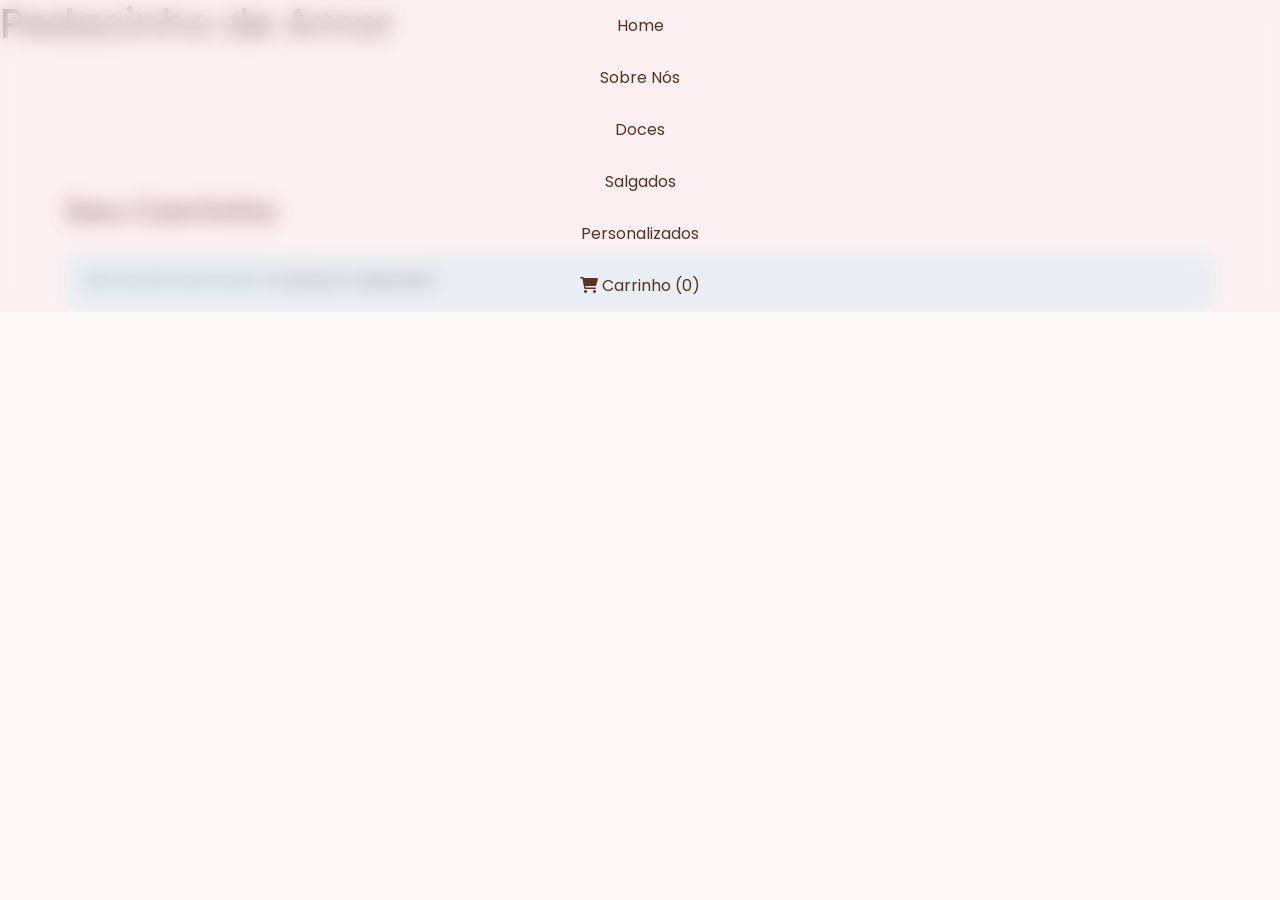
<file: carrinho.html>
<!DOCTYPE html>
<html lang="pt-br">
<head>
    <meta charset="UTF-8">
    <meta name="viewport" content="width=device-width, initial-scale=1.0">
    <title>Carrinho - Pedacinho de Amor</title>
    <link rel="stylesheet" href="css_pda/bootstrap/css/bootstrap.min.css">
    <link rel="stylesheet" href="css_pda/style_pda.css">
    <link rel="stylesheet" href="https://cdnjs.cloudflare.com/ajax/libs/font-awesome/6.0.0/css/all.min.css">
</head>
<body>
    <header>
        <h1>Pedacinho de Amor</h1>
        <nav>
            <ul>
                <li><a href="index.php">Home</a></li>
                <li><a href="sobrenos.html">Sobre Nós</a></li>
                <li><a href="doces.html">Doces</a></li>
                <li><a href="salgados.html">Salgados</a></li>
                <li><a href="personalizados.html">Personalizados</a></li>
                <li><a href="carrinho.html" class="active"><i class="fas fa-shopping-cart"></i> Carrinho (<span id="cart-count">0</span>)</a></li>
            </ul>
        </nav>
    </header>

    <div class="container">
        <h2 class="my-4">Seu Carrinho</h2>

        <div id="cart-content">
            <!-- Conteúdo do carrinho será inserido aqui via JavaScript -->
        </div>
    </div>

    <script>
        // Dados dos produtos - deve ser o mesmo que em doces.html
        const products = [
            {
                id: 1,
                nome: "Mini Vulcão de Ninho com Nutella",
                descricao: "Delicioso mini vulcão recheado",
                preco: 30.00,
                imagem: "imagens/doce1.webp",
                disponivel: true,
                categoria: "brownie"
            },
            {
                id: 2,
                nome: "Brownie de Nutella",
                descricao: "Brownie macio com cobertura de nutella",
                preco: 15.00,
                imagem: "imagens/doce2.webp",
                disponivel: true,
                categoria: "brownie"
            },
            {
                id: 3,
                nome: "Cookie Recheado de Doce de Leite",
                descricao: "Cookie crocante por fora, cremoso por dentro",
                preco: 12.00,
                imagem: "imagens/doce1.webp",
                disponivel: false,
                categoria: "outros"
            },
            {
                id: 4,
                nome: "Camafeu",
                descricao: "Doce tradicional brasileiro",
                preco: 10.00,
                imagem: "imagens/doce3.webp",
                disponivel: true,
                categoria: "cones"
            },
            {
                id: 5,
                nome: "Torta de Frango com Cream Cheese",
                descricao: "Torta salgada leve e deliciosa",
                preco: 13.00,
                imagem: "imagens/doce3.webp",
                disponivel: true,
                categoria: "tortas"
            }
        ];

        // Função para obter o carrinho do localStorage
        function getCart() {
            return JSON.parse(localStorage.getItem('cart')) || {};
        }

        // Função para salvar o carrinho no localStorage
        function saveCart(cart) {
            localStorage.setItem('cart', JSON.stringify(cart));
            updateCartCount();
            renderCart();
        }

        // Função para atualizar a contagem do carrinho no header
        function updateCartCount() {
            const cart = getCart();
            const count = Object.values(cart).reduce((sum, qty) => sum + qty, 0);
            document.getElementById('cart-count').textContent = count;
        }

        // Função para obter produto por ID
        function getProductById(id) {
            return products.find(p => p.id === parseInt(id));
        }

        // Função para atualizar quantidade de um item
        function updateQuantity(productId, newQuantity) {
            const cart = getCart();
            if (newQuantity <= 0) {
                delete cart[productId];
            } else {
                cart[productId] = newQuantity;
            }
            saveCart(cart);
        }

        // Função para remover item do carrinho
        function removeItem(productId) {
            const cart = getCart();
            delete cart[productId];
            saveCart(cart);
        }

        // Função para limpar itens indisponíveis
        function clearUnavailableItems() {
            const cart = getCart();
            const newCart = {};
            for (const [productId, qty] of Object.entries(cart)) {
                const product = getProductById(productId);
                if (product && product.disponivel) {
                    newCart[productId] = qty;
                }
            }
            saveCart(newCart);
        }

        // Função para renderizar o carrinho
        function renderCart() {
            const cart = getCart();
            const container = document.getElementById('cart-content');

            if (Object.keys(cart).length === 0) {
                container.innerHTML = '<div class="alert alert-info">Seu carrinho está vazio. <a href="doces.html">Continuar comprando</a></div>';
                return;
            }

            const availableItems = [];
            const unavailableItems = [];
            let totalItems = 0;
            let totalPrice = 0;

            for (const [productId, qty] of Object.entries(cart)) {
                const product = getProductById(productId);
                if (!product) continue;

                const item = { ...product, quantity: qty, subtotal: product.preco * qty };

                if (product.disponivel) {
                    availableItems.push(item);
                    totalItems += qty;
                    totalPrice += item.subtotal;
                } else {
                    unavailableItems.push(item);
                }
            }

            const frete = totalPrice > 0 ? 12.28 : 0;
            const totalFinal = totalPrice + frete;

            let html = '<div class="cart">';

            // Itens disponíveis
            html += '<div class="cart-items">';
            html += '<h3>Itens Disponíveis</h3>';
            if (availableItems.length === 0) {
                html += '<p>Nenhum item disponível no carrinho.</p>';
            } else {
                availableItems.forEach(item => {
                    html += `
                        <div class="cart-item">
                            <img src="${item.imagem}" alt="${item.nome}">
                            <div class="cart-item-info">
                                <h4>${item.nome}</h4>
                                <p>${item.descricao}</p>
                                <p>R$ ${item.preco.toFixed(2).replace('.', ',')}</p>
                                <div class="quantity-controls">
                                    <button class="quantity-btn" onclick="updateQuantity(${item.id}, ${item.quantity - 1})">-</button>
                                    <input type="number" class="quantity-input" value="${item.quantity}" onchange="updateQuantity(${item.id}, parseInt(this.value))" min="1">
                                    <button class="quantity-btn" onclick="updateQuantity(${item.id}, ${item.quantity + 1})">+</button>
                                </div>
                                <p>Subtotal: R$ ${item.subtotal.toFixed(2).replace('.', ',')}</p>
                                <button class="remove-btn" onclick="removeItem(${item.id})">Remover</button>
                            </div>
                        </div>
                    `;
                });
            }
            html += '</div>';

            // Resumo da compra
            html += `
                <div class="cart-summary">
                    <h4>Resumo da Compra</h4>
                    <div class="summary-row">
                        <span>Total de itens</span>
                        <span>${totalItems}</span>
                    </div>
                    <div class="summary-row">
                        <span>Subtotal</span>
                        <span>R$ ${totalPrice.toFixed(2).replace('.', ',')}</span>
                    </div>
                    <div class="summary-row">
                        <span>Frete</span>
                        <span>R$ ${frete.toFixed(2).replace('.', ',')}</span>
                    </div>
                    <div class="summary-row total">
                        <span>Total</span>
                        <span>R$ ${totalFinal.toFixed(2).replace('.', ',')}</span>
                    </div>
                    <button class="checkout-btn" onclick="checkout()" ${totalItems === 0 ? 'disabled' : ''}>Finalizar Compra</button>
                </div>
            `;

            html += '</div>';

            // Itens indisponíveis
            if (unavailableItems.length > 0) {
                html += '<div class="unavailable-section">';
                html += '<h3>Itens Indisponíveis</h3>';
                html += '<button class="clear-unavailable-btn" onclick="clearUnavailableItems()">Excluir todos os itens indisponíveis</button>';
                unavailableItems.forEach(item => {
                    html += `
                        <div class="cart-item" style="opacity: 0.6;">
                            <img src="${item.imagem}" alt="${item.nome}">
                            <div class="cart-item-info">
                                <h4>${item.nome}</h4>
                                <p>${item.descricao}</p>
                                <div class="unavailable-badge">Indisponível</div>
                                <p>Quantidade reservada: ${item.quantity}</p>
                                <button class="remove-btn" onclick="removeItem(${item.id})">Remover</button>
                            </div>
                        </div>
                    `;
                });
                html += '</div>';
            }

            container.innerHTML = html;
        }

        // Função para finalizar compra
        function checkout() {
            alert('Compra finalizada! Em um sistema real, isso redirecionaria para o checkout.');
            // Aqui poderia redirecionar para uma página de checkout ou processar o pedido
        }

        // Inicialização da página
        document.addEventListener('DOMContentLoaded', () => {
            updateCartCount();
            renderCart();
        });
    </script>

    <script src="js/bootstrap/bootstrap.bundle.min.js"></script>
</body>
</html>
</file>
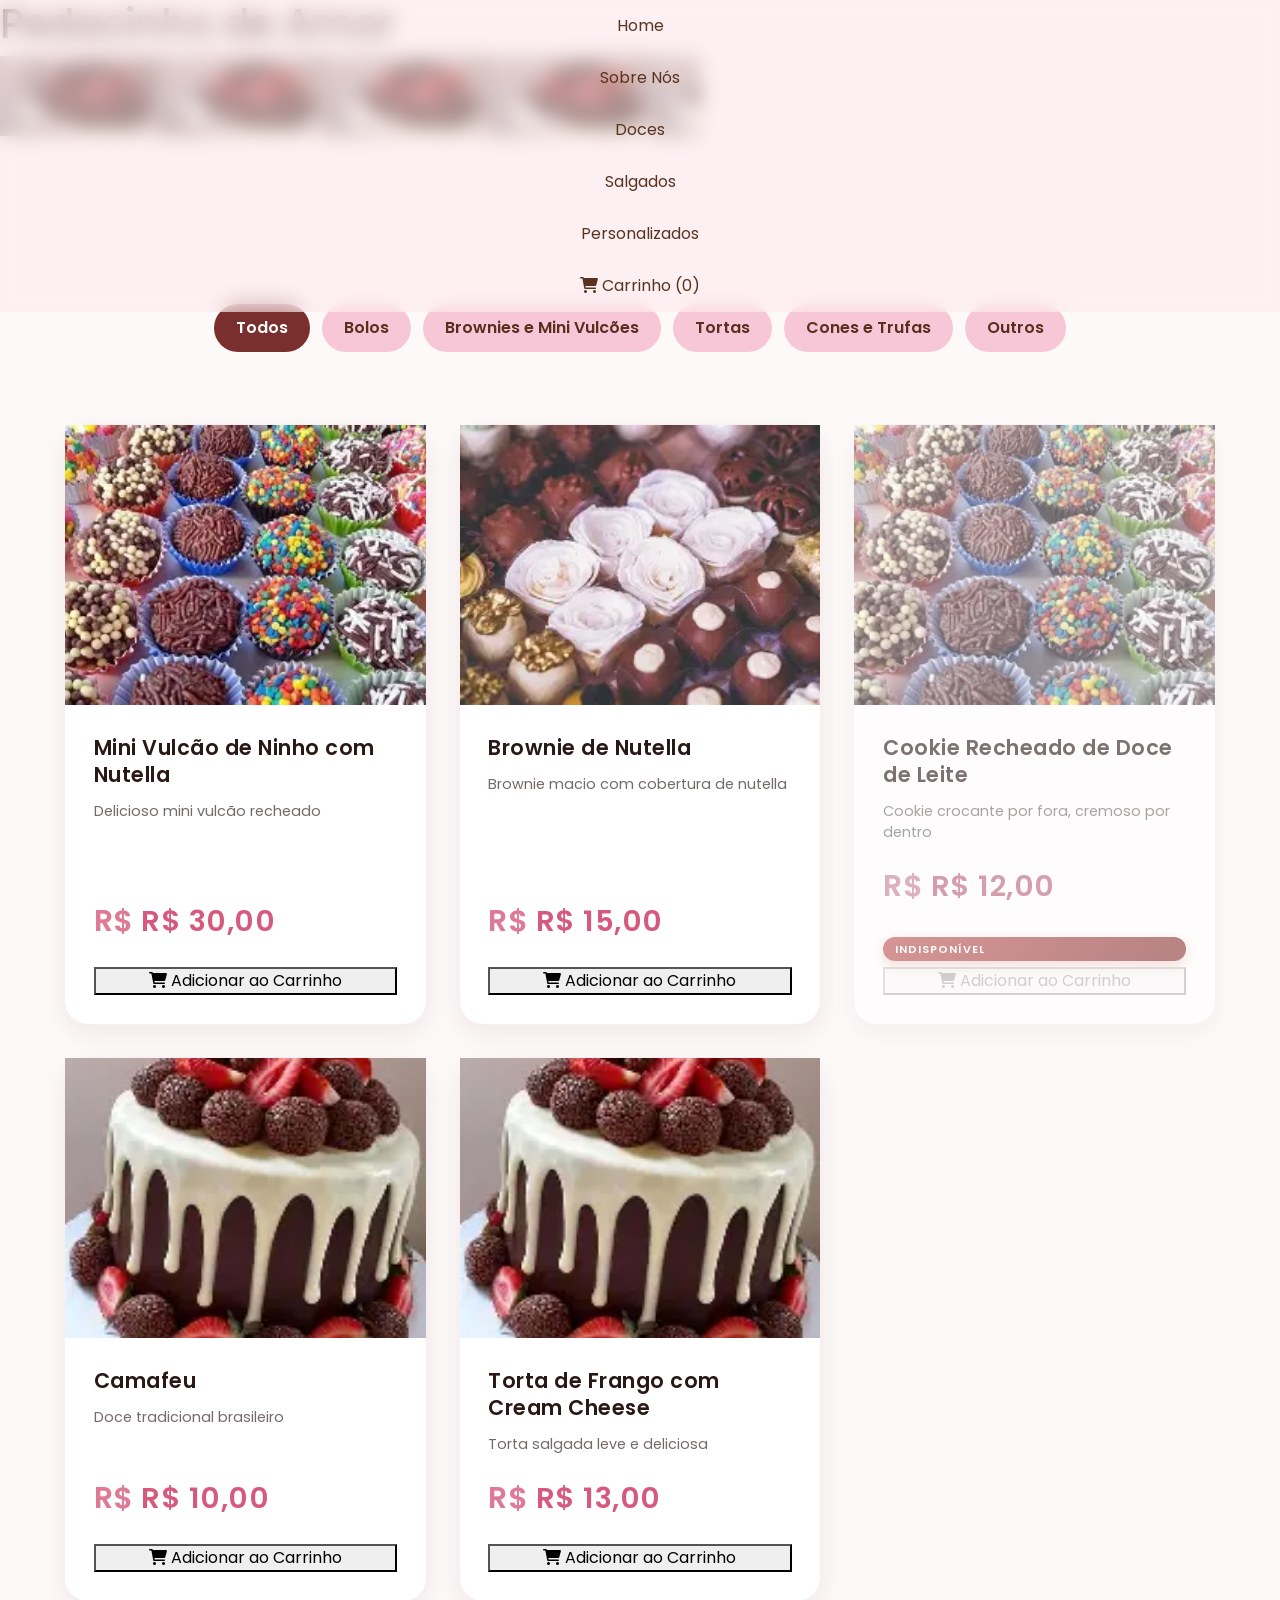
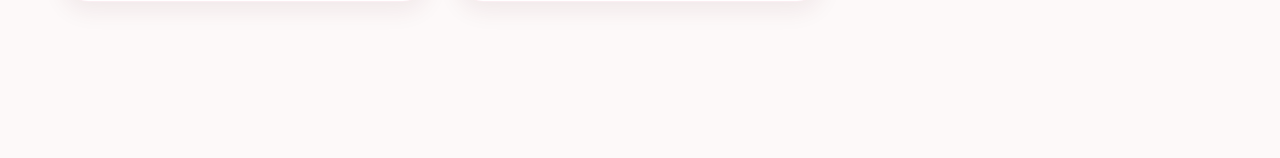
<file: doces.html>
﻿<!DOCTYPE html>
<html lang="pt-br">
<head>
    <meta charset="UTF-8">
    <meta name="viewport" content="width=device-width, initial-scale=1.0">
    <title>Doces - Pedacinho de Amor</title>
    <link rel="stylesheet" href="css_pda/bootstrap/css/bootstrap.min.css">
    <link rel="stylesheet" href="css_pda/style_pda.css">
    <link rel="stylesheet" href="https://cdnjs.cloudflare.com/ajax/libs/font-awesome/6.0.0/css/all.min.css">
</head>
<body>
    <header>
        <h1>Pedacinho de Amor</h1>
        <nav>
            <ul>
                <li><a href="index.php">Home</a></li>
                <li><a href="sobrenos.html">Sobre Nós</a></li>
                <li><a href="doces.html" class="active">Doces</a></li>
                <li><a href="salgados.html">Salgados</a></li>
                <li><a href="personalizados.html">Personalizados</a></li>
                <li><a href="carrinho.html"><i class="fas fa-shopping-cart"></i> Carrinho (<span id="cart-count">0</span>)</a></li>
            </ul>
        </nav>
    </header>

    <div id="toast" class="toast-notification"></div>

    <main>
        <section class="doces-hero" style="background-image:url('imagens/doce3.webp');">
            <div class="doces-hero__overlay"></div>
            <div class="doces-hero__content">
                <h1>DOCES</h1>
                <p>Deliciosamente feitos com carinho!</p>
            </div>
        </section>

        <div class="container">
            <div class="filter-buttons" id="filter-buttons">
                <button class="filter-btn active" data-filter="all">Todos</button>
                <button class="filter-btn" data-filter="bolos">Bolos</button>
                <button class="filter-btn" data-filter="brownie">Brownies e Mini Vulcões</button>
                <button class="filter-btn" data-filter="tortas">Tortas</button>
                <button class="filter-btn" data-filter="cones">Cones e Trufas</button>
                <button class="filter-btn" data-filter="outros">Outros</button>
            </div>

            <div id="products-container">
                <!-- Produtos serão inseridos aqui via JavaScript -->
            </div>
        </div>
    </main>

    <script>
        // Dados dos produtos - em um sistema real, isso viria de uma API ou banco de dados
        const products = [
            {
                id: 1,
                nome: "Mini Vulcão de Ninho com Nutella",
                descricao: "Delicioso mini vulcão recheado",
                preco: 30.00,
                imagem: "imagens/doce1.webp",
                disponivel: true,
                categoria: "brownie"
            },
            {
                id: 2,
                nome: "Brownie de Nutella",
                descricao: "Brownie macio com cobertura de nutella",
                preco: 15.00,
                imagem: "imagens/doce2.webp",
                disponivel: true,
                categoria: "brownie"
            },
            {
                id: 3,
                nome: "Cookie Recheado de Doce de Leite",
                descricao: "Cookie crocante por fora, cremoso por dentro",
                preco: 12.00,
                imagem: "imagens/doce1.webp",
                disponivel: false,
                categoria: "outros"
            },
            {
                id: 4,
                nome: "Camafeu",
                descricao: "Doce tradicional brasileiro",
                preco: 10.00,
                imagem: "imagens/doce3.webp",
                disponivel: true,
                categoria: "cones"
            },
            {
                id: 5,
                nome: "Torta de Frango com Cream Cheese",
                descricao: "Torta salgada leve e deliciosa",
                preco: 13.00,
                imagem: "imagens/doce3.webp",
                disponivel: true,
                categoria: "tortas"
            }
        ];

        // Função para obter o carrinho do localStorage
        function getCart() {
            return JSON.parse(localStorage.getItem('cart')) || {};
        }

        // Função para salvar o carrinho no localStorage
        function saveCart(cart) {
            localStorage.setItem('cart', JSON.stringify(cart));
            updateCartCount();
        }

        // Função para atualizar a contagem do carrinho no header
        function updateCartCount() {
            const cart = getCart();
            const count = Object.values(cart).reduce((sum, qty) => sum + qty, 0);
            document.getElementById('cart-count').textContent = count;
        }

        // Função para adicionar produto ao carrinho
        function addToCart(productId) {
            const cart = getCart();
            cart[productId] = (cart[productId] || 0) + 1;
            saveCart(cart);
            alert('Produto adicionado ao carrinho!');
        }

        // Função para renderizar produtos
        function renderProducts(filter = 'all') {
            const container = document.getElementById('products-container');
            container.innerHTML = '';

            const filteredProducts = filter === 'all' ? products : products.filter(p => p.categoria === filter);

            filteredProducts.forEach(product => {
                const productCard = document.createElement('div');
                productCard.className = `product-card ${!product.disponivel ? 'unavailable' : ''}`;

                productCard.innerHTML = `
                    <img src="${product.imagem}" alt="${product.nome}">
                    <div class="product-info">
                        <h3>${product.nome}</h3>
                        <p>${product.descricao}</p>
                        <div class="product-price">R$ ${product.preco.toFixed(2).replace('.', ',')}</div>
                        ${!product.disponivel ? '<div class="unavailable-badge">Indisponível</div>' : ''}
                        <button class="add-to-cart-btn" onclick="addToCart(${product.id})" ${!product.disponivel ? 'disabled' : ''}>
                            <i class="fas fa-shopping-cart"></i> Adicionar ao Carrinho
                        </button>
                    </div>
                `;

                container.appendChild(productCard);
            });
        }

        // Função para configurar filtros
        function setupFilters() {
            const filterButtons = document.querySelectorAll('.filter-btn');

            filterButtons.forEach(btn => {
                btn.addEventListener('click', () => {
                    filterButtons.forEach(b => b.classList.remove('active'));
                    btn.classList.add('active');
                    renderProducts(btn.dataset.filter);
                });
            });
        }

        // Inicialização da página
        document.addEventListener('DOMContentLoaded', () => {
            updateCartCount();
            renderProducts();
            setupFilters();
        });
    </script>

    <script src="js/bootstrap/bootstrap.bundle.min.js"></script>
</body>
</html>
</file>
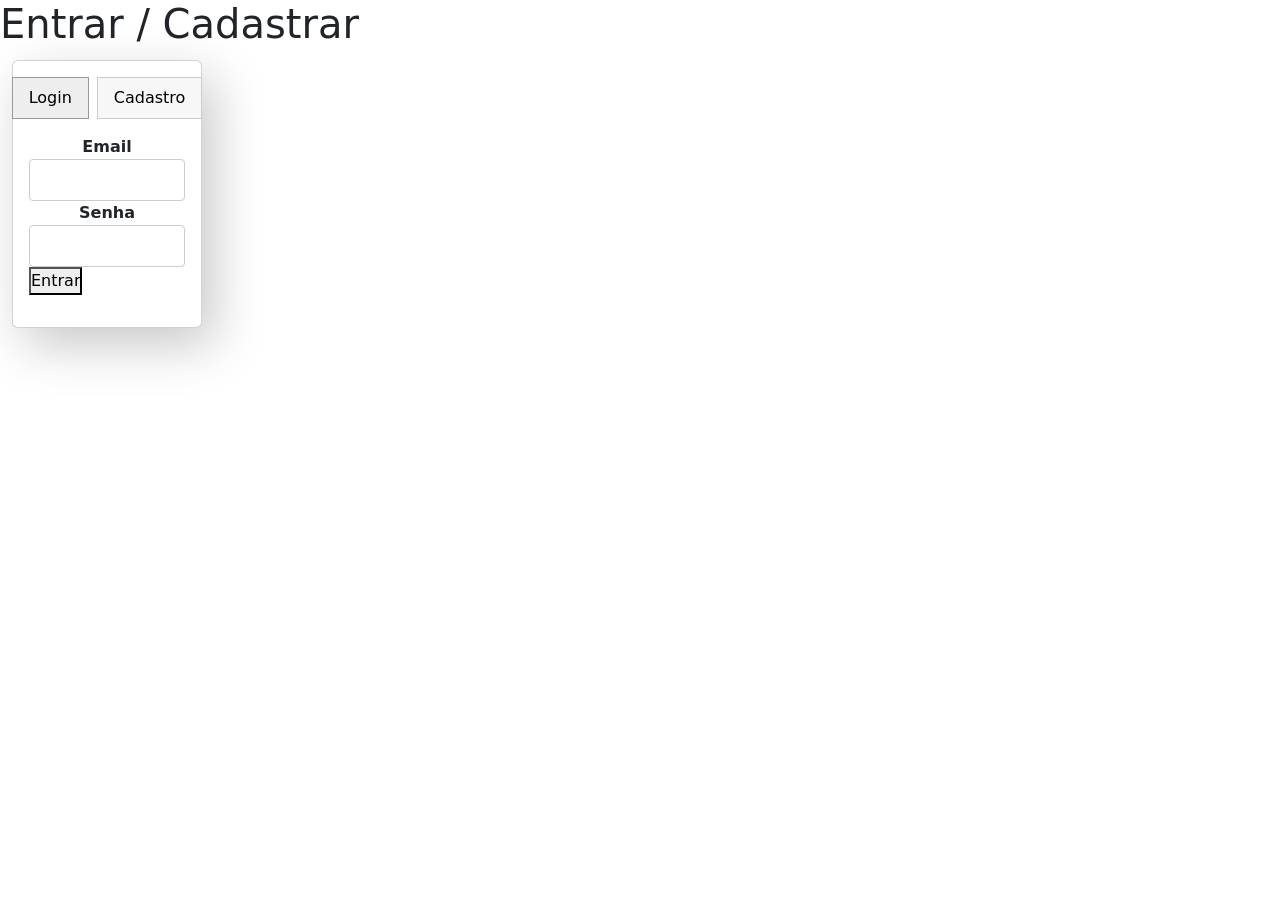
<file: login.html>
<!DOCTYPE html>
<html lang="pt-br">
<head>
    <meta charset="utf-8">
    <meta name="viewport" content="width=device-width,initial-scale=1">
    <title>Login - Pedacinho de Amor</title>
    <link rel="stylesheet" href="css/style_pda.css">
    <link rel="stylesheet" href="css/bootstrap/bootstrap.min.css">
</head>
<body>
    <h1>Entrar / Cadastrar</h1>
    <div class="card">
        <div class="tabs">
            <button id="tab-login" class="active">Login</button>
            <button id="tab-register">Cadastro</button>
        </div>

        <form id="loginForm" class="active">
            <label>Email</label>
            <input type="email" id="loginEmail" required>
            <label>Senha</label>
            <input type="password" id="loginPassword" required>
            <div class="actions">
                <button type="button" id="btnLogin">Entrar</button>
            </div>
            <p id="loginMsg"></p>
        </form>

        <form id="registerForm">
            <label>Nome</label>
            <input type="text" id="regName" required>
            <label>Email</label>
            <input type="email" id="regEmail" required>
            <label>Senha</label>
            <input type="password" id="regPassword" required>
            <label>Confirmar senha</label>
            <input type="password" id="regPassword2" required>
            <div class="actions">
                <button type="button" id="btnRegister">Cadastrar</button>
            </div>
            <p id="regMsg"></p>
        </form>
    </div>

<script>
// Simple demo auth using localStorage (NOT for production)
function getUsers(){
    try{return JSON.parse(localStorage.getItem('pda_users')||'{}')}catch(e){return{}}
}
function saveUsers(u){localStorage.setItem('pda_users', JSON.stringify(u))}

// Tabs
const tabLogin = document.getElementById('tab-login');
const tabRegister = document.getElementById('tab-register');
const loginForm = document.getElementById('loginForm');
const registerForm = document.getElementById('registerForm');

tabLogin.addEventListener('click', ()=>{tabLogin.classList.add('active');tabRegister.classList.remove('active');loginForm.classList.add('active');registerForm.classList.remove('active')});
tabRegister.addEventListener('click', ()=>{tabRegister.classList.add('active');tabLogin.classList.remove('active');registerForm.classList.add('active');loginForm.classList.remove('active')});

// Register
document.getElementById('btnRegister').addEventListener('click', ()=>{
    const name = document.getElementById('regName').value.trim();
    const email = document.getElementById('regEmail').value.trim().toLowerCase();
    const pass = document.getElementById('regPassword').value;
    const pass2 = document.getElementById('regPassword2').value;
    const msg = document.getElementById('regMsg');
    msg.className=''; msg.textContent='';
    if(!name||!email||!pass){msg.className='error'; msg.textContent='Preencha todos os campos.'; return}
    if(pass !== pass2){msg.className='error'; msg.textContent='Senhas não conferem.'; return}
    const users = getUsers();
    if(users[email]){msg.className='error'; msg.textContent='Email já cadastrado.'; return}
    users[email] = {name, password: pass};
    saveUsers(users);
    msg.className='message'; msg.textContent='Cadastro realizado. Você pode entrar agora.';
    // switch to login
    tabLogin.click();
});

// Login
document.getElementById('btnLogin').addEventListener('click', ()=>{
    const email = document.getElementById('loginEmail').value.trim().toLowerCase();
    const pass = document.getElementById('loginPassword').value;
    const msg = document.getElementById('loginMsg');
    msg.className=''; msg.textContent='';
    if(!email||!pass){msg.className='error'; msg.textContent='Preencha email e senha.'; return}
    const users = getUsers();
    const user = users[email];
    if(!user || user.password !== pass){msg.className='error'; msg.textContent='Email ou senha inválidos.'; return}
    msg.className='message'; msg.textContent=`Olá, ${user.name}! Login efetuado.`;
    // example: redirect to index
    setTimeout(()=>{window.location.href='index.html'},800);
});
</script>
</body>
</html>
</file>
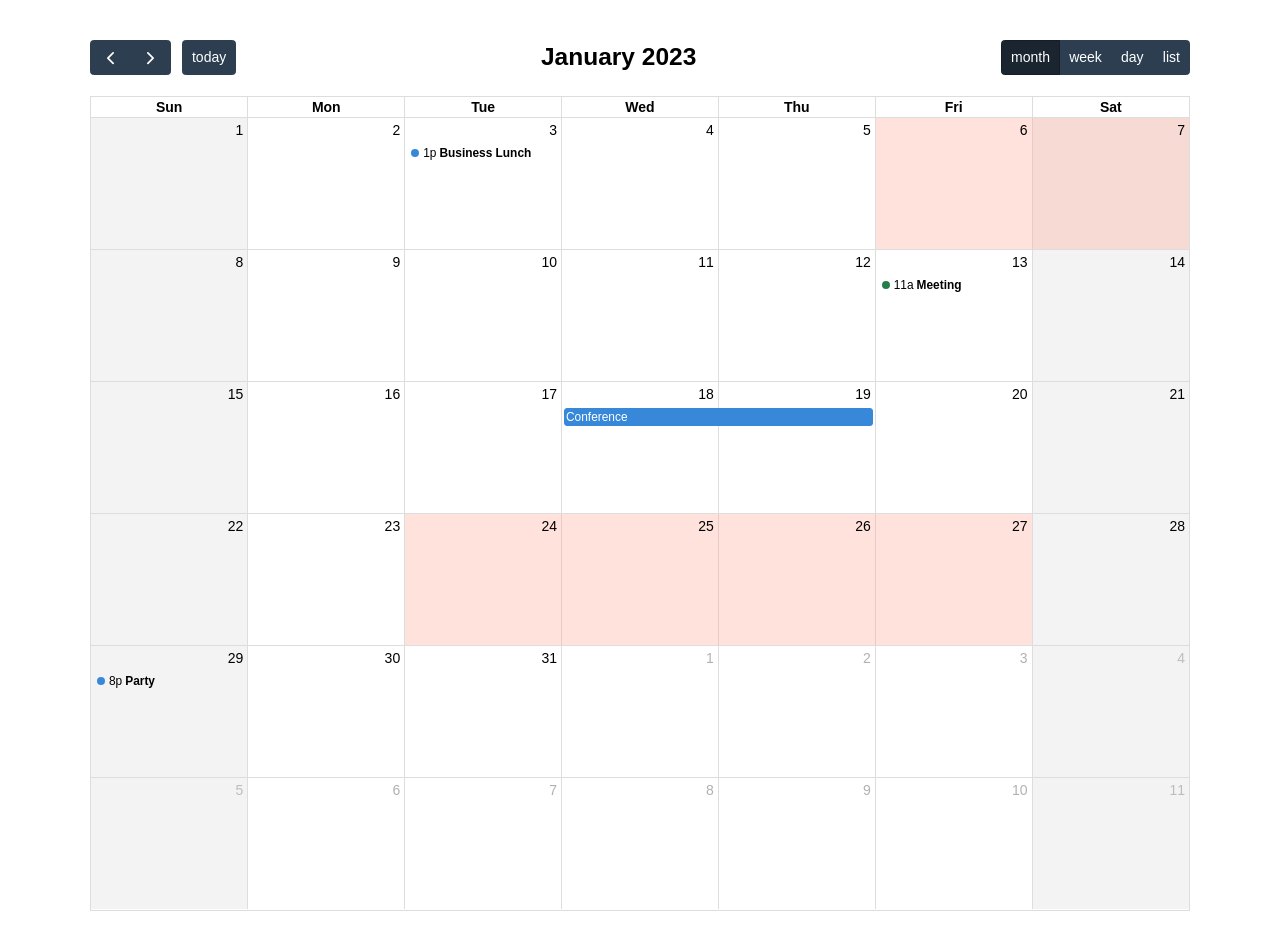
<file: examples/background-events.html>
<!DOCTYPE html>
<html>
<head>
<meta charset='utf-8' />
<script src='../dist/index.global.js'></script>
<script>

  document.addEventListener('DOMContentLoaded', function() {
    var calendarEl = document.getElementById('calendar');

    var calendar = new FullCalendar.Calendar(calendarEl, {
      headerToolbar: {
        left: 'prev,next today',
        center: 'title',
        right: 'dayGridMonth,timeGridWeek,timeGridDay,listMonth'
      },
      initialDate: '2023-01-12',
      navLinks: true, // can click day/week names to navigate views
      businessHours: true, // display business hours
      editable: true,
      selectable: true,
      events: [
        {
          title: 'Business Lunch',
          start: '2023-01-03T13:00:00',
          constraint: 'businessHours'
        },
        {
          title: 'Meeting',
          start: '2023-01-13T11:00:00',
          constraint: 'availableForMeeting', // defined below
          color: '#257e4a'
        },
        {
          title: 'Conference',
          start: '2023-01-18',
          end: '2023-01-20'
        },
        {
          title: 'Party',
          start: '2023-01-29T20:00:00'
        },

        // areas where "Meeting" must be dropped
        {
          groupId: 'availableForMeeting',
          start: '2023-01-11T10:00:00',
          end: '2023-01-11T16:00:00',
          display: 'background'
        },
        {
          groupId: 'availableForMeeting',
          start: '2023-01-13T10:00:00',
          end: '2023-01-13T16:00:00',
          display: 'background'
        },

        // red areas where no events can be dropped
        {
          start: '2023-01-24',
          end: '2023-01-28',
          overlap: false,
          display: 'background',
          color: '#ff9f89'
        },
        {
          start: '2023-01-06',
          end: '2023-01-08',
          overlap: false,
          display: 'background',
          color: '#ff9f89'
        }
      ]
    });

    calendar.render();
  });

</script>
<style>

  body {
    margin: 40px 10px;
    padding: 0;
    font-family: Arial, Helvetica Neue, Helvetica, sans-serif;
    font-size: 14px;
  }

  #calendar {
    max-width: 1100px;
    margin: 0 auto;
  }

</style>
</head>
<body>

  <div id='calendar'></div>

</body>
</html>
</file>
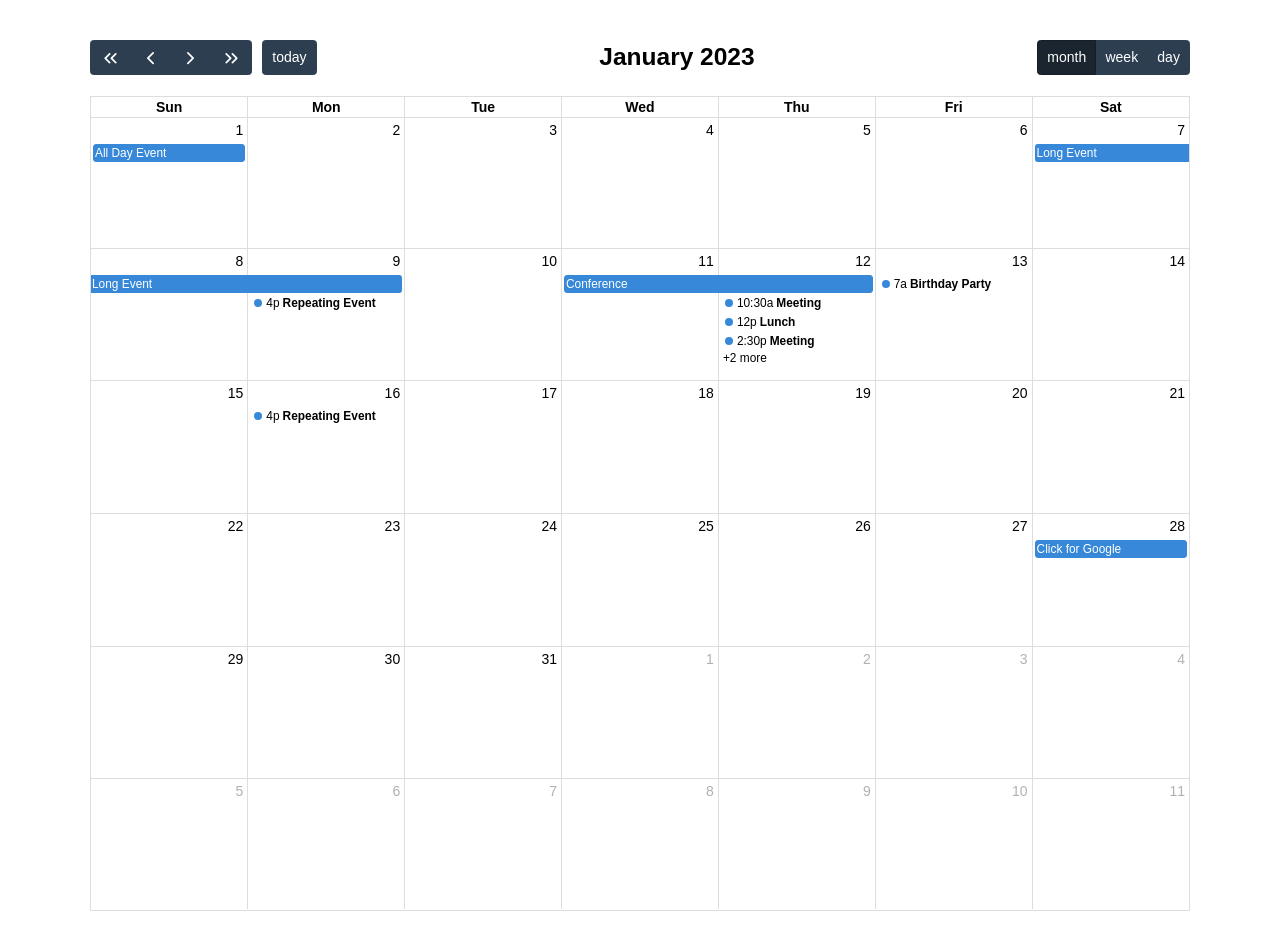
<file: examples/daygrid-views.html>
<!DOCTYPE html>
<html>
<head>
<meta charset='utf-8' />
<script src='../dist/index.global.js'></script>
<script>

  document.addEventListener('DOMContentLoaded', function() {
    var calendarEl = document.getElementById('calendar');

    var calendar = new FullCalendar.Calendar(calendarEl, {
      headerToolbar: {
        left: 'prevYear,prev,next,nextYear today',
        center: 'title',
        right: 'dayGridMonth,dayGridWeek,dayGridDay'
      },
      initialDate: '2023-01-12',
      navLinks: true, // can click day/week names to navigate views
      editable: true,
      dayMaxEvents: true, // allow "more" link when too many events
      events: [
        {
          title: 'All Day Event',
          start: '2023-01-01'
        },
        {
          title: 'Long Event',
          start: '2023-01-07',
          end: '2023-01-10'
        },
        {
          groupId: 999,
          title: 'Repeating Event',
          start: '2023-01-09T16:00:00'
        },
        {
          groupId: 999,
          title: 'Repeating Event',
          start: '2023-01-16T16:00:00'
        },
        {
          title: 'Conference',
          start: '2023-01-11',
          end: '2023-01-13'
        },
        {
          title: 'Meeting',
          start: '2023-01-12T10:30:00',
          end: '2023-01-12T12:30:00'
        },
        {
          title: 'Lunch',
          start: '2023-01-12T12:00:00'
        },
        {
          title: 'Meeting',
          start: '2023-01-12T14:30:00'
        },
        {
          title: 'Happy Hour',
          start: '2023-01-12T17:30:00'
        },
        {
          title: 'Dinner',
          start: '2023-01-12T20:00:00'
        },
        {
          title: 'Birthday Party',
          start: '2023-01-13T07:00:00'
        },
        {
          title: 'Click for Google',
          url: 'http://google.com/',
          start: '2023-01-28'
        }
      ]
    });

    calendar.render();
  });

</script>
<style>

  body {
    margin: 40px 10px;
    padding: 0;
    font-family: Arial, Helvetica Neue, Helvetica, sans-serif;
    font-size: 14px;
  }

  #calendar {
    max-width: 1100px;
    margin: 0 auto;
  }

</style>
</head>
<body>

  <div id='calendar'></div>

</body>
</html>
</file>
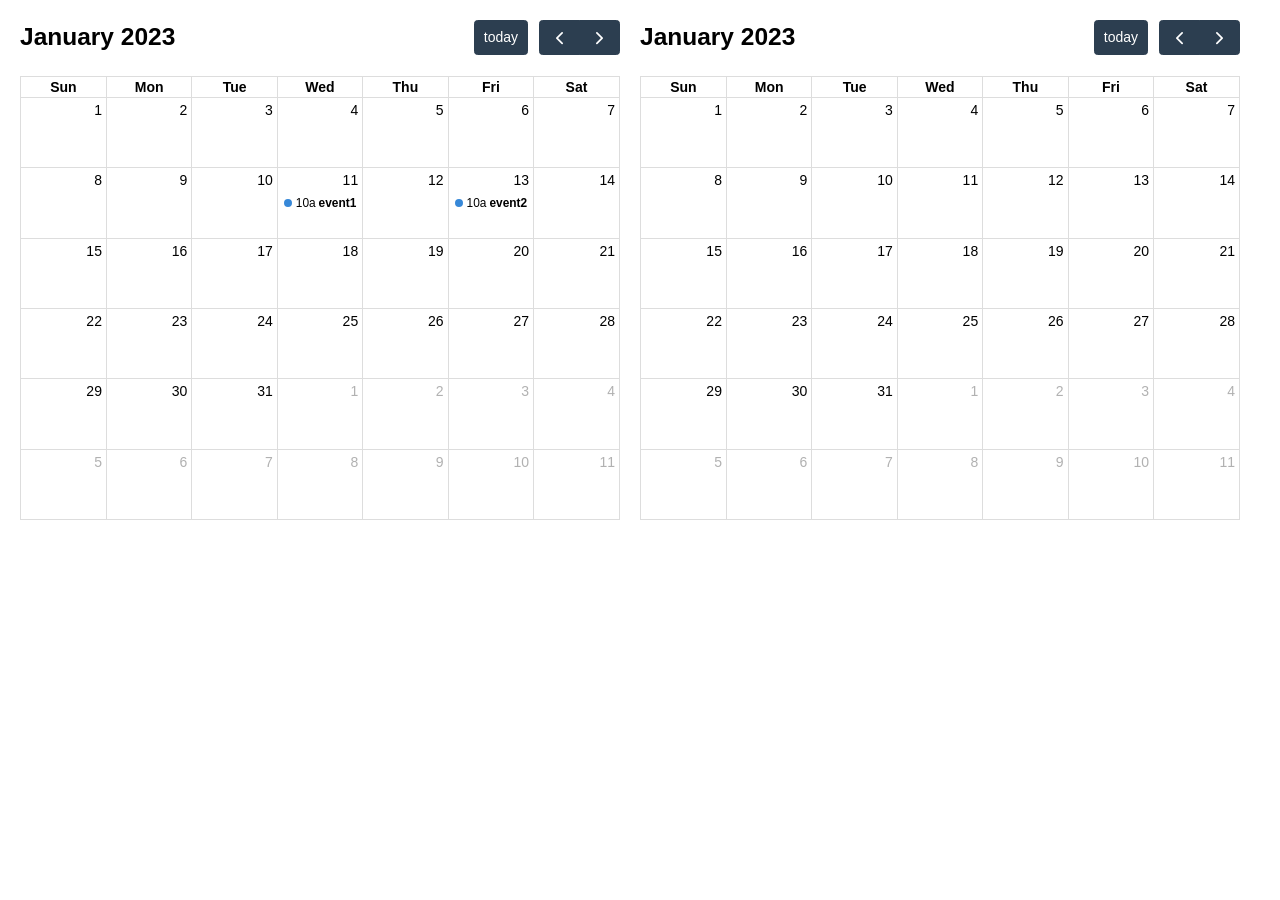
<file: examples/external-dragging-2cals.html>
<!DOCTYPE html>
<html>
<head>
<meta charset='utf-8' />
<script src='../dist/index.global.js'></script>
<script>

  document.addEventListener('DOMContentLoaded', function() {
    var srcCalendarEl = document.getElementById('source-calendar');
    var destCalendarEl = document.getElementById('destination-calendar');

    var srcCalendar = new FullCalendar.Calendar(srcCalendarEl, {
      editable: true,
      initialDate: '2023-01-12',
      events: [
        {
          title: 'event1',
          start: '2023-01-11T10:00:00',
          end: '2023-01-11T16:00:00'
        },
        {
          title: 'event2',
          start: '2023-01-13T10:00:00',
          end: '2023-01-13T16:00:00'
        }
      ],
      eventLeave: function(info) {
        console.log('event left!', info.event);
      }
    });

    var destCalendar = new FullCalendar.Calendar(destCalendarEl, {
      initialDate: '2023-01-12',
      editable: true,
      droppable: true, // will let it receive events!
      eventReceive: function(info) {
        console.log('event received!', info.event);
      }
    });

    srcCalendar.render();
    destCalendar.render();
  });

</script>
<style>

  body {
    margin: 20px 0 0 20px;
    font-size: 14px;
    font-family: Arial, Helvetica Neue, Helvetica, sans-serif;
  }

  #source-calendar,
  #destination-calendar {
    float: left;
    width: 600px;
    margin: 0 20px 20px 0;
  }

</style>
</head>
<body>

  <div id='source-calendar'></div>
  <div id='destination-calendar'></div>

</body>
</html>
</file>
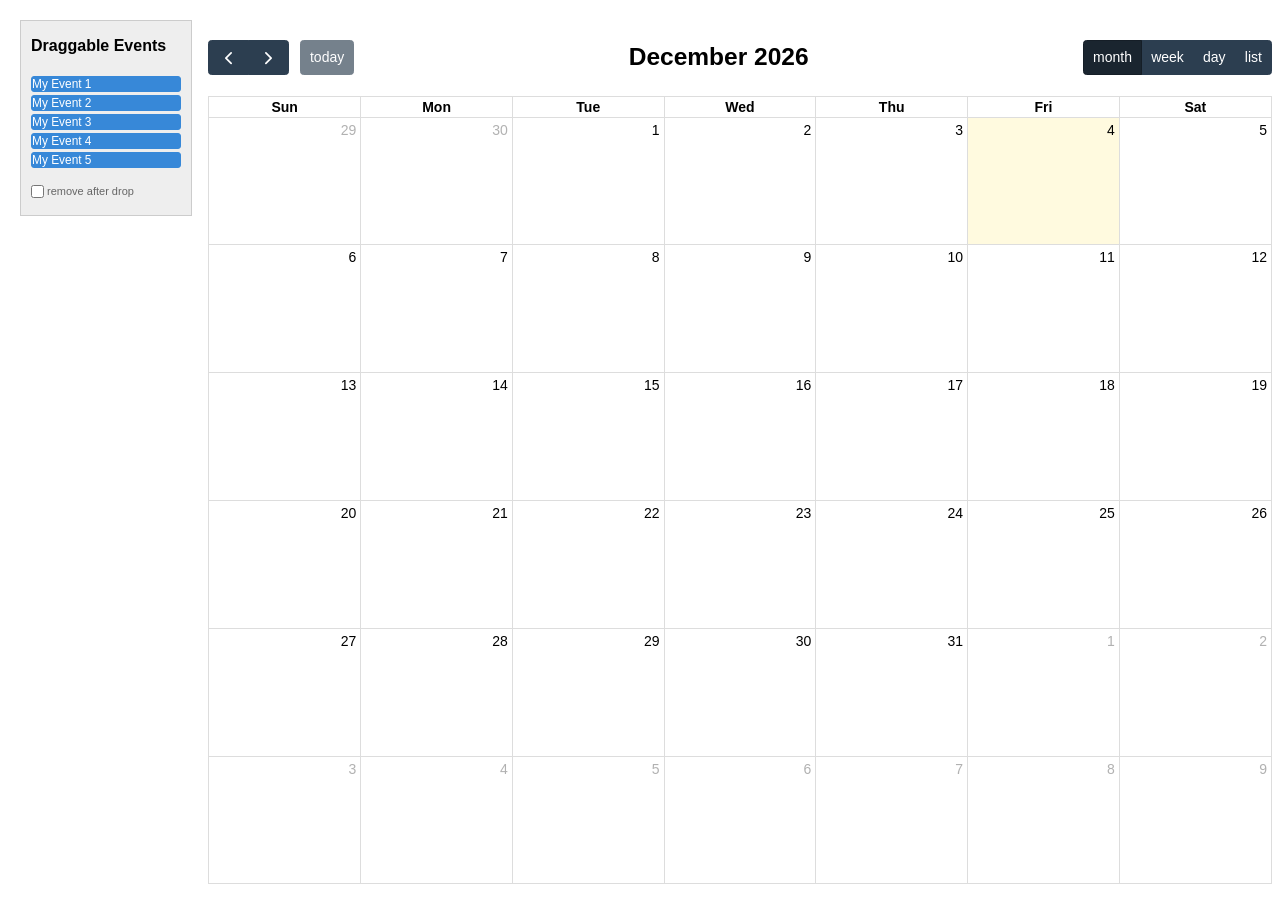
<file: examples/external-dragging-builtin.html>
<!DOCTYPE html>
<html>
<head>
<meta charset='utf-8' />
<script src='../dist/index.global.js'></script>
<script>

  document.addEventListener('DOMContentLoaded', function() {

    /* initialize the external events
    -----------------------------------------------------------------*/

    var containerEl = document.getElementById('external-events-list');
    new FullCalendar.Draggable(containerEl, {
      itemSelector: '.fc-event',
      eventData: function(eventEl) {
        return {
          title: eventEl.innerText.trim()
        }
      }
    });

    //// the individual way to do it
    // var containerEl = document.getElementById('external-events-list');
    // var eventEls = Array.prototype.slice.call(
    //   containerEl.querySelectorAll('.fc-event')
    // );
    // eventEls.forEach(function(eventEl) {
    //   new FullCalendar.Draggable(eventEl, {
    //     eventData: {
    //       title: eventEl.innerText.trim(),
    //     }
    //   });
    // });

    /* initialize the calendar
    -----------------------------------------------------------------*/

    var calendarEl = document.getElementById('calendar');
    var calendar = new FullCalendar.Calendar(calendarEl, {
      headerToolbar: {
        left: 'prev,next today',
        center: 'title',
        right: 'dayGridMonth,timeGridWeek,timeGridDay,listWeek'
      },
      editable: true,
      droppable: true, // this allows things to be dropped onto the calendar
      drop: function(arg) {
        // is the "remove after drop" checkbox checked?
        if (document.getElementById('drop-remove').checked) {
          // if so, remove the element from the "Draggable Events" list
          arg.draggedEl.parentNode.removeChild(arg.draggedEl);
        }
      }
    });
    calendar.render();

  });

</script>
<style>

  body {
    margin-top: 40px;
    font-size: 14px;
    font-family: Arial, Helvetica Neue, Helvetica, sans-serif;
  }

  #external-events {
    position: fixed;
    left: 20px;
    top: 20px;
    width: 150px;
    padding: 0 10px;
    border: 1px solid #ccc;
    background: #eee;
    text-align: left;
  }

  #external-events h4 {
    font-size: 16px;
    margin-top: 0;
    padding-top: 1em;
  }

  #external-events .fc-event {
    margin: 3px 0;
    cursor: move;
  }

  #external-events p {
    margin: 1.5em 0;
    font-size: 11px;
    color: #666;
  }

  #external-events p input {
    margin: 0;
    vertical-align: middle;
  }

  #calendar-wrap {
    margin-left: 200px;
  }

  #calendar {
    max-width: 1100px;
    margin: 0 auto;
  }

</style>
</head>
<body>
  <div id='wrap'>

    <div id='external-events'>
      <h4>Draggable Events</h4>

      <div id='external-events-list'>
        <div class='fc-event fc-h-event fc-daygrid-event fc-daygrid-block-event'>
          <div class='fc-event-main'>My Event 1</div>
        </div>
        <div class='fc-event fc-h-event fc-daygrid-event fc-daygrid-block-event'>
          <div class='fc-event-main'>My Event 2</div>
        </div>
        <div class='fc-event fc-h-event fc-daygrid-event fc-daygrid-block-event'>
          <div class='fc-event-main'>My Event 3</div>
        </div>
        <div class='fc-event fc-h-event fc-daygrid-event fc-daygrid-block-event'>
          <div class='fc-event-main'>My Event 4</div>
        </div>
        <div class='fc-event fc-h-event fc-daygrid-event fc-daygrid-block-event'>
          <div class='fc-event-main'>My Event 5</div>
        </div>
      </div>

      <p>
        <input type='checkbox' id='drop-remove' />
        <label for='drop-remove'>remove after drop</label>
      </p>
    </div>

    <div id='calendar-wrap'>
      <div id='calendar'></div>
    </div>

  </div>
</body>
</html>
</file>
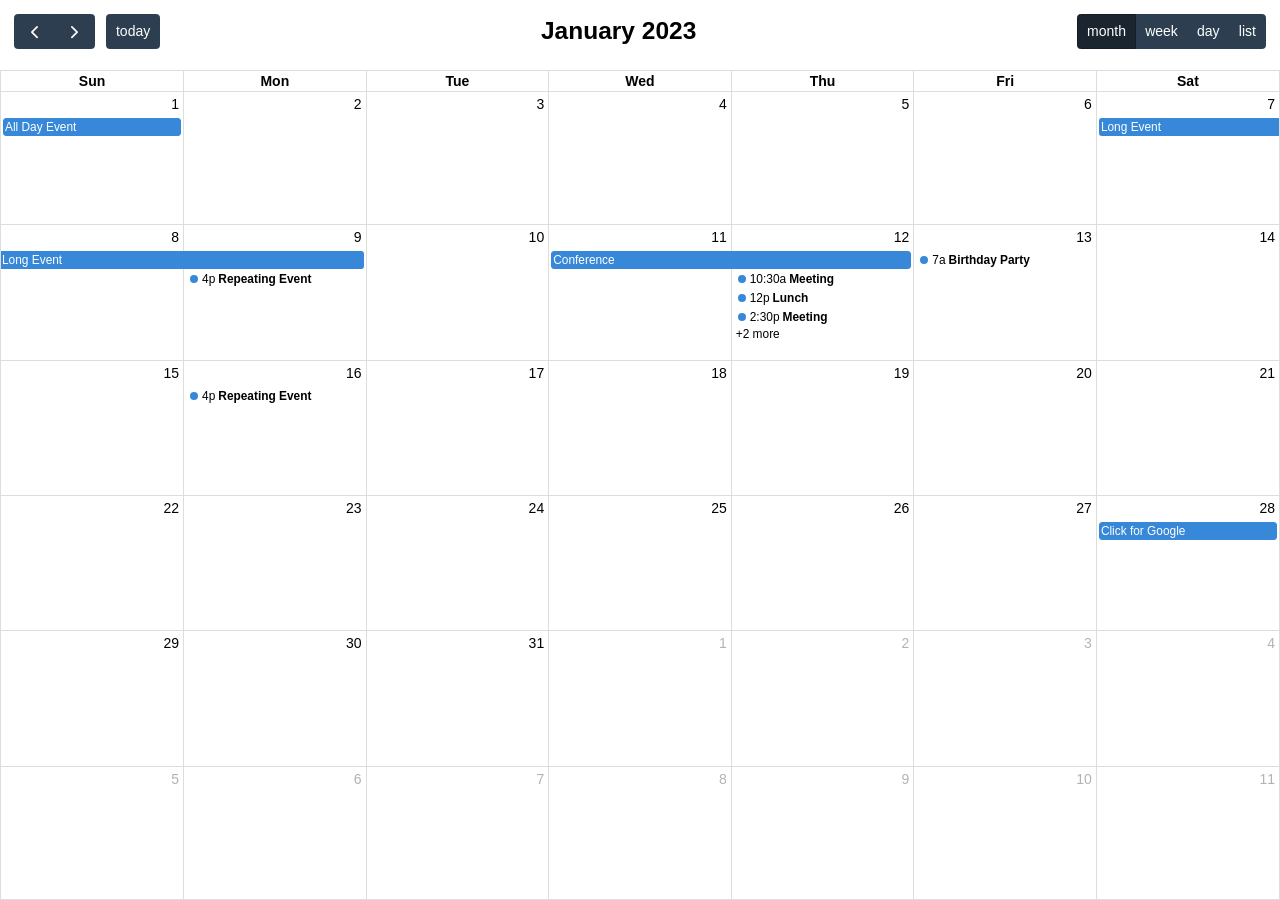
<file: examples/full-height.html>
<!DOCTYPE html>
<html>
<head>
<meta charset='utf-8' />
<script src='../dist/index.global.js'></script>
<script>

  document.addEventListener('DOMContentLoaded', function() {
    var calendarEl = document.getElementById('calendar');

    var calendar = new FullCalendar.Calendar(calendarEl, {
      height: '100%',
      expandRows: true,
      slotMinTime: '08:00',
      slotMaxTime: '20:00',
      headerToolbar: {
        left: 'prev,next today',
        center: 'title',
        right: 'dayGridMonth,timeGridWeek,timeGridDay,listWeek'
      },
      initialView: 'dayGridMonth',
      initialDate: '2023-01-12',
      navLinks: true, // can click day/week names to navigate views
      editable: true,
      selectable: true,
      nowIndicator: true,
      dayMaxEvents: true, // allow "more" link when too many events
      events: [
        {
          title: 'All Day Event',
          start: '2023-01-01',
        },
        {
          title: 'Long Event',
          start: '2023-01-07',
          end: '2023-01-10'
        },
        {
          groupId: 999,
          title: 'Repeating Event',
          start: '2023-01-09T16:00:00'
        },
        {
          groupId: 999,
          title: 'Repeating Event',
          start: '2023-01-16T16:00:00'
        },
        {
          title: 'Conference',
          start: '2023-01-11',
          end: '2023-01-13'
        },
        {
          title: 'Meeting',
          start: '2023-01-12T10:30:00',
          end: '2023-01-12T12:30:00'
        },
        {
          title: 'Lunch',
          start: '2023-01-12T12:00:00'
        },
        {
          title: 'Meeting',
          start: '2023-01-12T14:30:00'
        },
        {
          title: 'Happy Hour',
          start: '2023-01-12T17:30:00'
        },
        {
          title: 'Dinner',
          start: '2023-01-12T20:00:00'
        },
        {
          title: 'Birthday Party',
          start: '2023-01-13T07:00:00'
        },
        {
          title: 'Click for Google',
          url: 'http://google.com/',
          start: '2023-01-28'
        }
      ]
    });

    calendar.render();
  });

</script>
<style>

  html, body {
    overflow: hidden; /* don't do scrollbars */
    font-family: Arial, Helvetica Neue, Helvetica, sans-serif;
    font-size: 14px;
  }

  #calendar-container {
    position: fixed;
    top: 0;
    left: 0;
    right: 0;
    bottom: 0;
  }

  .fc-header-toolbar {
    /*
    the calendar will be butting up against the edges,
    but let's scoot in the header's buttons
    */
    padding-top: 1em;
    padding-left: 1em;
    padding-right: 1em;
  }

</style>
</head>
<body>

  <div id='calendar-container'>
    <div id='calendar'></div>
  </div>

</body>
</html>
</file>
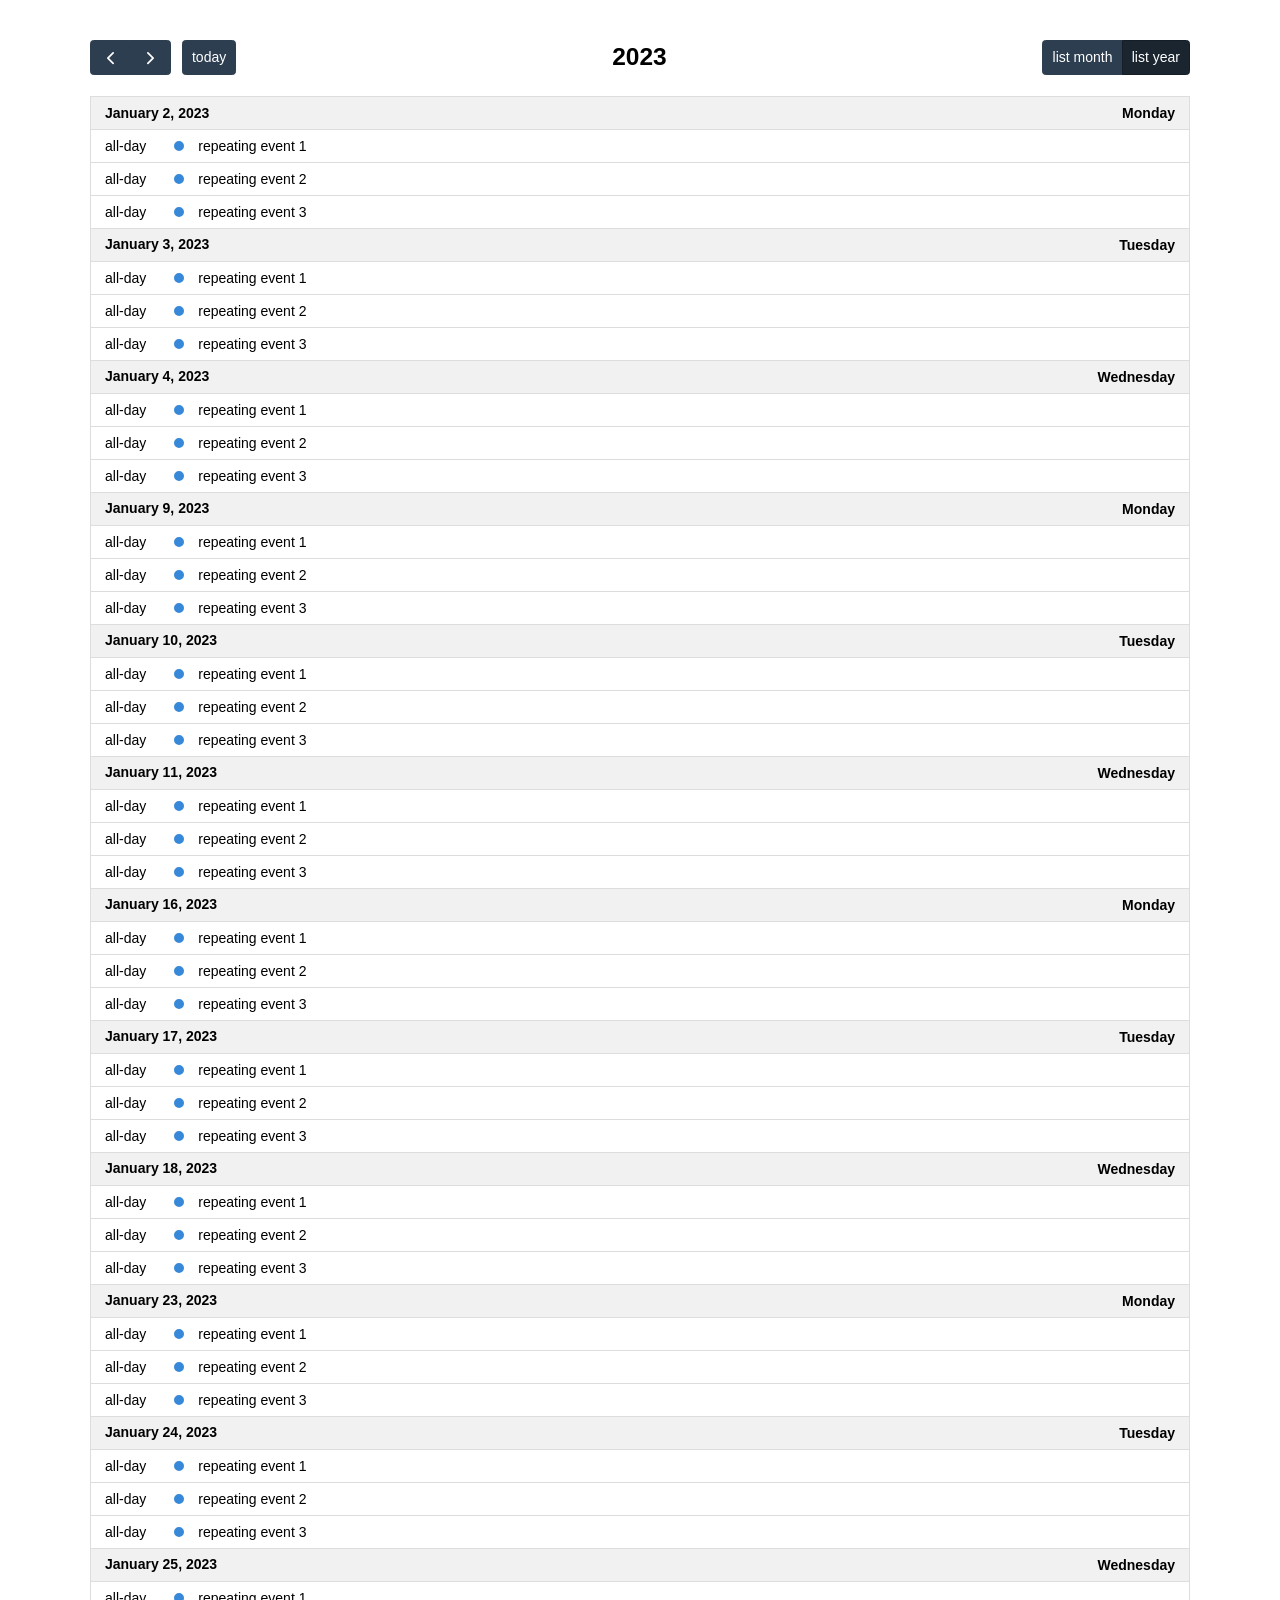
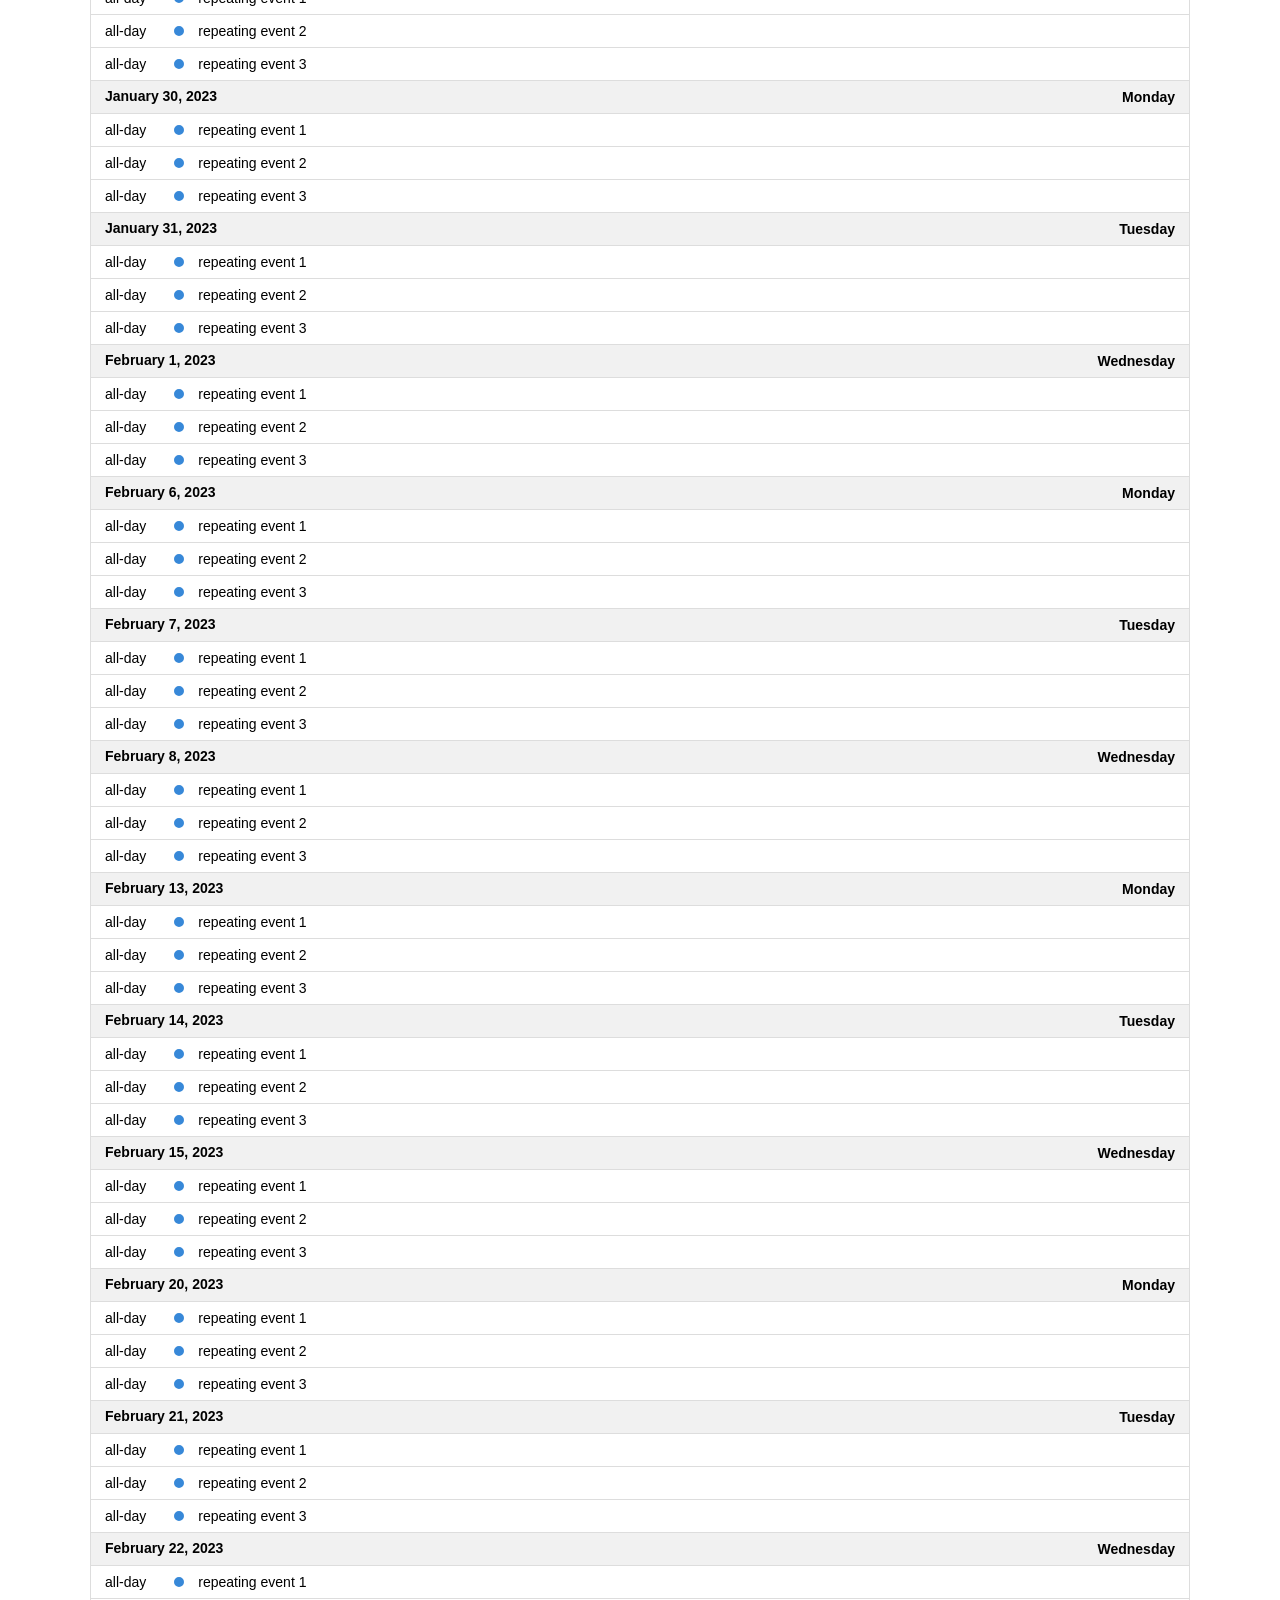
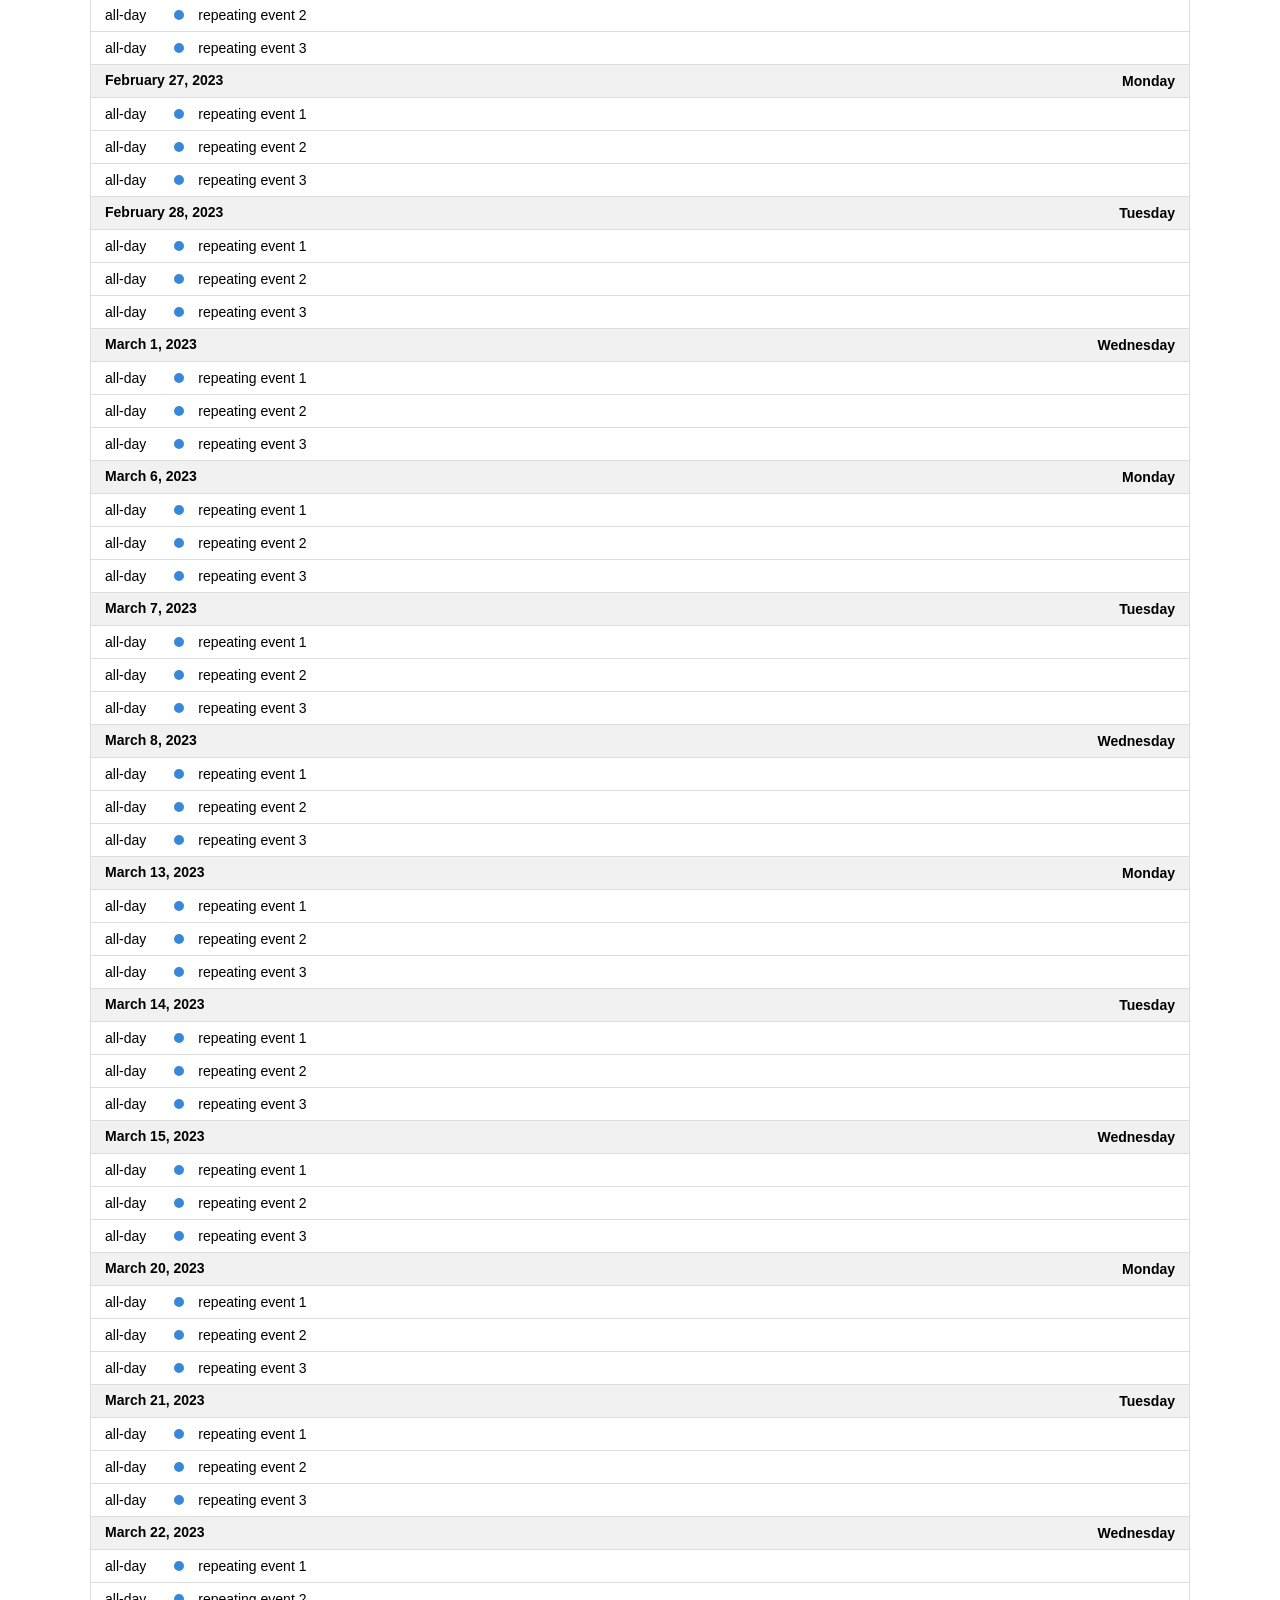
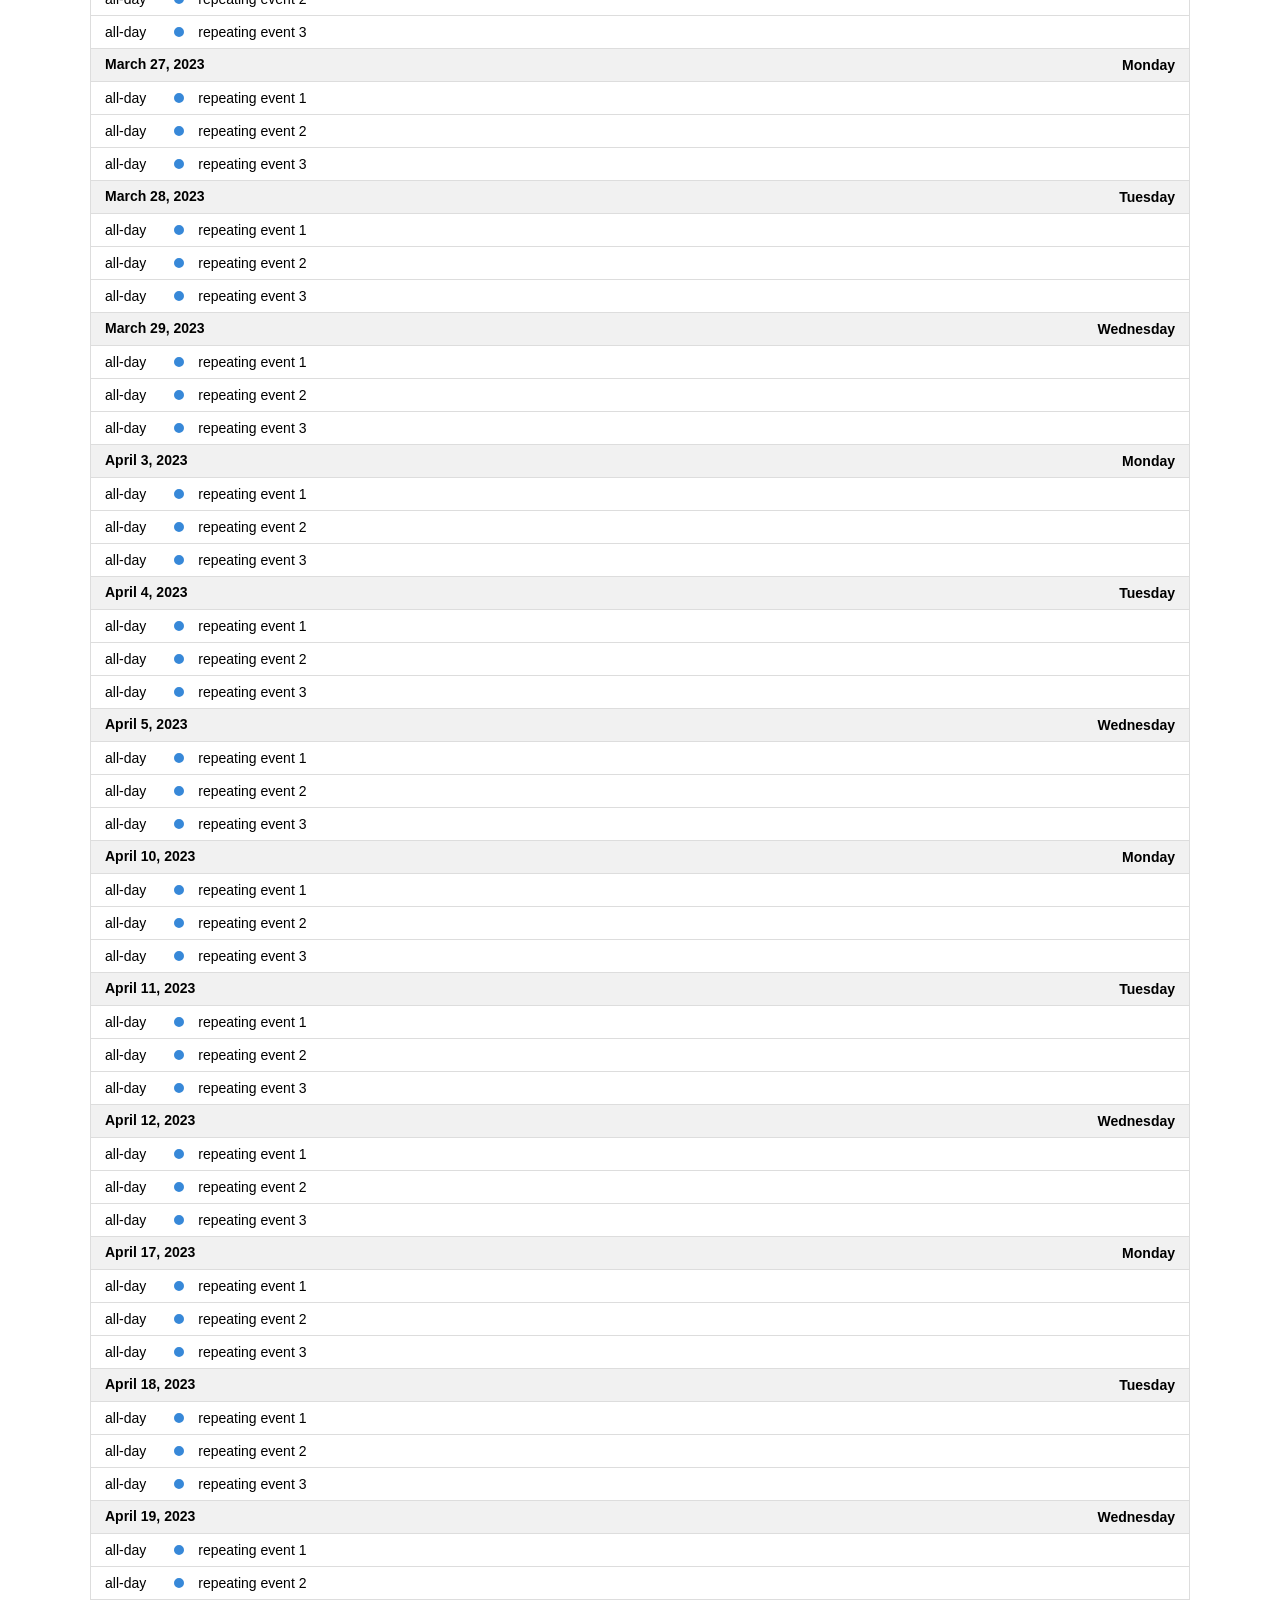
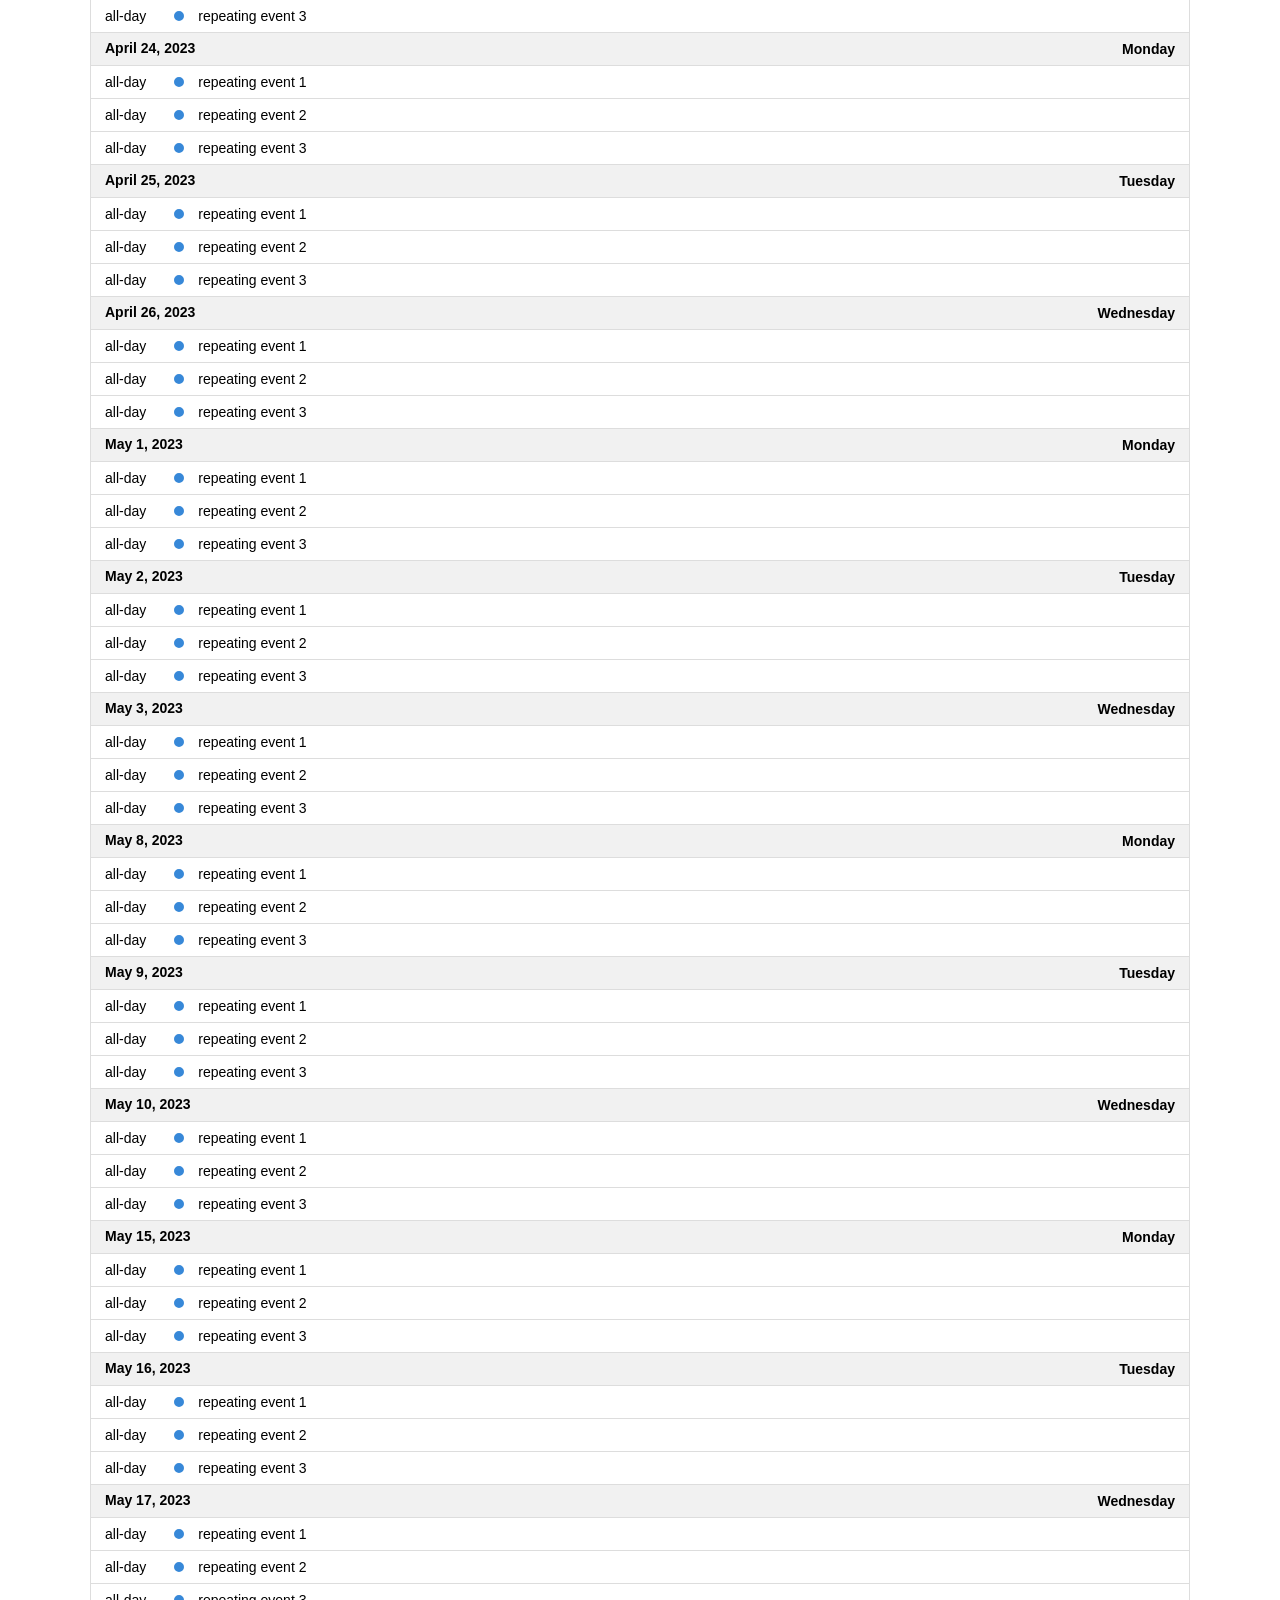
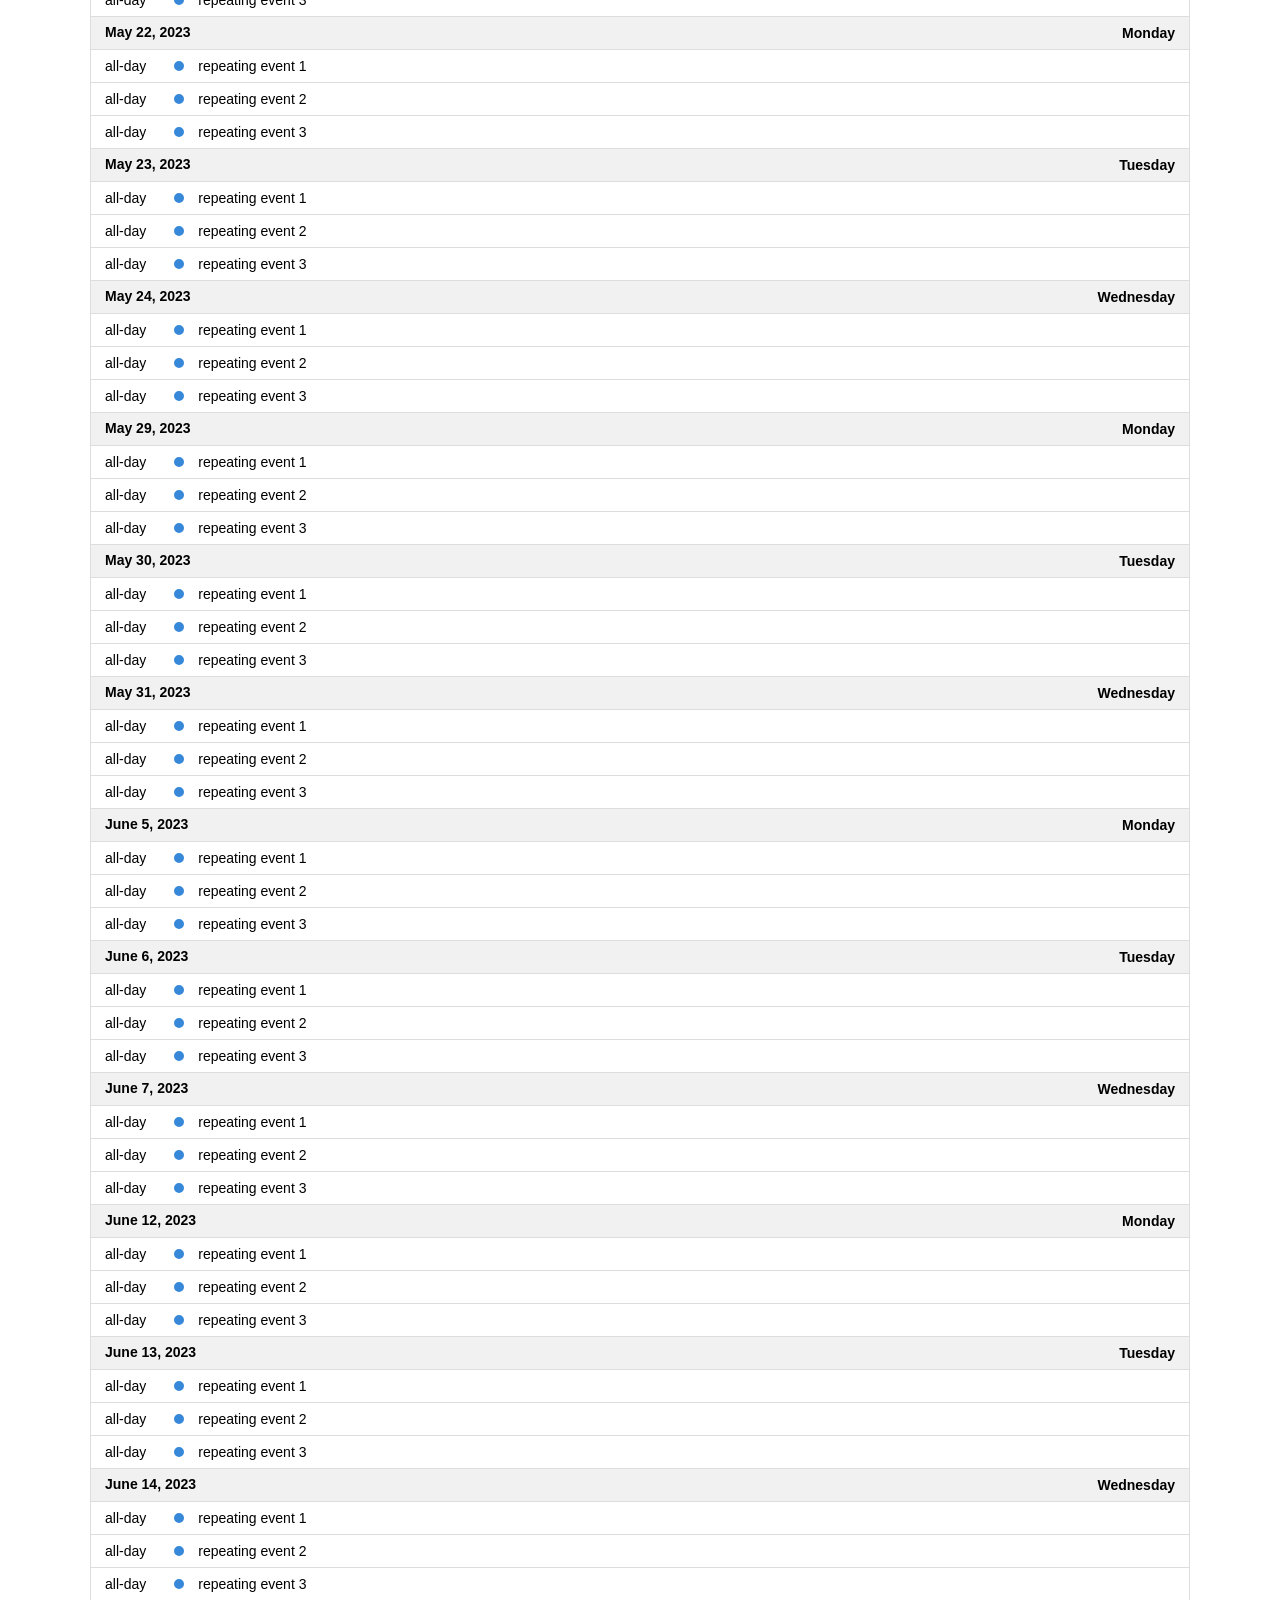
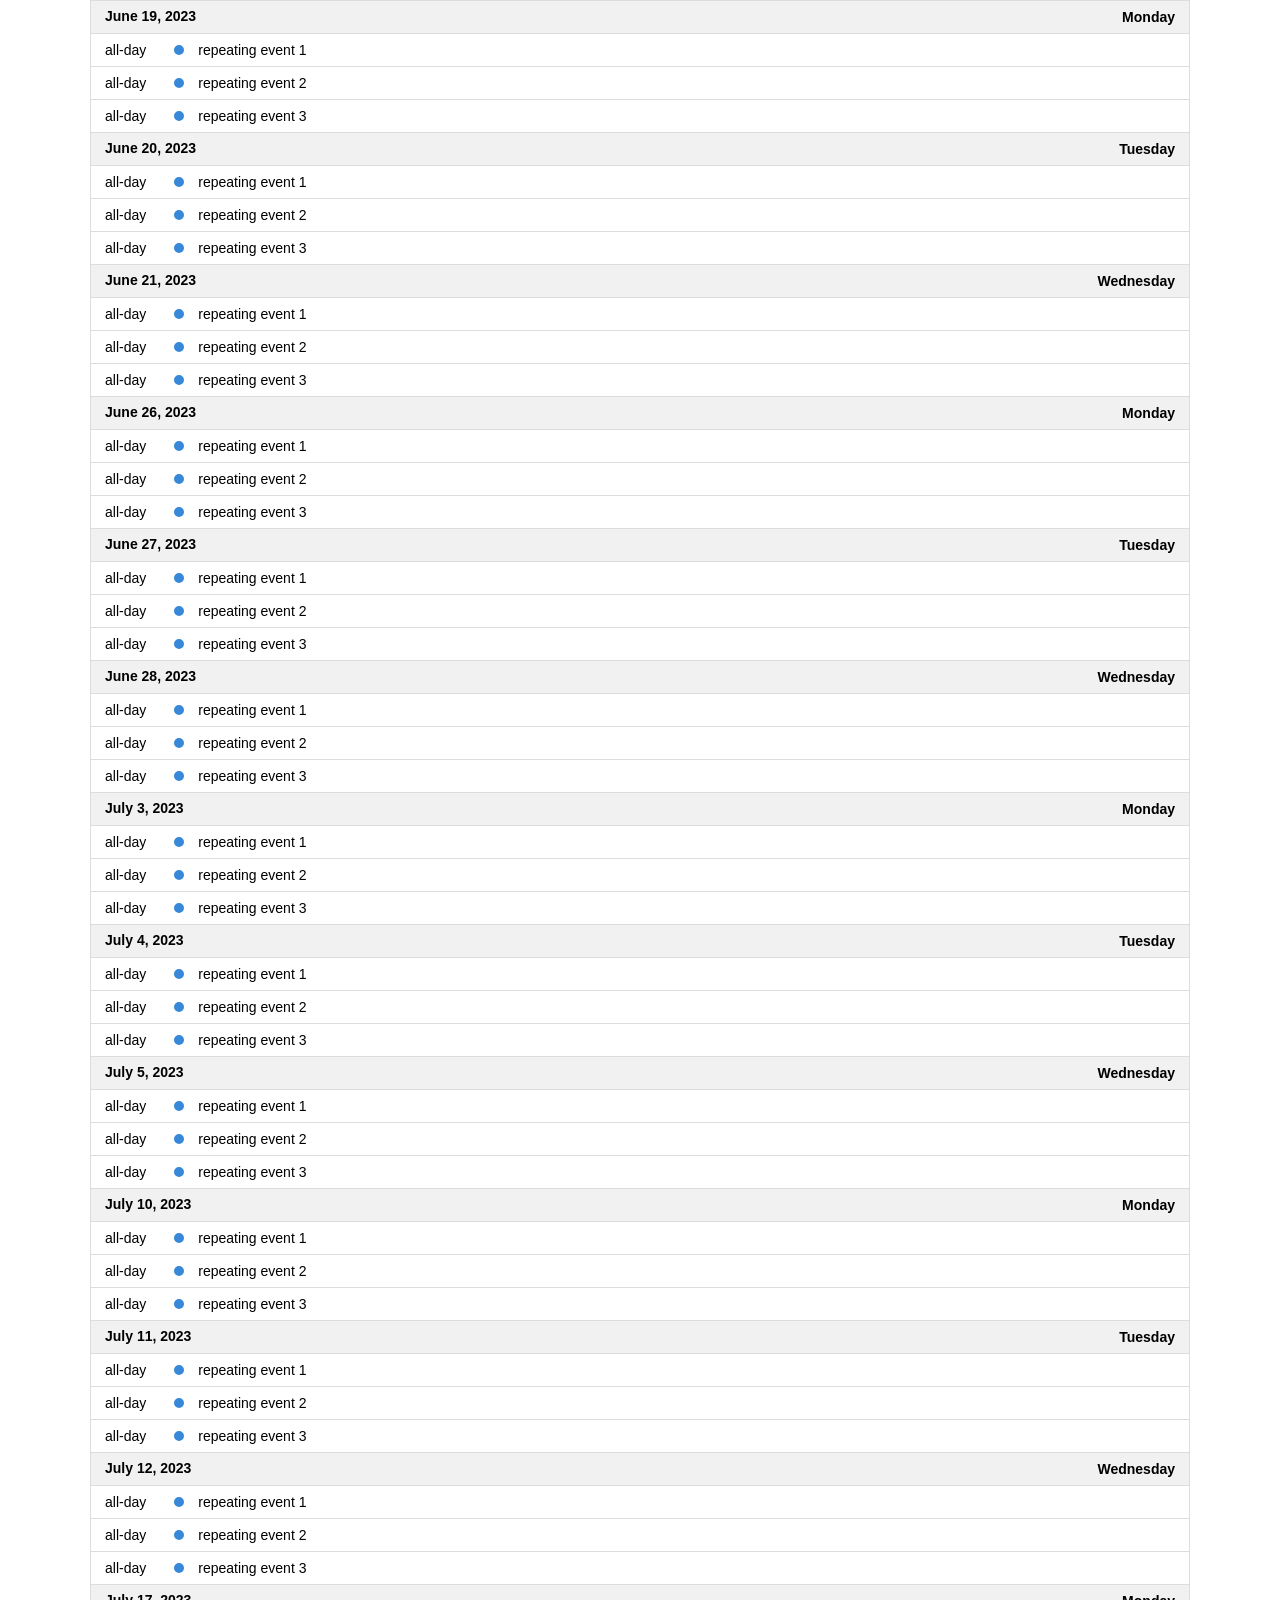
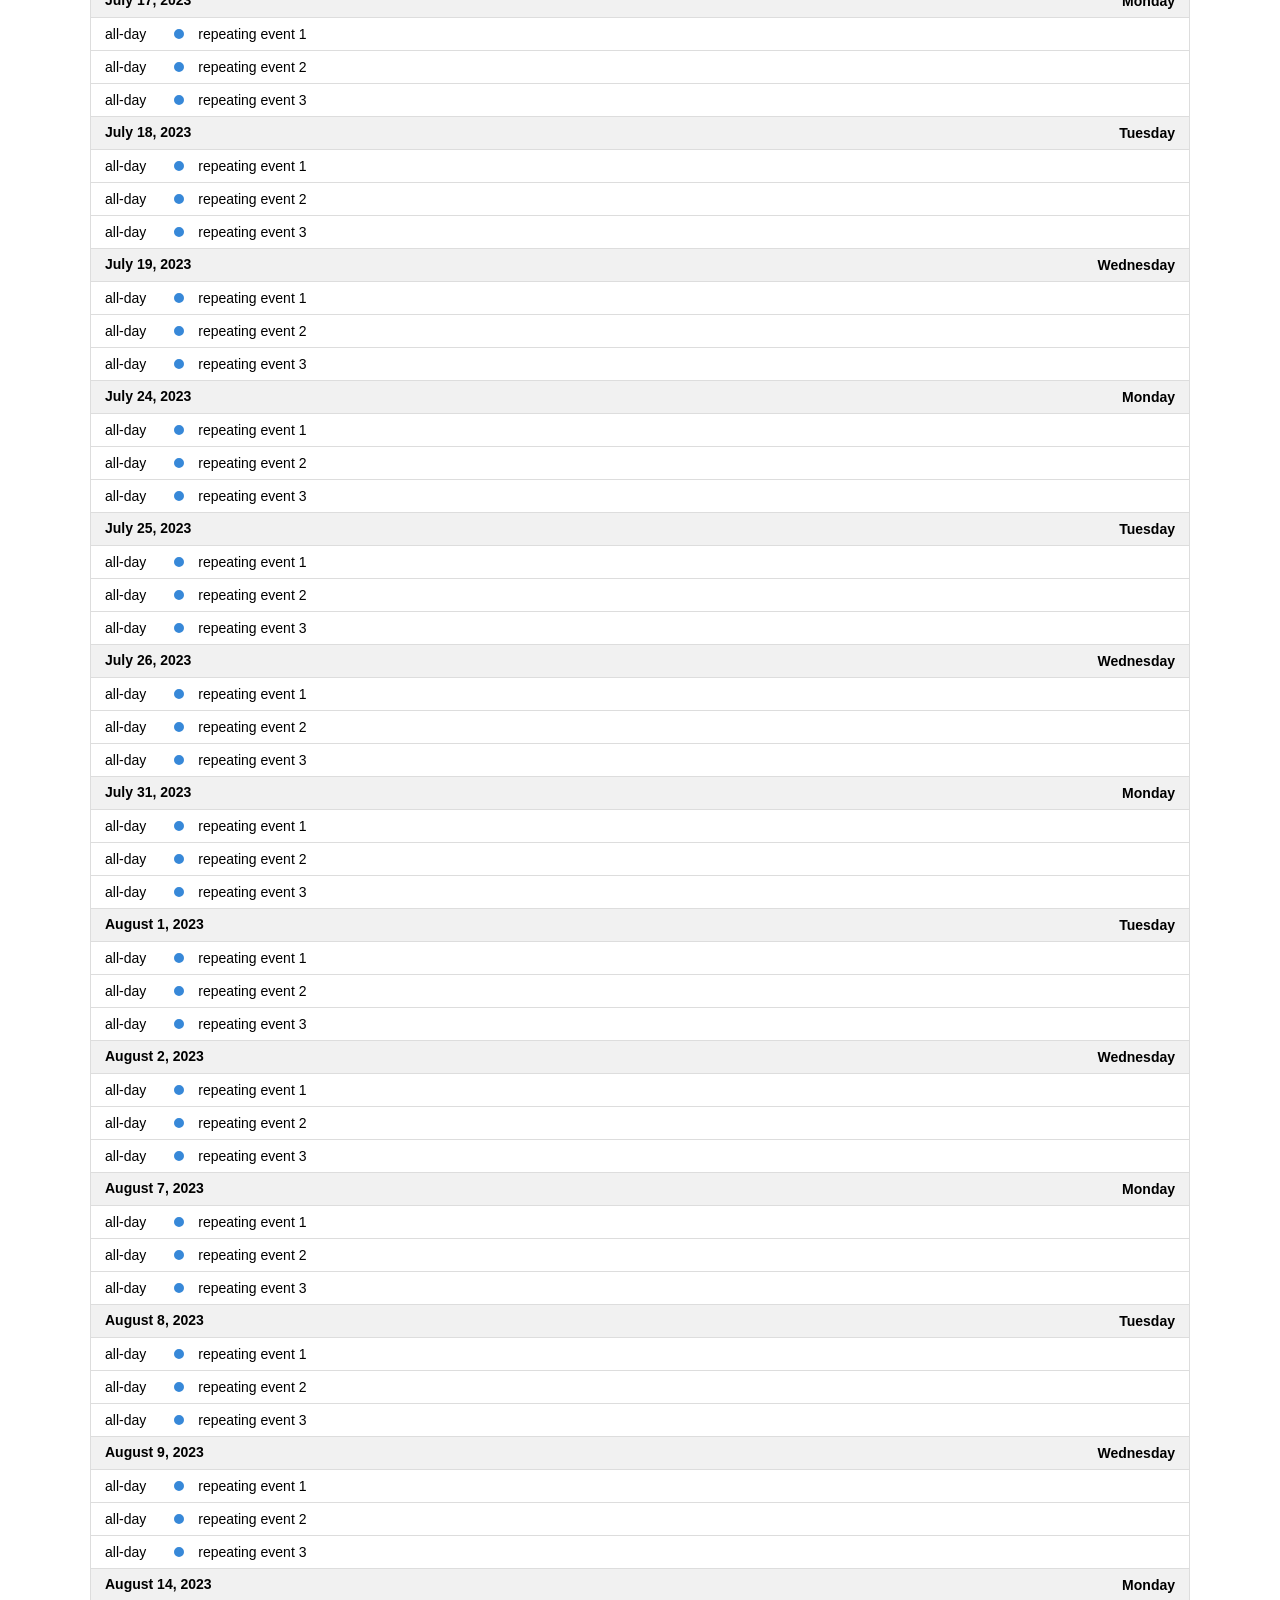
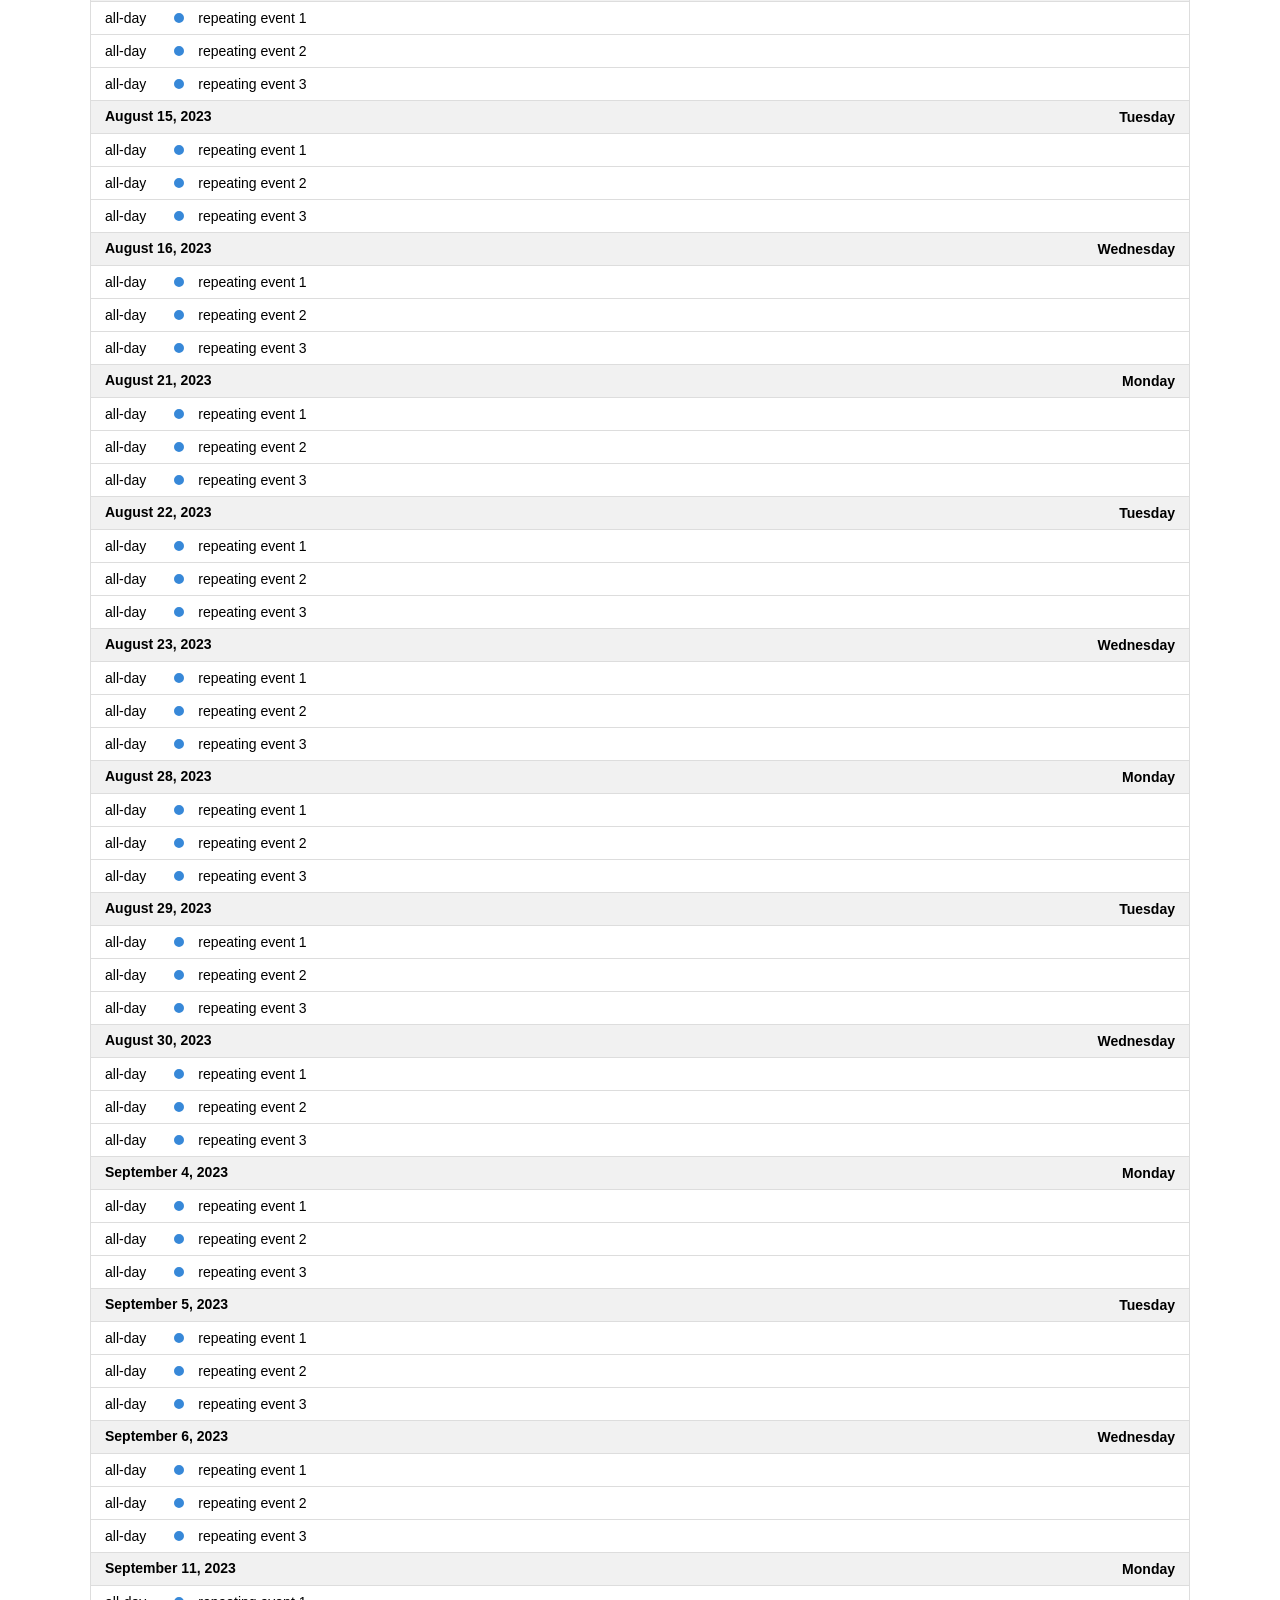
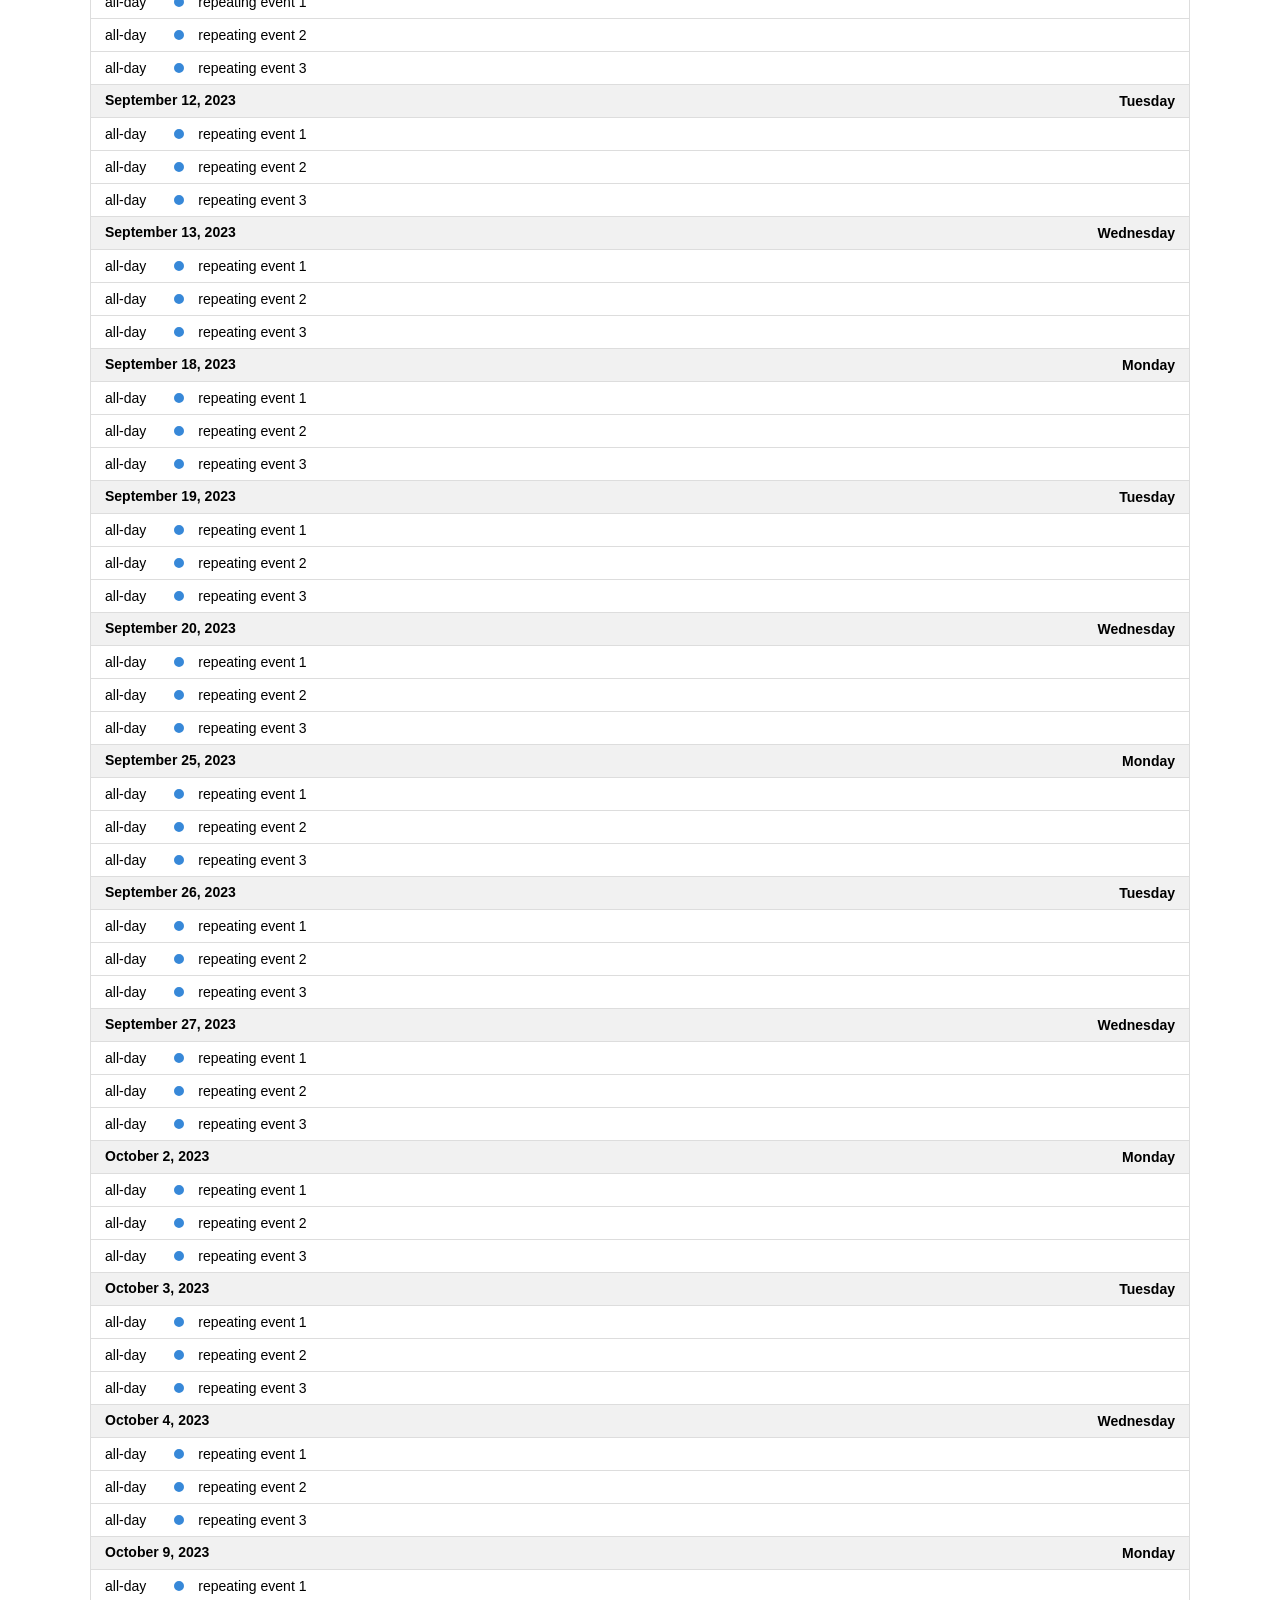
<file: examples/list-sticky-header.html>
<!DOCTYPE html>
<html>
<head>
<meta charset='utf-8' />
<script src='../dist/index.global.js'></script>
<script>

  document.addEventListener('DOMContentLoaded', function() {
    var calendarEl = document.getElementById('calendar');

    var calendar = new FullCalendar.Calendar(calendarEl, {
      height: 'auto',
      // stickyHeaderDates: false, // for disabling

      headerToolbar: {
        left: 'prev,next today',
        center: 'title',
        right: 'listMonth,listYear'
      },

      // customize the button names,
      // otherwise they'd all just say "list"
      views: {
        listMonth: { buttonText: 'list month' },
        listYear: { buttonText: 'list year' }
      },

      initialView: 'listYear',
      initialDate: '2023-01-12',
      navLinks: true, // can click day/week names to navigate views
      editable: true,
      events: [
        {
          title: 'repeating event 1',
          daysOfWeek: [ 1, 2, 3 ],
          duration: '00:30'
        },
        {
          title: 'repeating event 2',
          daysOfWeek: [ 1, 2, 3 ],
          duration: '00:30'
        },
        {
          title: 'repeating event 3',
          daysOfWeek: [ 1, 2, 3 ],
          duration: '00:30'
        }
      ]
    });

    calendar.render();
  });

</script>
<style>

  body {
    margin: 40px 10px;
    padding: 0;
    font-family: Arial, Helvetica Neue, Helvetica, sans-serif;
    font-size: 14px;
  }

  #calendar {
    max-width: 1100px;
    margin: 0 auto;
  }

</style>
</head>
<body>

  <div id='calendar'></div>

</body>
</html>
</file>
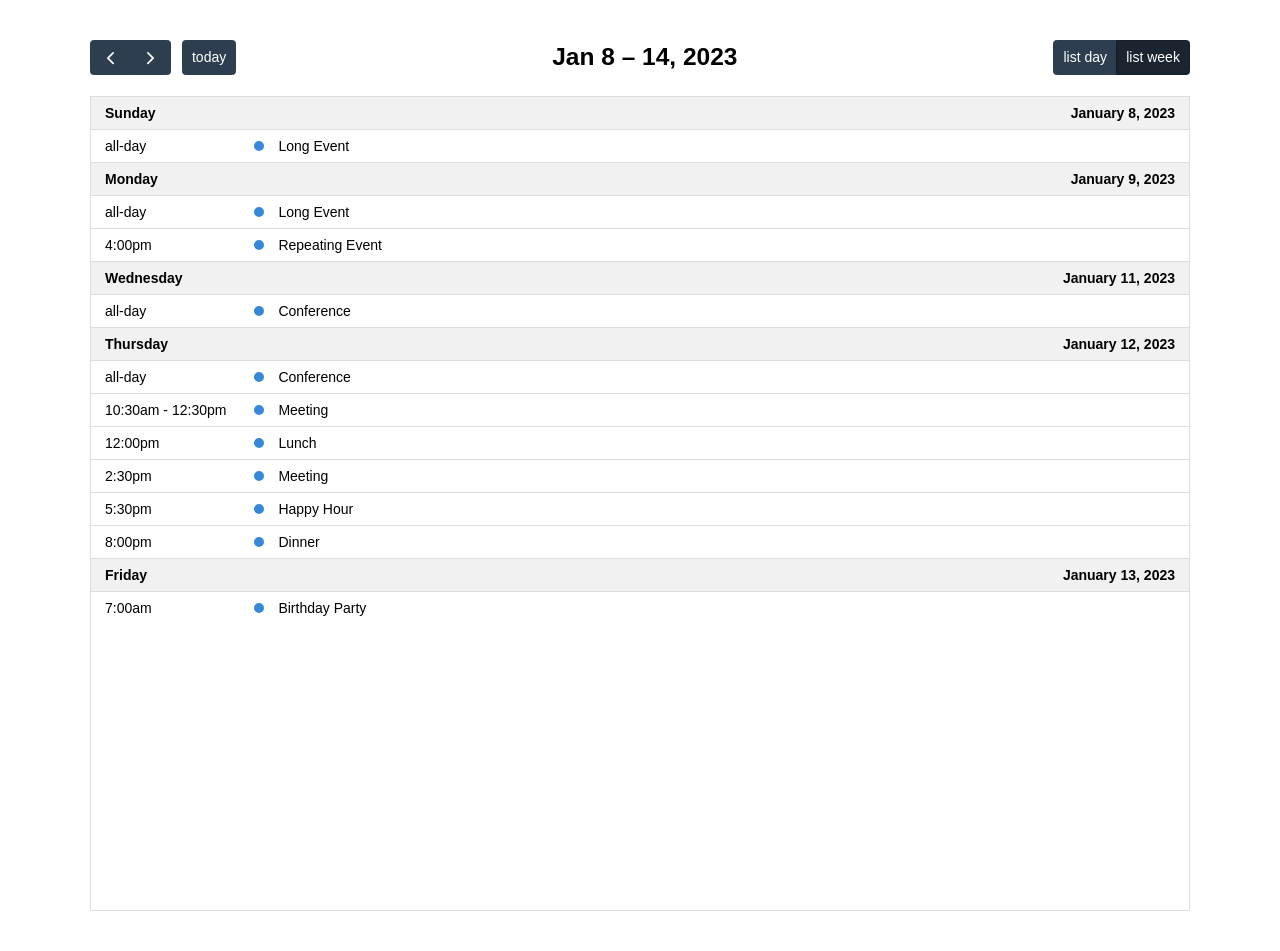
<file: examples/list-views.html>
<!DOCTYPE html>
<html>
<head>
<meta charset='utf-8' />
<script src='../dist/index.global.js'></script>
<script>

  document.addEventListener('DOMContentLoaded', function() {
    var calendarEl = document.getElementById('calendar');

    var calendar = new FullCalendar.Calendar(calendarEl, {

      headerToolbar: {
        left: 'prev,next today',
        center: 'title',
        right: 'listDay,listWeek'
      },

      // customize the button names,
      // otherwise they'd all just say "list"
      views: {
        listDay: { buttonText: 'list day' },
        listWeek: { buttonText: 'list week' }
      },

      initialView: 'listWeek',
      initialDate: '2023-01-12',
      navLinks: true, // can click day/week names to navigate views
      editable: true,
      dayMaxEvents: true, // allow "more" link when too many events
      events: [
        {
          title: 'All Day Event',
          start: '2023-01-01'
        },
        {
          title: 'Long Event',
          start: '2023-01-07',
          end: '2023-01-10'
        },
        {
          groupId: 999,
          title: 'Repeating Event',
          start: '2023-01-09T16:00:00'
        },
        {
          groupId: 999,
          title: 'Repeating Event',
          start: '2023-01-16T16:00:00'
        },
        {
          title: 'Conference',
          start: '2023-01-11',
          end: '2023-01-13'
        },
        {
          title: 'Meeting',
          start: '2023-01-12T10:30:00',
          end: '2023-01-12T12:30:00'
        },
        {
          title: 'Lunch',
          start: '2023-01-12T12:00:00'
        },
        {
          title: 'Meeting',
          start: '2023-01-12T14:30:00'
        },
        {
          title: 'Happy Hour',
          start: '2023-01-12T17:30:00'
        },
        {
          title: 'Dinner',
          start: '2023-01-12T20:00:00'
        },
        {
          title: 'Birthday Party',
          start: '2023-01-13T07:00:00'
        },
        {
          title: 'Click for Google',
          url: 'http://google.com/',
          start: '2023-01-28'
        }
      ]
    });

    calendar.render();
  });

</script>
<style>

  body {
    margin: 40px 10px;
    padding: 0;
    font-family: Arial, Helvetica Neue, Helvetica, sans-serif;
    font-size: 14px;
  }

  #calendar {
    max-width: 1100px;
    margin: 0 auto;
  }

</style>
</head>
<body>

  <div id='calendar'></div>

</body>
</html>
</file>
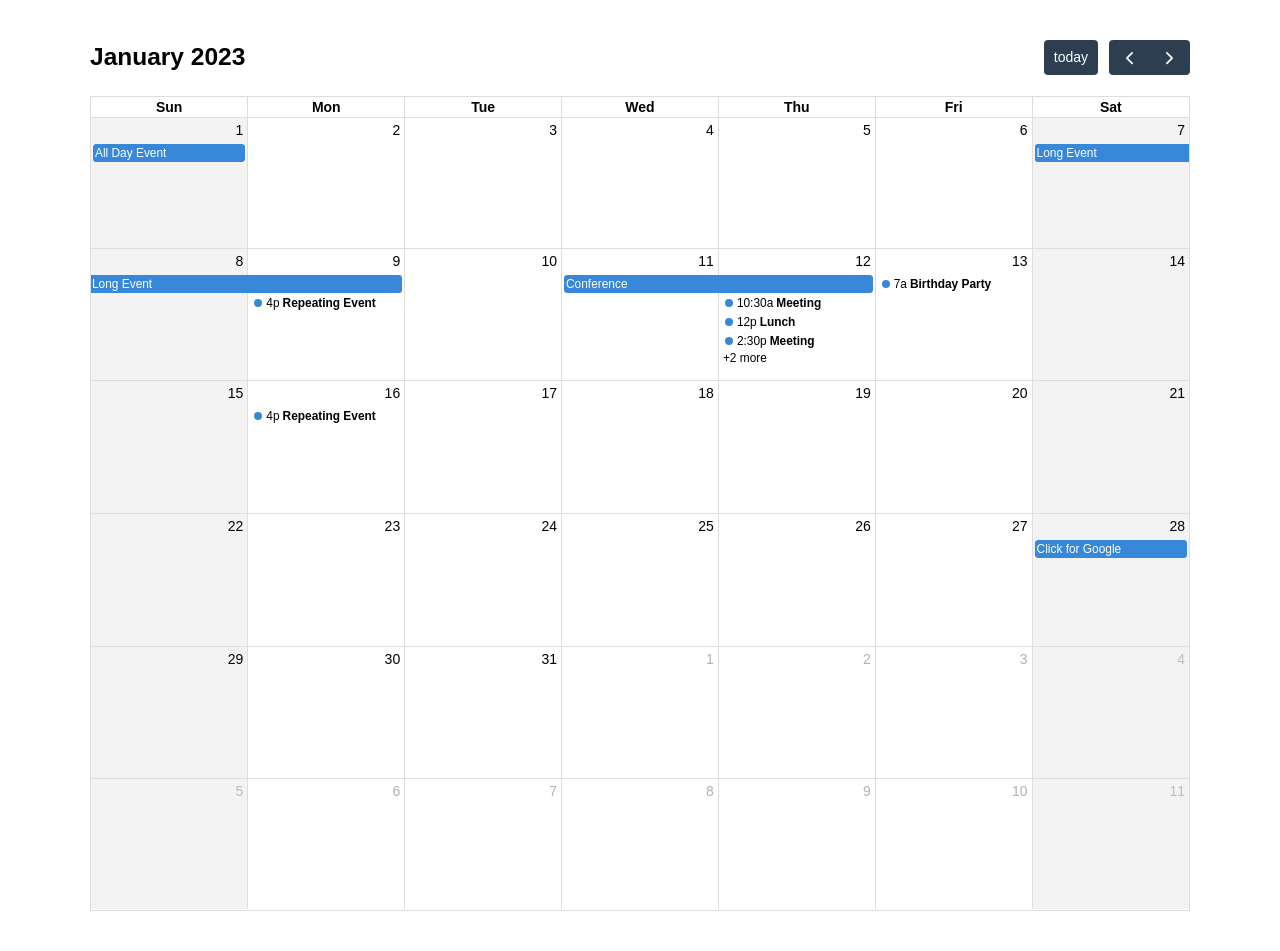
<file: examples/month-view.html>
<!DOCTYPE html>
<html>
<head>
<meta charset='utf-8' />
<script src='../dist/index.global.js'></script>
<script>

  document.addEventListener('DOMContentLoaded', function() {
    var calendarEl = document.getElementById('calendar');

    var calendar = new FullCalendar.Calendar(calendarEl, {
      initialDate: '2023-01-12',
      editable: true,
      selectable: true,
      businessHours: true,
      dayMaxEvents: true, // allow "more" link when too many events
      events: [
        {
          title: 'All Day Event',
          start: '2023-01-01'
        },
        {
          title: 'Long Event',
          start: '2023-01-07',
          end: '2023-01-10'
        },
        {
          groupId: 999,
          title: 'Repeating Event',
          start: '2023-01-09T16:00:00'
        },
        {
          groupId: 999,
          title: 'Repeating Event',
          start: '2023-01-16T16:00:00'
        },
        {
          title: 'Conference',
          start: '2023-01-11',
          end: '2023-01-13'
        },
        {
          title: 'Meeting',
          start: '2023-01-12T10:30:00',
          end: '2023-01-12T12:30:00'
        },
        {
          title: 'Lunch',
          start: '2023-01-12T12:00:00'
        },
        {
          title: 'Meeting',
          start: '2023-01-12T14:30:00'
        },
        {
          title: 'Happy Hour',
          start: '2023-01-12T17:30:00'
        },
        {
          title: 'Dinner',
          start: '2023-01-12T20:00:00'
        },
        {
          title: 'Birthday Party',
          start: '2023-01-13T07:00:00'
        },
        {
          title: 'Click for Google',
          url: 'http://google.com/',
          start: '2023-01-28'
        }
      ]
    });

    calendar.render();
  });

</script>
<style>

  body {
    margin: 40px 10px;
    padding: 0;
    font-family: Arial, Helvetica Neue, Helvetica, sans-serif;
    font-size: 14px;
  }

  #calendar {
    max-width: 1100px;
    margin: 0 auto;
  }

</style>
</head>
<body>

  <div id='calendar'></div>

</body>
</html>
</file>
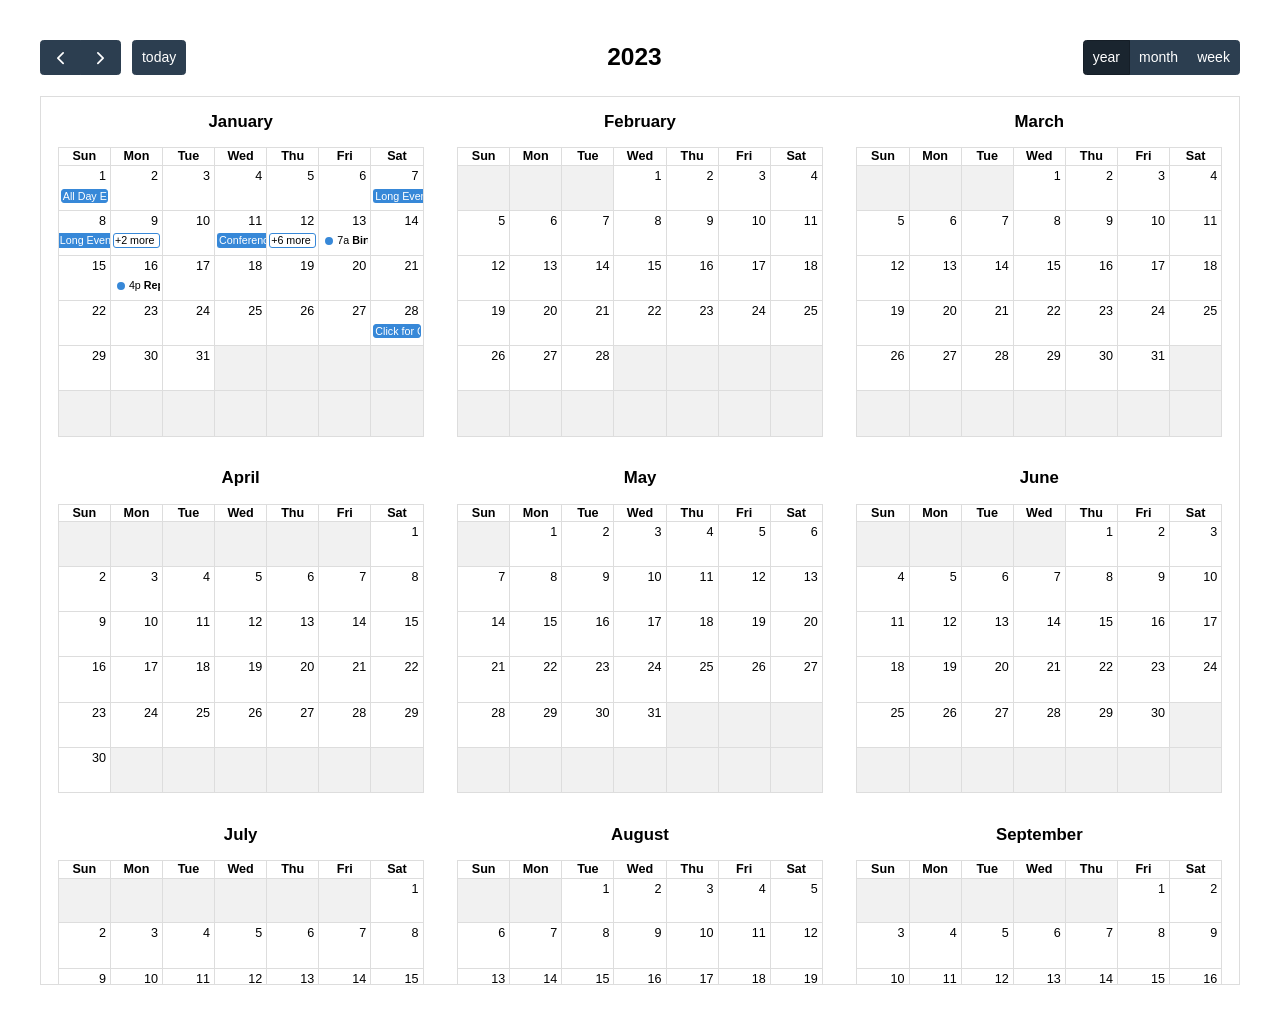
<file: examples/multimonth-view.html>
<!DOCTYPE html>
<html>
<head>
<meta charset='utf-8' />
<script src='../dist/index.global.js'></script>
<script>

  document.addEventListener('DOMContentLoaded', function() {
    var calendarEl = document.getElementById('calendar');

    var calendar = new FullCalendar.Calendar(calendarEl, {
      headerToolbar: {
        left: 'prev,next today',
        center: 'title',
        right: 'multiMonthYear,dayGridMonth,timeGridWeek'
      },
      initialView: 'multiMonthYear',
      initialDate: '2023-01-12',
      editable: true,
      selectable: true,
      dayMaxEvents: true, // allow "more" link when too many events
      // multiMonthMaxColumns: 1, // guarantee single column
      // showNonCurrentDates: true,
      // fixedWeekCount: false,
      // businessHours: true,
      // weekends: false,
      events: [
        {
          title: 'All Day Event',
          start: '2023-01-01'
        },
        {
          title: 'Long Event',
          start: '2023-01-07',
          end: '2023-01-10'
        },
        {
          groupId: 999,
          title: 'Repeating Event',
          start: '2023-01-09T16:00:00'
        },
        {
          groupId: 999,
          title: 'Repeating Event',
          start: '2023-01-16T16:00:00'
        },
        {
          title: 'Conference',
          start: '2023-01-11',
          end: '2023-01-13'
        },
        {
          title: 'Meeting',
          start: '2023-01-12T10:30:00',
          end: '2023-01-12T12:30:00'
        },
        {
          title: 'Lunch',
          start: '2023-01-12T12:00:00'
        },
        {
          title: 'Meeting',
          start: '2023-01-12T14:30:00'
        },
        {
          title: 'Happy Hour',
          start: '2023-01-12T17:30:00'
        },
        {
          title: 'Dinner',
          start: '2023-01-12T20:00:00'
        },
        {
          title: 'Birthday Party',
          start: '2023-01-13T07:00:00'
        },
        {
          title: 'Click for Google',
          url: 'http://google.com/',
          start: '2023-01-28'
        }
      ]
    });

    calendar.render();
  });

</script>
<style>

  body {
    margin: 40px 10px;
    padding: 0;
    font-family: Arial, Helvetica Neue, Helvetica, sans-serif;
    font-size: 14px;
  }

  #calendar {
    max-width: 1200px;
    margin: 0 auto;
  }

</style>
</head>
<body>

  <div id='calendar'></div>

</body>
</html>
</file>
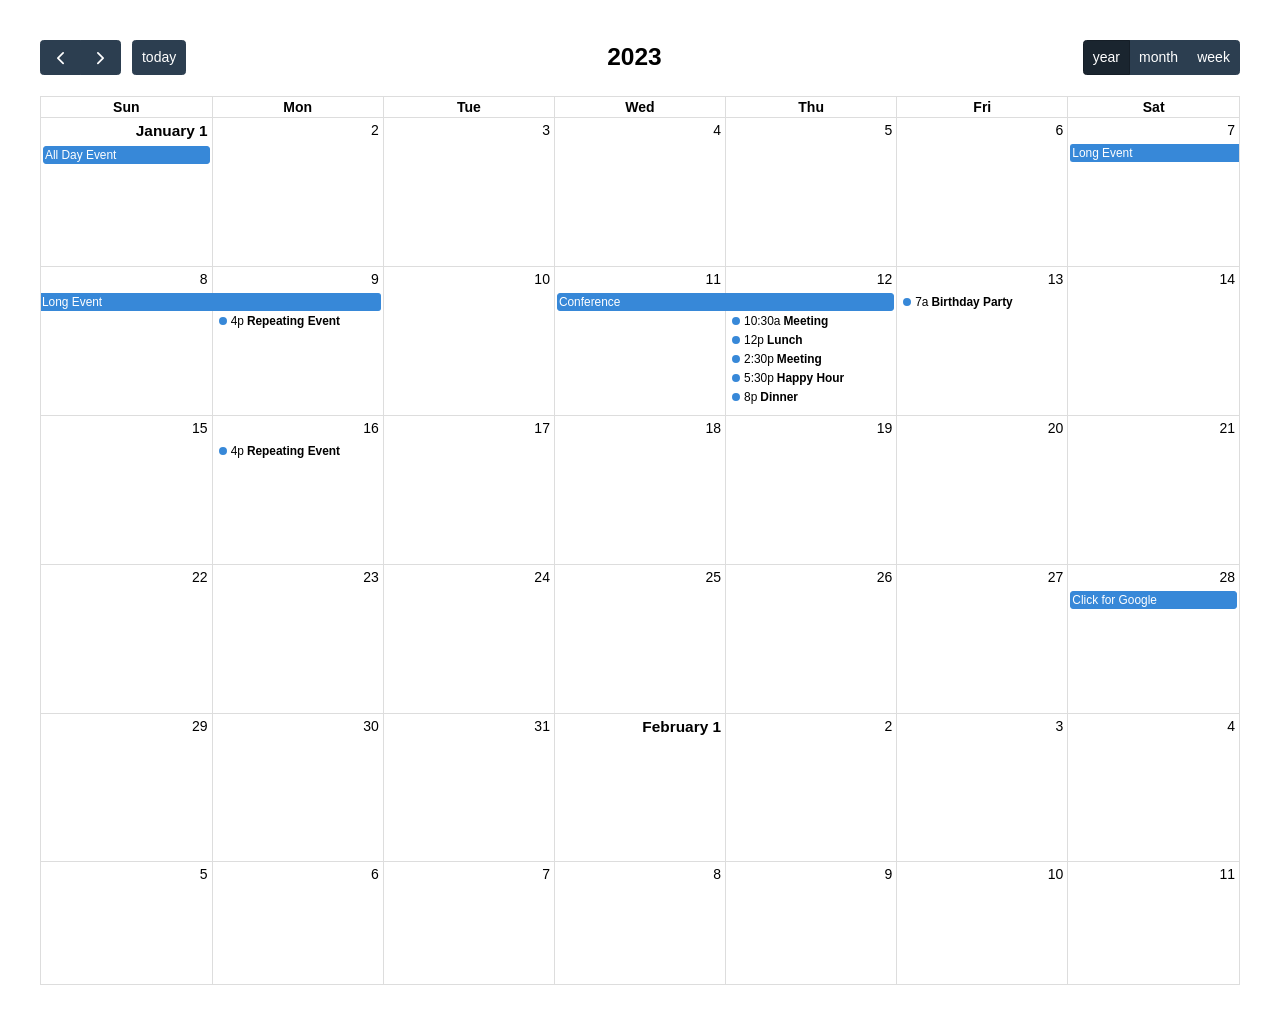
<file: examples/multiweek-view.html>
<!DOCTYPE html>
<html>
<head>
<meta charset='utf-8' />
<script src='../dist/index.global.js'></script>
<script>

  document.addEventListener('DOMContentLoaded', function() {
    var calendarEl = document.getElementById('calendar');

    var calendar = new FullCalendar.Calendar(calendarEl, {
      headerToolbar: {
        left: 'prev,next today',
        center: 'title',
        right: 'dayGridYear,dayGridMonth,timeGridWeek'
      },
      initialView: 'dayGridYear',
      initialDate: '2023-01-12',
      editable: true,
      selectable: true,
      dayMaxEvents: true, // allow "more" link when too many events
      // businessHours: true,
      // weekends: false,
      events: [
        {
          title: 'All Day Event',
          start: '2023-01-01'
        },
        {
          title: 'Long Event',
          start: '2023-01-07',
          end: '2023-01-10'
        },
        {
          groupId: 999,
          title: 'Repeating Event',
          start: '2023-01-09T16:00:00'
        },
        {
          groupId: 999,
          title: 'Repeating Event',
          start: '2023-01-16T16:00:00'
        },
        {
          title: 'Conference',
          start: '2023-01-11',
          end: '2023-01-13'
        },
        {
          title: 'Meeting',
          start: '2023-01-12T10:30:00',
          end: '2023-01-12T12:30:00'
        },
        {
          title: 'Lunch',
          start: '2023-01-12T12:00:00'
        },
        {
          title: 'Meeting',
          start: '2023-01-12T14:30:00'
        },
        {
          title: 'Happy Hour',
          start: '2023-01-12T17:30:00'
        },
        {
          title: 'Dinner',
          start: '2023-01-12T20:00:00'
        },
        {
          title: 'Birthday Party',
          start: '2023-01-13T07:00:00'
        },
        {
          title: 'Click for Google',
          url: 'http://google.com/',
          start: '2023-01-28'
        }
      ]
    });

    calendar.render();
  });

</script>
<style>

  body {
    margin: 40px 10px;
    padding: 0;
    font-family: Arial, Helvetica Neue, Helvetica, sans-serif;
    font-size: 14px;
  }

  #calendar {
    max-width: 1200px;
    margin: 0 auto;
  }

</style>
</head>
<body>

  <div id='calendar'></div>

</body>
</html>
</file>
<file: css_pda/style_pda.css>
/*fontes*/

@font-face {
  font-family: 'Poppins';
  src: url('../fontes/poppins/Poppins-Regular.ttf') format('truetype');
  font-weight: 400;
  font-style: normal;
}

@font-face {
  font-family: 'Poppins';
  src: url('../fontes/poppins/Poppins-Italic.ttf') format('truetype');
  font-weight: 400;
  font-style: italic;
}

@font-face {
  font-family: 'Poppins';
  src: url('../fontes/poppins/Poppins-Medium.ttf') format('truetype');
  font-weight: 500;
  font-style: normal;
}

@font-face {
  font-family: 'Poppins';
  src: url('../fontes/poppins/Poppins-MediumItalic.ttf') format('truetype');
  font-weight: 500;
  font-style: italic;
}

@font-face {
  font-family: 'Poppins';
  src: url('../fontes/poppins/Poppins-SemiBold.ttf') format('truetype');
  font-weight: 600;
  font-style: normal;
}

@font-face {
  font-family: 'Poppins';
  src: url('../fontes/poppins/Poppins-SemiBoldItalic.ttf') format('truetype');
  font-weight: 600;
  font-style: italic;
}

@font-face {
  font-family: 'Cormorant Garamond';
  src: url('../fontes/cormorant-garamond/CormorantGaramond-VariableFont_wght.ttf') format('truetype');
  font-weight: 300 700;
  font-style: normal;
}

@font-face {
  font-family: 'Cormorant Garamond';
  src: url('../fontes/cormorant-garamond/CormorantGaramond-Italic-VariableFont_wght.ttf') format('truetype');
  font-weight: 300 700;
  font-style: italic;
}


body {
  font-family: 'Poppins', Arial, sans-serif;
}
  .card{border:1px solid #ddd;padding:1rem;border-radius:6px}
  .tabs{display:flex;gap:8px;margin-bottom:1rem}
  .tabs button{padding:.5rem 1rem;border:1px solid #ccc;background:#f7f7f7;cursor:pointer}
  .tabs button.active{background:#eee;border-color:#999}
  .auth-body form{display:none}  
  
  .actions{display:flex;gap:.5rem;align-items:center}
  .message{color:green}
  .error{color:#b00}


/* parte dos feedbacks ----  arrumar essas bosta de botao pra nao ficar em cima do texto essas bosta */
/* ── feedbacks ─────────────────────────────────────────────── */

a {
    text-decoration: none;
    color: #000;
}

.feedback-card {
  width: 100%;
  border: 1px solid rgba(255,255,255,0.3);
  border-radius: 20px;
  align-items: center;
  font-weight: 500;
  font-size: 11px;
  background: #c0395b0a;
  border-color: #8130449c;
  flex: 0 0 100%;
}

.feedback-card-large {
  padding: 1.75rem;
}

.feedback-user {
  display: flex;
  align-items: center;
  gap: 0.75rem;
  margin-bottom: 0.875rem;
}

.feedback-avatar {
  width: 46px;
  height: 46px;
  border-radius: 50%;
  object-fit: cover;
  flex-shrink: 0;
  background: #e8d5f0;
}

.feedback-info h4 {
  margin: 0;
  font-size: 0.95rem;
  font-weight: 700;
  color: #333;
}

.feedback-info {
  margin: 0.2rem 0 0;
  font-size: 0.8rem;
  color: #999;
}

.feedback-text {
  margin: 0;
  font-size: 0.97rem;
  line-height: 1.7;
  color: #4d4039;
  text-align: left;
}

/* setas */
.feedback-arrow {
  flex-shrink: 0;
  width: 48px;
  height: 48px;
  border: none;
  border-radius: 50%;
  background: #5c3b28;
  color: #fff;
  font-size: 1.1rem;
  display: flex;
  align-items: center;
  justify-content: center;
  cursor: pointer;
  transition: background 0.2s, transform 0.2s;
  z-index: 5;
}

.feedback-arrow:hover {
  background: #432917;
  transform: scale(1.07);
}

.feedback-estrela {
  color:#c49e22;
  font-size: 0.90rem;
  letter-spacing: 1px;
  margin: 0;
}

/* parte dos doces ---- depois mudar a fonte q nao tem e tirar o url da foto(? talvez nao precise mas vai que o lf ne) */


.doces-intro {
    position: relative;
    height: 100vh;
    min-height: 600px;
    display: flex;
    align-items: center;
    justify-content: center;
    overflow: hidden;
    text-align: center;
    
}

.doces-fundo {
    position: absolute;
    inset: 0;
    z-index: 1;
    background: linear-gradient(135deg, transparent 10%, #000000b6 40% 80%, #000000 100%)
}


/*
 PARTE DO CARDAPIO

 */
.doces-hero {
  position: relative;
    z-index: 2;
    max-width: 700px;
    padding: 0 24px;
    animation: heroFadeUp 1s ease 0.3s both;
}

.doces-titulo {
    font-family: "Poppins", Arial, sans-serif; 
    font-size: clamp(48px, 8vw, 88px);
    font-weight: 600;
    line-height: 1.05;
    color: #fff;
    text-transform: uppercase;
}

.doces-subtitulo {
    font-family: "Poppins", Arial, sans-serif;
    font-size: clamp(14px, 2vw, 17px);
    font-weight: 300;
    line-height: 1.7;
    color: #f4c0d1;
    margin-top: 10px;
}

.doce-detalhe {
    width: 100%;
    height: 2px;
    background: linear-gradient(to right, transparent, #ffffff 90%, transparent);
    animation: scrollLine 2s ease infinite;
}

.doces-header {
    display: flex;
    flex-direction: column;
    align-items: center;
    gap: 15px;
}


/* ── Seção âncora ── */
.secao-categoria {
    padding: 3rem 0 1rem;
    width: 100%;
    border-top: 1px solid #ff648b;
}

.secao-categoria h2 {
    font-family: "Poppins", Arial, sans-serif;
    font-size: 4rem;
    font-weight: 900;
    color: #8f1a5a;
    text-transform: uppercase;
    letter-spacing: 0.1em;
    padding-bottom: 0.5rem;
    margin-bottom: 1.5rem;
    text-align: center;
}

/* ── Filtros de subcategoria ── */
.subcategoria-bar {
    display: flex;
    flex-wrap: wrap;
    gap: 0.5rem;
    margin-bottom: 1.5rem;
    justify-content: center;
}
.sub-btn {
    border: 2px solid #81304481;
    background: #fff;
    color: #813044;
    padding: 7px 18px;
    border-radius: 30px;
    font-size: 0.88rem;
    font-weight: 700;
    cursor: pointer;
    transition: 0.2s;
}
.sub-btn:hover {
    background: #ffd7e1;
}
.sub-btn.ativo {
    background: #813044;
    border-color: #813044;
    color: #fff;
}

/* ── Grid de produtos ── */
.produtos-grid {
    display: grid;
    grid-template-columns: repeat(auto-fill, minmax(280px, 1fr));
    gap: 24px;
    margin-bottom: 2rem;
}
.produto-item[data-hidden="true"] {
    display: none;
}

/* ── Msg sem produtos ── */
.sem-produtos {
    display: none;
    color: #888;
    font-style: italic;
    padding: 1rem 0 2rem;
}
.sem-produtos.visivel {
    display: block;
}

/* filtros */

.filter-buttons {
    display: flex;
    gap: 12px;
    justify-content: center;
    flex-wrap: wrap;
    margin: 40px 0;
}

.filter-btn {
    border: none;
    padding: 12px 22px;
    border-radius: 30px;
    background: #f7c7d8;
    color: #5a2e1f;
    font-weight: 700;
    transition: 0.3s;
    cursor: pointer;
}

.filter-btn:hover {
    background: #ff9ccf;
    transform: translateY(-2px);
}

.filter-btn.active {
    background: #7a2f2f;
    color: white;
}

/* produtos*/

#products-container {
  display: grid;
  grid-template-columns: repeat(auto-fit, minmax(280px, 1fr));
  gap: 2rem;
  margin-bottom: 60px;
  padding: 2rem 0;
}

.product-card {
    background: #ffffff;
    border-radius: 24px;
    box-shadow: 0 8px 24px rgba(90, 20, 40, 0.08);
    transition: all 0.4s cubic-bezier(0.25, 0.46, 0.45, 0.94);
    position: relative;
    display: flex;
    flex-direction: column;
    height: 100%;
    border: 1px solid rgba(214, 90, 125, 0.1);
}

.product-card:hover {
  transform: translateY(-12px);
  box-shadow: 0 20px 50px rgba(90, 20, 40, 0.15);
  border-color: rgba(214, 90, 125, 0.25);
}

.product-card img {
  width: 100%;
  height: 280px;
  object-fit: cover;
  display: block;
  transition: transform 0.5s ease;
}

/* indisponível */

.product-card.unavailable {
  opacity: 0.6;
  filter: grayscale(30%);
}

.product-card.unavailable:hover {
    transform: translateY(-6px);
    box-shadow: 0 12px 32px rgba(0, 0, 0, 0.1);
}

.unavailable-badge {
    position: absolute;
    top: 16px;
    right: 16px;
    background: linear-gradient(135deg, #e74c3c 0%, #c0392b 100%);
    color: white;
    padding: 8px 16px;
    border-radius: 20px;
    font-size: 0.75rem;
    font-weight: 700;
    text-transform: uppercase;
    letter-spacing: 1px;
    z-index: 3;
    box-shadow: 0 4px 12px rgba(231, 76, 60, 0.3);
}

/*conteúdo */

.product-info {
  padding: 1.8rem;
  display: flex;
  flex-direction: column;
  flex: 1;
  position: relative;
  z-index: 2;
}

.product-info h3 {
  font-size: 1.3rem;
  color: #291815;
  margin: 0 0 0.8rem 0;
  font-weight: 600;
  font-family: 'Poppins', Arial, sans-serif;
  letter-spacing: 0.5px;
  line-height: 1.3;
}

.product-info p {
  color: #756a6a;
  font-size: 0.9rem;
  margin: 0 0 1.2rem 0;
  line-height: 1.5;
  flex: 1;
}

/* preco*/

.product-price {
  font-size: 1.8rem;
  font-weight: 700;
  color: #d65a7d;
  margin: 0 0 1.5rem 0;
  font-family: 'Poppins', Arial, sans-serif;
  letter-spacing: 0.5px;
}

.product-price::before {
    content: 'R$ ';
    font-size: 1.9rem;
    opacity: 0.8;
}


/*botao carrinho */

.add-to-carrinho-btn {
    margin-top: auto;
    border: none;
    background: linear-gradient(135deg, #d65a7d 0%, #b84374 100%);
    color: white;
    padding: 14px 24px;
    border-radius: 12px;
    font-weight: 600;
    transition: all 0.3s ease;
    cursor: pointer;
    font-size: 0.95rem;
    letter-spacing: 0.5px;
    text-transform: uppercase;
    display: flex;
    align-items: center;
    justify-content: center;
    gap: 8px;
    box-shadow: 0 6px 16px rgba(214, 90, 125, 0.25);
}

.add-to-carrinho-btn:hover {
    background: linear-gradient(135deg, #b84374 0%, #a03562 100%);
    transform: translateY(-2px);
    box-shadow: 0 10px 24px rgba(214, 90, 125, 0.35);
}

.add-to-carrinho-btn:disabled {
    background: #d8d6d1;
    color: #888;
    cursor: not-allowed;
    box-shadow: none;
}

.add-to-carrinho-btn i {
    font-size: 1rem;
}


/*parte do login e cadastro */

/* --- novo estilo para o modal login/cadastro --- */

.modal {
  --bs-modal-bg: transparent !important; 
}
.auth-card {
    background: rgba(255, 255, 255, 0.767);
    /* backdrop-filter: blur(6px); tive q comentar pra conseguir dar commit amore sorry*/
    border: 1px solid rgba(255,255,255,0.3);
    border-radius: 20px;
    overflow: hidden;
    width: 100%;
    min-width: 300px; /* impede que o modal fique muito estreito */
    font-family:  "Poppins", Arial, sans-serif;
}

.auth-header {
    background-color: #521928;
    padding: 20px;
    text-align: center;
  }

.auth-header h2 {
    color: #ffe3eb;
    font-weight: 800;
    margin: 0;
    font-size: 1.5rem;
    text-transform: uppercase;
    font-family:  "Poppins", Arial, sans-serif
}

.auth-body {
    padding: 25px;
}

/* inputs arredondados com borda rosa */
.auth-body input {
    width: 100%;
    padding: 12px 20px;
    margin-bottom: 15px;
    border: 2.5px solid #7c263d;
    border-radius: 30px;
    outline: none;
    color: #313131;
}

.auth-body input::placeholder {
    color: #999999;
}

/* container do input e do olho */
.input-group-auth {
    position: relative; /* isso permite que o olho seja fixado dentro dele */
    width: 100%;
}

/* estilo do ícone do olho */
.toggle-password {
    position: absolute;
    right: 20px;       /* distância da borda direita */
    top: 13px;         /* ajuste conforme a altura do seu input */
    color: #521928;   
    cursor: pointer;
    z-index: 10;       /* garante que ele fique em cima do input */
}

/* ajuste no input para o texto não ficar embaixo do olho */
.auth-body input {
    padding-right: 50px !important; 
}

/* botão salmon de enviar */
.btn-enviar {
    width: 100%;
    padding: 14px;
    background-color: #52192821;
    color: #521928;
    border: 2.5px solid #521928;
    border-radius: 30px;
    font-weight: bold;
    font-size: 1.2rem;
    cursor: pointer;
    margin-top: 10px;
    text-transform: uppercase;
}

.login-link {
    text-align: center;
    margin-top: 15px;
    font-size: 0.95rem;
    color: #666;
}

.login-link span {
    color: #521928;
    font-weight: bold;
    cursor: pointer;
}

/* garante que o formulário de login apareça primeiro */
#loginForm {
    display: block;
}

/* faz o cabeçalho ser a referência para o botão posicionado */
.auth-header {
    position: relative; 
    background-color: #521928 !important;
    padding: 20px;
    text-align: center;
}

/* estilo do botão x */
.btn-close-custom {
    position: absolute;
    top: 10px;
    right: 15px;
    background: none;
    border: none;
    font-size: 1.8rem;
    font-weight: bold;
    color: #ffe3eb; /* marrom igual ao título */
    cursor: pointer;
    line-height: 1;
    transition: 0.2s;
}

.btn-close-custom:hover {
    transform: scale(1.1);
}

/*esqueceu a senha?*/

.divesqueceu {
  text-align: right;
  margin-top: -10px;
  margin-bottom: 15px;
}

.textoesqueceu {
  color: #fff;
  text-transform: uppercase;
  background: none;
  border: none;
  color: #912e49;
  font-size: 0.85rem;
  cursor: pointer;
  text-decoration: underline;
  padding: 0;
  font-weight: bold;
  padding-top: 5%;
}



/*teste personalizado*/

:root {
  --primary-color: #d65a7d;       /* rosa confeitaria premium */
  --primary-hover: #b83f60;
  --secondary-color: #4a3e3d;     /* marrom café */
  --bg-light: #fff9f9;
  --text-dark: #2d2525;
  --text-muted: #756a6a;
}

body {
  font-family: 'Montserrat', sans-serif;
  color: var(--text-dark);
  background-color: var(--bg-light);
}


/* ==========================================================================
   reset e alinhamento do formulário personalizado
   ========================================================================== */

/* garante que o container do bootstrap funcione sem interferências */
.container.my-5 {
    display: block !important;
    width: 100% !important;
    max-width: 1320px !important;
    margin-right: auto !important;
    margin-left: auto !important;
    float: none !important;
}

/* força a linha do bootstrap a se comportar como flex centralizado */
.row.justify-content-center {
    display: flex !important;
    flex-wrap: wrap !important;
    justify-content: center !important;
    float: none !important;
    width: 100% !important;
    margin: 0 auto !important;
}

/* corrige a coluna para não flutuar para a direita */
.col-md-8 {
    float: none !important;
    margin: 0 auto !important;
}

/* estilização do card centralizado */
.card-custom {
    background-color: #ffffff !important;
    border-radius: 16px !important;
    border: none !important;
    box-shadow: 0 10px 30px rgba(74, 62, 61, 0.08) !important;
    padding: 2.5rem !important;
    width: 100% !important;
    max-width: 800px !important; 
    margin: 0 auto !important;
    box-sizing: border-box !important;
}

/* alinhamento dos labels */
.custom-label {
    display: block !important;
    font-weight: 600 !important;
    color: #4a3e3d !important;
    font-size: 0.9rem !important;
    margin-bottom: 0.5rem !important;
    text-align: left !important; 
}

/* inputs ocupando toda a largura do card */
.custom-input {
    display: block !important;
    width: 100% !important;
    max-width: 100% !important;
    border: 2px solid #f0e9e9 !important;
    border-radius: 8px !important;
    padding: 0.75rem 1rem !important;
    font-family: 'Montserrat', sans-serif !important;
    color: #2d2525 !important;
    background-color: #ffffff !important;
    box-sizing: border-box !important;
}

.custom-input:focus {
    border-color: var(--primary-color) !important;
    box-shadow: 0 0 0 4px rgba(214, 90, 125, 0.15) !important;
    outline: none !important;
}

/* botão de envio centralizado/largo */
.btn-custom-submit {
    display: inline-flex !important;
    align-items: center !important;
    justify-content: center !important;
    width: 100% !important;
    background-color: #28a745 !important;
    color: #ffffff !important;
    border: none !important;
    border-radius: 8px !important;
    padding: 1rem !important;
    font-weight: 600 !important;
    text-transform: uppercase !important;
    letter-spacing: 0.5px !important;
    transition: all 0.3s ease !important;
    box-shadow: 0 4px 12px rgba(40, 167, 69, 0.2) !important;
}

.btn-custom-submit:hover:not(:disabled) {
    background-color: #218838 !important;
    transform: translateY(-1px) !important;
    box-shadow: 0 6px 15px rgba(40, 167, 69, 0.3) !important;
}

/* ==========================================================================
   PERSONALIZADOS - MONTAGEM DE PRODUTO (bolo/doce/salgado)
   Movido do <style> inline da página para o css do site e padronizado
   com a paleta rosa/vinho já usada no resto do site (--primary-color etc).
   ========================================================================== */

.cards-container {
    display: flex;
    gap: 20px;
    justify-content: center;
    flex-wrap: wrap;
    margin-bottom: 40px;
}

.card-selector {
    width: 150px;
    padding: 20px;
    border: 3px solid #ddd;
    border-radius: 12px;
    text-align: center;
    cursor: pointer;
    transition: all 0.3s ease;
    background: white;
}

.card-selector:hover:not(.disabled) {
    border-color: var(--primary-color);
    transform: translateY(-5px);
    box-shadow: 0 5px 15px rgba(214, 90, 125, 0.2);
}

.card-selector.active {
    border-color: var(--primary-color);
    background: #fff5f8;
    box-shadow: 0 5px 20px rgba(214, 90, 125, 0.3);
}

.card-selector.disabled {
    opacity: 0.5;
    cursor: not-allowed;
    background: #f5f5f5;
    pointer-events: none;
}

.card-selector.completed {
    border-color: #2e6930;
    background: #eafbea;
    cursor: not-allowed;
    pointer-events: none;
}

.card-selector i {
    font-size: 40px;
    display: block;
    margin-bottom: 10px;
    color: var(--primary-color);
}

.card-selector.completed i {
    color: #2e6930;
}

.card-selector.completed i::after {
    content: '\f00c';
    font-family: 'Font Awesome 6 Free';
    font-weight: 900;
    position: absolute;
    font-size: 16px;
    color: #2e6930;
}

.card-selector span {
    display: block;
    font-weight: 600;
    color: #333;
}

.step-label {
    display: block;
    font-size: 12px;
    color: #999;
    margin-top: 4px;
}

.skip-item-box {
    display: flex;
    align-items: center;
    gap: 10px;
    background: #fff5f8;
    border: 1px dashed var(--primary-color);
    border-radius: 8px;
    padding: 12px 15px;
    margin-bottom: 20px;
}

/* neutraliza o float/margin negativo do .form-check do Bootstrap,
   que exigia padding-left: 1.5em no pai (o .skip-item-box só tem 15px),
   fazendo a caixinha "vazar" para fora do box e ficar desalinhada */
.skip-item-box .form-check-input {
    float: none;
    flex-shrink: 0;
    width: 1.15em;
    height: 1.15em;
    margin: 0;
    cursor: pointer;
    border-color: var(--primary-color);
}

/* o Bootstrap reskina o checkbox (appearance:none + background/border próprios),
   então "accent-color" sozinho não muda a cor marcada — é preciso sobrescrever
   o :checked e o :focus, que por padrão usam o azul do Bootstrap */
.skip-item-box .form-check-input:checked {
    background-color: var(--primary-color);
    border-color: var(--primary-color);
}

.skip-item-box .form-check-input:focus {
    border-color: var(--primary-color);
    box-shadow: 0 0 0 0.2rem rgba(214, 90, 125, 0.25);
}

.skip-item-box label {
    font-weight: 600;
    color: #813044;
    margin-left: 0;
    margin-bottom: 0;
    cursor: pointer;
}

.form-fields.skipped {
    opacity: 0.35;
    pointer-events: none;
    filter: grayscale(40%);
}

.form-container {
    background: white;
    border-radius: 12px;
    padding: 30px;
    box-shadow: 0 2px 10px rgba(0,0,0,0.1);
    min-height: 500px;
    display: none;
}

.form-container.active {
    display: block;
    animation: personalizadoFadeIn 0.3s ease;
}

@keyframes personalizadoFadeIn {
    from { opacity: 0; }
    to { opacity: 1; }
}

.form-container h3 {
    color: #813044;
    margin-bottom: 25px;
    font-weight: 600;
    border-bottom: 2px solid var(--primary-color);
    padding-bottom: 12px;
}

.camadas-container {
    background: #f9f9f9;
    border-radius: 8px;
    padding: 15px;
    margin-top: 15px;
    border-left: 4px solid var(--primary-color);
}

.camada-input {
    margin-bottom: 15px;
    padding: 10px;
    background: white;
    border-radius: 6px;
    border: 1px solid #ddd;
}

.camada-input label {
    font-weight: 600;
    color: #813044;
    margin-bottom: 8px;
}

.navigation-buttons {
    display: flex;
    gap: 15px;
    margin-top: 30px;
    justify-content: space-between;
}

.btn-nav {
    padding: 12px 30px;
    border: none;
    border-radius: 6px;
    font-weight: 600;
    cursor: pointer;
    transition: all 0.3s ease;
    font-size: 16px;
}

.btn-voltar {
    background: #e0e0e0;
    color: #333;
}

.btn-voltar:hover:not(:disabled) {
    background: #d0d0d0;
}

.btn-voltar:disabled {
    opacity: 0.5;
    cursor: not-allowed;
}

.btn-proximo {
    background: var(--primary-color);
    color: white;
    flex: 1;
}

.btn-proximo:hover:not(:disabled) {
    background: var(--primary-hover);
}

.btn-concluir {
    background: #28a745;
    color: white;
    flex: 1;
}

.btn-concluir:hover {
    background: #218838;
}

.restricoes-group {
    display: flex;
    flex-wrap: wrap;
    gap: 20px;
    margin-top: 15px;
}

.modal-sucesso {
    display: none;
    position: fixed;
    top: 0;
    left: 0;
    width: 100%;
    height: 100%;
    background: rgba(0,0,0,0.5);
    z-index: 9999;
    align-items: center;
    justify-content: center;
    padding: 20px;
    box-sizing: border-box;
}

.modal-sucesso.active {
    display: flex;
}

.modal-sucesso-content {
    background: white;
    padding: 40px;
    border-radius: 12px;
    text-align: center;
    max-width: 400px;
    width: 100%;
    box-sizing: border-box;
}

.modal-sucesso-content i {
    font-size: 60px;
    color: #2e6930;
    margin-bottom: 20px;
}

.modal-sucesso-content h3 {
    color: #2e6930;
    margin-bottom: 15px;
}

.modal-sucesso-content ul {
    text-align: left;
    list-style: none;
    padding: 0;
    margin: 0 0 20px;
}

.modal-sucesso-content ul li {
    padding: 6px 0;
    color: #333;
    border-bottom: 1px solid #eee;
}

.btn-modal-close {
    background: var(--primary-color);
    color: white;
    border: none;
    padding: 10px 30px;
    border-radius: 6px;
    cursor: pointer;
    font-weight: 600;
}

.btn-modal-close:hover {
    background: var(--primary-hover);
}

.toast-container-custom {
    position: fixed;
    bottom: 20px;
    right: 20px;
    left: 20px;
    z-index: 10000;
    display: flex;
    flex-direction: column;
    align-items: flex-end;
    gap: 10px;
    pointer-events: none;
}

.toast-custom {
    background: #2e6930;
    color: white;
    padding: 14px 20px;
    border-radius: 8px;
    box-shadow: 0 4px 12px rgba(0,0,0,0.2);
    display: flex;
    align-items: center;
    gap: 10px;
    animation: personalizadoSlideInToast 0.3s ease;
    min-width: 260px;
    max-width: 100%;
    box-sizing: border-box;
    pointer-events: auto;
}

.toast-custom.erro {
    background: #b23a3a;
}

@keyframes personalizadoSlideInToast {
    from { transform: translateX(100%); opacity: 0; }
    to { transform: translateX(0); opacity: 1; }
}

@keyframes personalizadoFadeOutToast {
    from { opacity: 1; }
    to { opacity: 0; }
}

/* card de informação padronizado com o .alert-rosa já usado no carrinho */
.info-card {
    background: #f8f0f2;
    padding: 12px;
    border-radius: 6px;
    margin-bottom: 20px;
    font-size: 0.9rem;
    color: #521928;
}

.info-card i {
    color: var(--primary-color);
    margin-right: 6px;
}

/* ── Responsivo: tablets ── */
@media (max-width: 768px) {
    .form-container {
        padding: 20px;
        min-height: 400px;
    }

    .cards-container {
        gap: 10px;
        margin-bottom: 30px;
    }

    .card-selector {
        width: 100px;
        padding: 15px;
    }

    .card-selector i {
        font-size: 30px;
        margin-bottom: 6px;
    }

    .card-selector span {
        font-size: 0.9rem;
    }

    .step-label {
        font-size: 10px;
    }
}

/* ── Responsivo: celulares pequenos ── */
@media (max-width: 480px) {
    .form-container {
        padding: 16px;
    }

    .cards-container {
        gap: 8px;
    }

    .card-selector {
        width: 88px;
        padding: 10px;
    }

    .card-selector i {
        font-size: 24px;
        margin-bottom: 4px;
    }

    .card-selector span {
        font-size: 0.78rem;
    }

    .navigation-buttons {
        flex-direction: column-reverse;
    }

    .btn-nav {
        width: 100%;
        padding: 14px 20px;
    }

    .modal-sucesso-content {
        padding: 24px;
    }

    .toast-container-custom {
        bottom: 12px;
        right: 12px;
        left: 12px;
        align-items: stretch;
    }

    .toast-custom {
        min-width: 0;
    }
}

/*parte do index.php - admin*/
        @import url('https://fonts.googleapis.com/css2?family=Plus+Jakarta+Sans:wght@400;500;600;700;800&display=swap');

        * { margin: 0; padding: 0; box-sizing: border-box; }
        body{ 
            background: #fdf9f9;
            font-family: 'Plus Jakarta Sans', sans-serif;
            color: #5A433D !important;
        }
        
        /* sidebar combinando com a agenda */
        .sidebar  {
            background-color: #530f2b !important  ;
            min-height: 100vh;
            padding: 25px 0;
            position: fixed;
            left: 0;
            top: 0;
            z-index: 100;
        }
        .sidebar a {
            color: #b3aaa9;
            text-decoration: none;
            padding: 14px 25px;
            display: flex;
            align-items: center;
            gap: 12px;
            font-size: 15px;
            font-weight: 500;
            transition: all 0.2s;
            /* border-radius: 10px; */
            margin-bottom: 5px;
        }
        .sidebar a:hover,
        .sidebar a.active {
            /* border: #c794a6 1px solid; */
            color: #FFF;
            border-bottom: 0.5px solid #c794a6;
        }
        
        /* conteúdo principal ajustado por causa da sidebar fixa */
        .main-content {
            margin-left: 16.666667%; /* alinha com o col-md-2 da sidebar */
            padding: 40px;
            background-color: #FDF9F9;
            min-height: 100vh;
        }
        
        /* header combinando */
        .header-admin {
            background-color: #FFFFFF;
            padding: 22px;
            margin-bottom: 30px;
            border-radius: 24px;
            border: 1px solid #FAF2F2;
            box-shadow: 0 10px 30px rgba(97, 70, 59, 0.04);
            display: flex;
            justify-content: space-between;
            align-items: center;
        }
        .header-admin h1 {
            margin: 0;
            color: #4A332D;
            font-size: 24px;
            font-weight: 800;
            display: flex;
            align-items: center;
            gap: 10px;
        }
        .header-admin h1 i {
            color: #FBB6CE;
        }
        .header-admin small {
            color: #8A736E;
            font-weight: 500;
        }

        .botoesheaderadmin {
            display: flex;
            flex-direction: column;
            gap: 10px;
            border-left: 1px solid #8C475E;
        }

        .botoesheaderadmin a {
            color: #8C475E;
            padding: 8px 16px;
            border-radius: 12px;
            text-decoration: none;
            font-weight: 600;
            transition: all 0.2s;
            text-transform: uppercase;
        }
        
        /* cards de estatística */
        .card-stat {
            background: #FFFFFF;
            border-radius: 24px;
            border: 1px solid #FAF2F2;
            padding: 22px;
            text-align: center;
            box-shadow: 0 10px 30px rgba(97, 70, 59, 0.04);
            margin-bottom: 20px;
        }
        .card-stat .number {
            font-size: 32px;
            font-weight: 800;
            color: #8C475E;
        }
        .card-stat .label {
            color: #705853;
            font-weight: 600;
            font-size: 14px;
            margin-top: 5px;
        }
        
        /* iframes dashboard */
        .section {
            display: none;
        }
        .section.active {
            display: block;
        }
        .card-table-box {
            background: #FFFFFF;
            padding: 25px;
            border-radius: 24px;
            border: 1px solid #FAF2F2;
            box-shadow: 0 10px 30px rgba(97, 70, 59, 0.04);
        }
        .card-table-box h5 {
            font-weight: 700;
            color: #4A332D;
            margin-bottom: 20px;
        }

        /* index.php - produtos */
    .badge-disponivel { background-color: #119e8b; }
    .badge-indisponivel { background-color: #952b35; }

    .bg-pink{
        background-color:#d885af;
        color:white;
    }

    .bg-gold{
        background-color:#c2a26c;
        color:#ffffff;
    }

    .bg-wine{
        background-color:#803138;
        color:#ffffff;
    }

    .bg-verde {
      background-color: #119e8b;
    }

    .table-produtos { font-size: 14px; }

    .form-section {
        background: white;
        padding: 20px;
        border-radius: 8px;
        margin-bottom: 20px;
    }

/*MINHA CONTA*/

.minhaconta {
    /*background-image: radial-gradient(#f3e1ec 1.5px, transparent 1.5px), radial-gradient(#f3e1ec 1.5px, #fcf8f5 1.5px);*/
    background-size: 40px 40px;
    background-position: 0 0, 20px 20px;
    font-family: 'Poppins',Arial, sans-serif;
    color: #4a3b32; 
}

.title-confeitaria {
    font-family: 'Poppins',Arial, sans-serif;
    color: #d65a8a;
    font-weight: 700;
}

.conta-card {
    background: #ffffff;
    border-radius: 20px;
    overflow: hidden;
    border: 1px solid #f0e2eb;
}

.conta-header {
    background: linear-gradient(135deg, #fbebf3 0%, #fae3d9 100%);
    padding: 40px 20px;
    border-bottom: 3px dashed #ffffff;
}

/* --- design do avatar / preview da foto --- */
.avatar-container {
    display: flex;
    justify-content: center;
}

.avatar-wrapper {
    position: relative;
    width: 120px;
    height: 120px;
    border-radius: 50%;
    overflow: hidden;
    cursor: pointer;
    border: 4px solid #ffffff;
    box-shadow: 0 4px 10px rgba(214, 90, 138, 0.15);
    transition: transform 0.2s ease;
}

.avatar-wrapper:hover {
    transform: scale(1.03);
}

.avatar-img {
    width: 100%;
    height: 100%;
    object-fit: cover;
}

.bg-cream { background-color: #fff5f8; }
.text-pink { color: #d65a8a; }

.avatar-overlay {
    position: absolute;
    top: 0; left: 0; width: 100%; height: 100%;
    background: rgba(0, 0, 0, 0.4);
    color: #ffffff;
    display: flex;
    align-items: center;
    justify-content: center;
    opacity: 0;
    transition: opacity 0.2s ease;
}

.avatar-wrapper:hover .avatar-overlay {
    opacity: 1;
}

/* --- botões personalizados --- */
.btn-custom-primary {
    background-color: #d65a8a;
    border: none;
    color: white;
    padding: 10px 24px;
    border-radius: 10px;
    font-weight: 600;
    transition: all 0.2s ease;
}
.btn-custom-primary:hover {
    background-color: #bf4977;
    color: white;
    box-shadow: 0 4px 12px rgba(214, 90, 138, 0.3);
}

.btn-custom-secondary {
    background-color: #f5f0f3;
    color: #6e5546;
    border: 1px solid #e1d5de;
    padding: 10px 20px;
    border-radius: 10px;
    font-weight: 600;
}
.btn-custom-secondary:hover {
    background-color: #ebe2e9;
    color: #4a3b32;
}

.btn-custom-danger {
    background-color: #fae3d9;
    color: #c94a4a;
    border: none;
    padding: 10px 20px;
    border-radius: 10px;
    font-weight: 600;
}
.btn-custom-danger:hover {
    background-color: #f7cebe;
    color: #a83232;
}

/* --- histórico de pedidos --- */
.table-custom {
    border-collapse: separate;
    border-spacing: 0 8px;
}
.table-custom thead th {
    border-bottom: none;
    color: #845c47;
    font-weight: 600;
    padding: 12px;
}
.table-custom tbody tr {
    background-color: #fdfbfd;
    box-shadow: 0 2px 5px rgba(0,0,0,0.02);
    transition: transform 0.15s ease;
}
.table-custom tbody tr:hover {
    transform: translateY(-2px);
    background-color: #ffffff;
}
.table-custom tbody td {
    padding: 14px 12px;
    border-top: 1px solid #f3edf2;
    border-bottom: 1px solid #f3edf2;
}
.table-custom tbody td:first-child {
    border-left: 1px solid #f3edf2;
    border-top-left-radius: 10px;
    border-bottom-left-radius: 10px;
}
.table-custom tbody td:last-child {
    border-right: 1px solid #f3edf2;
    border-top-right-radius: 10px;
    border-bottom-right-radius: 10px;
}

.bg-light-pink {
    background-color: #fff5f8;
    border: 1px dashed #f2d4e0;
}

/*index*/
/*parte de bemvinda*/

.index-bemvindo {
    position: relative;
    height: 100vh;
    min-height: 600px;
    display: flex;
    align-items: center;
    justify-content: center;
    overflow: hidden;
    text-align: center;
    background: linear-gradient(135deg, #f8c2d3 10%, #946576 40% 80%, #ad949dde 100%)
}

.bemvindo-fundo {
    position: absolute;
    inset: 0;
    background: linear-gradient(to bottom,rgba(26, 10, 10, 0.35) 0%,rgba(90, 20, 40, 0.904) 60%,rgba(26, 10, 10, 0.75) 100%);
    z-index: 1;
}

.conteudobemvindo {
  position: relative;
    z-index: 2;
    max-width: 700px;
    padding: 0 24px;
    animation: heroFadeUp 1s ease 0.3s both;
}

.bemvindo-subtitulo {
  margin-bottom: 16px;
  color: #f4c0d1;
}

.bemvindo-titulo {
    font-family: "Poppins", Arial, sans-serif; 
    font-size: clamp(48px, 8vw, 88px);
    font-weight: 600;
    line-height: 1.05;
    color: #fff;
    margin-bottom: 24px;
}

.bemvindo-titulo em {
    font-style: italic;
    color: #f4c0d1;
}

.bemvindo-subtitulo2 {
    font-family: "Poppins", Arial, sans-serif; 
    font-size: clamp(14px, 2vw, 17px);
    font-weight: 300;
    line-height: 1.7;
    color: rgba(255,255,255,0.8);
    margin-bottom: 40px;
}

.bemvindo-botoes {
    display: flex;
    gap: 16px;
    justify-content: center;
    flex-wrap: wrap;
}

.detalhe {
    position: absolute;
    bottom: 32px;
    left: 50%;
    transform: translateX(-50%);
    z-index: 2;
}


.detalhe span {
    display: block;
    width: 1px;
    height: 60px;
    background: linear-gradient(to bottom, transparent, rgba(255,255,255,0.6));
    margin: 0 auto;
    animation: scrollLine 2s ease infinite;
}

.indexbanner {
    position: absolute;
    inset: 0;
    width: 100%;
    height: 100%;
    object-fit: cover;
    object-position: center;
    transform: scale(1.05);
    animation: heroZoom 8s ease forwards;
}

.botaoclaro {
    display: inline-block;
    font-family: "Poppins", Arial, sans-serif; 
    font-size: 12px;
    font-weight: 500;
    letter-spacing: 2px;
    text-transform: uppercase;
    text-decoration: none;
    padding: 14px 32px;
    border-radius: 6px;
    transition: 0.3s ease;
    cursor: pointer;
    border: 1px solid transparent;
    background: #fff;
    color: #853a53;
    border-color: #fff;
}

.botaoclaro:hover {
    background: #c25479;
    color: #fff;
    border-color: #8b3955;
}

.botaoescuro {
    display: inline-block;
    font-family: "Poppins", Arial, sans-serif;
    font-size: 12px;
    font-weight: 500;
    letter-spacing: 2px;
    text-transform: uppercase;
    text-decoration: none;
    padding: 14px 32px;
    border-radius: 6px;
    transition: 0.3s ease;
    cursor: pointer;
    border: 1px solid transparent;
    background: transparent;
    color: #fff;
    border-color: rgba(255,255,255,0.6);
}

.botaoescuro:hover {
    background: rgba(255,255,255,0.15);
    border-color: #fff;
}



/* Modal de Avaliação */
#modalAvaliacao .auth-card {
    overflow: visible;
}

#modalAvaliacao .auth-body {
    overflow-y: auto;
    max-height: 70vh;
}

#modalAvaliacao #formAvaliacao {
    display: block !important;
}

/*CARROSSELLLLLLLLL*/

.carrossel {
  padding: 80px;
  background-color: #fdf2f4;
}

.carrossel-subtitulo {
  font-family: "Poppins", Arial, sans-serif; 
  font-size: clamp(10px, 2vw, 15px);;
  font-weight: 500;
  letter-spacing: 3.5px;
  text-transform: uppercase;
  color: #b84374;
  display: block;
  margin-bottom: 10px;
}

.carrossel-titulo {
    font-family: "Poppins", Arial, sans-serif; 
    font-size: clamp(26px, 4vw, 40px);
    font-weight: 600;
    line-height: 1.15;
    color: #000000;
    margin: 0;
}

.carrossel-titulo em {
    font-style: italic;
    color: #b63270;
}

.carrosselofc {
    position: relative;
    border-radius: 14px;
    overflow: hidden;
    box-shadow: 0 24px 60px rgba(90, 20, 40, 0.18);
}

.carrosselofc img {
    width: 100%;
    flex-shrink: 0;
    aspect-ratio: 16/9;
    object-fit: cover;
    display: block;
}

.slides {
  display: flex;
  transition: transform 0.55s ease;
}

.carrossel-btnnext {
    position: absolute;
    top: 50%;
    transform: translateY(-50%);
    background: rgba(255,255,255,0.15);
    backdrop-filter: blur(6px);
    border: 1px solid rgba(255,255,255,0.3);
    color: #fff;
    width: 44px;
    height: 44px;
    border-radius: 50%;
    display: flex;
    align-items: center;
    justify-content: center;
    cursor: pointer;
    font-size: 14px;
    transition: 0.3s ease;
    z-index: 5;
}

.carrossel-btnnext:hover {
    background: #c0397879;
    border-color: #c0396d;
}

.carrossel-btnprev {
    position: absolute;
    top: 50%;
    transform: translateY(-50%);
    background: rgba(255,255,255,0.15);
    backdrop-filter: blur(6px);
    border: 1px solid rgba(255,255,255,0.3);
    color: #fff;
    width: 44px;
    height: 44px;
    border-radius: 50%;
    display: flex;
    align-items: center;
    justify-content: center;
    cursor: pointer;
    font-size: 14px;
    transition: 0.3s ease;
    z-index: 5;
}

.carrossel-btnprev:hover {
    background: #c0395b79;
    border-color: #c0395a;
}

.dots {
    position: absolute;
    bottom: 14px;
    left: 50%;
    transform: translateX(-50%);
    display: flex;
    gap: 8px;
    z-index: 5;
}

.dots button {
    width: 8px;
    height: 8px;
    border-radius: 50%;
    border: none;
    background: rgba(255,255,255,0.4);
    padding: 0;
    cursor: pointer;
    transition: 0.3s ease;
}

.dots button.active {
    background: #ffffff;
    transform: scale(1.3);
}

/*cards*/
/* css cards inicio index*/

.cards {
  background-color: #fde0e5;
}

.card {
  box-sizing: border-box;
  width: 190px;
  height: 254px;
  background: rgba(217, 217, 217, 0.58);
  border: 1px solid white;
  box-shadow: 12px 17px 51px rgba(0, 0, 0, 0.22);
  backdrop-filter: blur(6px);
  border-radius: 17px;
  text-align: center;
  cursor: pointer;
  transition: all 0.5s;
  display: flex;
  align-items: center;
  justify-content: center;
  user-select: none;
  font-weight: bolder;
  color: black;
}

.card:hover {
  border: 1px solid black;
  transform: scale(1.05);
}

.card:active {
  transform: scale(0.95) rotateZ(1.7deg);
}

.campeoes-slider {
  display: flex;
  justify-content: center;
  gap: 1.5rem;
  overflow-y: visible;
  scroll-behavior: smooth;
  padding: 40px 40px 90px;
}

.campeoes-card {
  position: relative;
  min-width: 240px;
  height: 380px;
  flex-shrink: 0; /*para impedir de quebrar a linha (?)*/
  border-radius: 20px;
  overflow: hidden;
  background-size: cover;
  background-position: center;
  box-shadow: 0 12px 32px rgba(90, 20, 40, 0.12);
  display: flex;
  align-items: flex-end;
  transition: transform 0.4s ease, box-shadow 0.4s ease;
}

.campeoes-card:hover {
  transform: translateY(-8px);
  box-shadow: 0 28px 56px rgba(90, 20, 40, 0.22);
}

.campeoes-card::before {
    content: '';
    position: absolute;
    inset: 0;
    background: rgba(58, 13, 30, 0.45);
    opacity: 0;
    transition: opacity 0.4s ease;
    z-index: 1;
}

.campeoes-card:hover::before {
    opacity: 1;
}

.campeoes-card-body {
    position: relative;
    z-index: 2;
    width: 100%;
    padding: 2rem 1.2rem 1.5rem;
    background: linear-gradient(180deg, transparent 0%, rgba(0,0,0,0.82) 100%);
    color: #fff;
    text-align: center;
    display: flex;
    flex-direction: column;
    align-items: center;
    gap: 14px;
    transition: padding 0.3s ease;
    margin-top: auto;
    flex-shrink: 0;
}

.campeoes-card-body span {
  display: block;
  font-family: "Poppins", Arial, sans-serif; 
  margin-bottom: 1rem;
  font-size: 1.5rem;
  letter-spacing: 0.08em;
  text-transform: uppercase;
  font-weight: 600;
  text-shadow: 0 2px 8px rgba(0,0,0,0.4);
}

/*botao ta escondido, aparece depois de passra por cima do card*/
.btn-confira {
    background: rgba(255,255,255,0.15);
    backdrop-filter: blur(6px);
    border: 1px solid rgba(255,255,255,0.3);
    color: #fff;
    border-radius: 999px;
    display: flex;
    align-items: center;
    justify-content: center;
    cursor: pointer;
    font-size: 14px;
    transition: all 0.3s ease;
    z-index: 5;
    font-weight: 500;
    font-size: 11px;
    padding: 9px 28px;
    letter-spacing: 2px;
    text-transform: uppercase;
    opacity: 0;
    transform: translateY(8px);
    transition: opacity 0.3s ease, transform 0.3s ease, background 0.3s ease;
    text-decoration: none;
}

.campeoes-card:hover .btn-confira {
    opacity: 1;
    transform: translateY(0);
}

.btn-confira:hover {
    background: #c0395b79;
    border-color: #c0395a;
    transform: translateY(-1px);
}

/*feedbacks*/

.feedbacks {
    padding: 80px;
    background-color: #fdf2f4;
}



*{
    margin:0;
    padding:0;
    box-sizing:border-box;
}

html{
    scroll-behavior:smooth;
}

body{
    font-family: 'Poppins', Arial, sans-serif;
    overflow-x:hidden;
}


/*navbar*/

nav{
    position:fixed;
    top:0;
    left:0;
    font-family: 'Poppins', Arial, sans-serif;
    width:100%;

    background: #fde8ec88;
    /*vidro*/
    backdrop-filter: blur(10px);
    -webkit-backdrop-filter: blur(10px);

    transition: all 0.4s ease;

    z-index:999;
}

/* efeito do vinicius */

.fixed-nav{
    background: linear-gradient(to right, #fde8ec 0%, #ffe1ea 50%, #fde8ec 100%);
    box-shadow:0 5px 15px rgba(0,0,0,0.1);
}

.nav-center{
    width:90vw;
    max-width: 1400px;
    margin:0 auto;
}

.nav-header{
    display:flex;
    align-items:center;
    justify-content:space-between;
    padding:1rem 0;
}

/* logo */

.logo{
    width: 300px;
    transition:0.4s ease;
}

.logo:hover{
    transform:scale(1.05);
}

.fixed-nav .logo{
    height:70px;
}

.nav-toggle{
    font-size:1.8rem;

    color:#5A3220;

    background:transparent;

    border:none;

    cursor:pointer;

    transition:0.3s ease;
}

.nav-toggle:hover{
    transform:rotate(90deg);
}

/* menu do mobile */

.links-container{
    height:0;

    overflow:hidden;

    transition:all 0.4s ease;
}

/* botoes de navegação */

.links a{
    display:block;

    padding:1rem 0;

    color:#5A3220 !important;

    font-size:1.1rem;

    font-weight:bold;

    text-transform:capitalize;

    letter-spacing:1px;

    transition:0.3s ease;

    position:relative;
}

.links a:hover{
    color:#8f1a5a !important;

    padding-left:10px;
}

/* linha ao passar por cima dos itens do nav */

.links a::after{

    content:"";

    position:absolute;

    left:50%;
    bottom:0px;

    width:0%;

    height:2px;

    background:#8f1a5a;

    transition:all 0.3s ease;

    transform:translateX(-50%);
}

.links a:hover::after{
    width:100%;
}

/* icones de login e cesta */

.nav-icons{
    display:flex;
    align-items: center;
    gap:8px;
    margin-left: 30px;
    padding: 0;
}

.nav-icons a{
    color:#5A3220;
    display: flex;
    align-items: center;
    gap: 6px;
    font-size:1.7rem;
    text-decoration: none;
    transition:0.5s ease;
    padding: 6px 10px;
    border-radius: 6px;
}

.nav-icons a:hover{
    transform:scale(1.2);

    color:#8f1a5a !important;
}

.nav-icons p {
  margin: 0;
    font-size: 14px;
}

/*footer*/

footer {
  background-color: #fde8ec;
  color: #333;
  font-family: 'Poppins';
  padding: 3rem 0 0 0;
}

.footer-container {
  display: flex;
  justify-content: space-between;
  gap: 2rem;
  max-width: 1170px;
  margin: 0 auto;
  padding: 0 2rem 3rem 2rem;
}

/* logo */
.footer-logo {
  max-width: 380px;
}

.footer-logo h2 {
  font-size: 1.8rem;
  margin-bottom: 1rem;
  color: #333;
}

.footer-logo h2 span {
  color: #8f1a5a;
}

.footer-logo p {
  color: #555;
  line-height: 1.6;
  margin-bottom: 1.2rem;
}

/* redes sociais */
.footer-icones {
  display: flex;
  gap: 0.8rem;
}

.footer-icones a {
  display: flex;
  align-items: center;
  justify-content: center;
  width: 36px;
  height: 36px;
  border-radius: 50%;
  border: 1px solid #aaa;
  color: #333;
  font-size: 0.95rem;
  transition: 0.3s ease;
  text-decoration: none;
}

.footer-icones a:hover {
  border-color: #8f1a5a;
  color: #8f1a5a;
}

/* contato */
.footer-contato h3 {
  font-size: 1rem;
  margin-bottom: 1.2rem;
  color: #333;
}

.footer-contato p {
  color: #555;
  margin-bottom: 0.8rem;
  line-height: 1.5;
}

.footer-contato i {
  color: #8f1a5a;
  margin-right: 0.4rem;
}

/* parte de copyright e recado */
.footer-copyright {
  border-top: 1px solid #ddd;
  display: flex;
  justify-content: space-between;
  align-items: center;
  padding: 1.2rem 2rem;
  max-width: 100%;
  color: #888;
  font-size: 0.85rem;
}

.footer-copyright span {
  color: #8f1a5a;
}

html {
  scroll-behavior: smooth;
}
*,
::after,
::before {
  margin: 0;
  padding: 0;
  box-sizing: border-box;
}

/* nav bar css*/
ul {
  list-style-type: none;
  margin: 0;
  padding: 0;
  overflow: hidden;
}


ul li a {
  display: block;
  color: #5A3220;
  text-align: center;
  padding: 14px 16px;
  text-decoration: none;
}


/* css geral para header e footer*/
/*css card*/

.card {
  box-sizing: border-box;
  width: 190px;
  height: 254px;
  background: rgba(217, 217, 217, 0.58);
  border: 1px solid white;
  box-shadow: 12px 17px 51px rgba(0, 0, 0, 0.22);
  backdrop-filter: blur(6px);
  border-radius: 17px;
  text-align: center;
  cursor: pointer;
  transition: all 0.5s;
  display: inline-flex;
  align-items: center;
  justify-content: center;
  user-select: none;
  font-weight: bolder;
  color: black;
  margin: 0.75rem;
}

.logoheader {
  max-height: 120px;
  padding: 10px;
  transition: transform 0.3s ease;
}

.logoheader:hover {
  transform: scale(1.01);
}

.prev, .next { position: absolute; top: 50%; padding: 0.5rem 0.7rem; cursor: pointer;  }
    .prev { left: 10px; }
    .next { right: 10px; }


/*
_____________________
SOBRE NOS
___________

*/

.sobre-intro {
    position: relative;
    height: 100vh;
    min-height: 600px;
    display: flex;
    align-items: center;
    justify-content: center;
    overflow: hidden;
    text-align: center;
    background: linear-gradient(135deg, #9D7E6F 0%, #5F4A47 40%, #3D2C2A 75%, #1B0F0F 100%);
}

.sobre-nos, .sobre-trabalho {
  padding: 5rem 1rem;
  background: #fdf2f4;
}

.sobre, .trabalho {
  display: flex;
  flex-wrap: wrap;
  align-items: center;
  gap: 2rem;
  max-width: 1180px;
  margin: 0 auto;
  padding: 2.5rem 2rem;
  border-radius: 40px;
}

.sobre-foto, .trabalho-foto {
  flex: 1 1 520px;
  min-width: 320px;
  max-width: 640px;
  position: relative;
  overflow: hidden;
  border-radius: 36px;
}

.sobre-foto img, .trabalho-foto img {
  width: 100%;
  height: 100%;
  object-fit: cover;
  display: block;
  border-radius: 36px;
  box-shadow: 0 18px 45px rgba(0, 0, 0, 0.12);
  transition: transform 0.4s ease;
}

 .sobre-texto, .trabalho-texto {
  flex: 1 1 420px;
  min-width: 320px;
  padding: 0 2.2rem;
}

.sobre-texto h2, .trabalho-texto h2 {
  font-size: 3rem;
  color: #291815;
  margin-bottom: 1.5rem;
  font-weight: 400;
  font-family: 'Poppins', Arial, sans-serif;
  font-weight: 600;
  letter-spacing: 0.03em;
  position: relative;
  padding-bottom: 1rem;
}

.sobre-texto p, .trabalho-texto p {
  font-size: 1.10rem;
  color: #5a3b34;
  margin-bottom: 1rem;
  line-height: 1.9;
}

.sobre-valores {
  background: #fdf2f4;
  padding: 5rem 2rem;
}

.valores {
  max-width: 1200px;
  margin: 0 auto;
}

.valores-titulo {
  text-align: center;
  font-size: 2.5rem;
  color: #3d2817;
  margin-bottom: 0.5rem;
  font-weight: 600;
  font-family: 'Poppins', Arial, sans-serif;
}

.valores-subtitulo {
  text-align: center;
  color: #756a6a;
  margin-bottom: 3rem;
  font-size: 1rem;
  font-weight: 500;
}

.valores-cards {
  display: grid;
  grid-template-columns: repeat(auto-fit, minmax(280px, 1fr));
  gap: 2rem;
}

.valores-card {
  background: rgba(255, 255, 255, 0.8);
  backdrop-filter: blur(6px);
  padding: 2.5rem;
  border-radius: 20px;
  box-shadow: 0 10px 30px rgba(74, 62, 61, 0.08);
  text-align: center;
  transition: all 0.3s ease;
  border-color: rgba(214, 90, 125, 0.3);
}

.valores-card:hover {
  box-shadow: 0 20px 40px rgba(214, 90, 125, 0.15);
  background: rgba(255, 255, 255, 0.212);
  border: 1px solid rgba(214, 90, 125, 0.3);
  transform: translateY(-5px);
}

.valores-icon {
  font-size: 3rem;
  margin-bottom: 1rem;
  display: inline-block;
}

.valores-card h3 {
  font-size: 1.5rem;
  color: #5A3220;
  margin-bottom: 1rem;
  font-weight: 600;
  position: relative;
  z-index: 1;
}

.valores-card p {
  font-size: 0.95rem;
  color: #494040;
  line-height: 1.6;
  position: relative;
  z-index: 1;
}

.sobre-escolha {
  padding: 6rem;
  margin: 0;
  background: #fdf2f4;
}

.escolha-titulo {
  font-size: 2.5rem;
  color: #3d2817;
  margin-bottom: 0.5rem;
  font-weight: 600;
  font-family: 'Poppins', Arial, sans-serif;
}

.escolha-cards {
  display: grid;
  grid-template-columns: 480px 480px;
  gap: 2rem;
  margin-top: 2rem;
  justify-content: center;
}

.escolha-card {
  display: flex;
  gap: 1.5rem;
  padding: 1.5rem;
  background: white;
  border-radius: 16px;
  border: 1px solid #eee5ec;
  box-shadow: 0 10px 25px rgba(0,0,0,0.05);
  transition: all 0.3s ease;
}

.escolha-card:hover {
  box-shadow: 0 10px 25px rgba(214, 90, 125, 0.15);
  transform: translateX(5px);
  border-color: rgba(214, 90, 125, 0.3);
}

.numero {
  flex-shrink: 0;
  width: 50px;
  height: 50px;
  background: linear-gradient(135deg, #d65a7d, #b84374);
  border-radius: 50%;
  display: flex;
  align-items: center;
  justify-content: center;
  color: white;
  font-weight: bold;
  font-size: 1.5rem;
}

.escolha-texto h4 {
  color: #5A3220;
  margin-bottom: 0.5rem;
  font-weight: 600;
  font-size: 1.25rem;
}

.escolha-texto p {
  color: #756a6a;
  font-size: 0.95rem;
  line-height: 1.6;
}


/*MINHA CONTA*/

    .minhaconta {
      max-width: 1160px;
      margin: 0 auto;
      padding: 7.5rem 1.5rem 4rem;
      display: grid;
      grid-template-columns: 268px 1fr;
      gap: 1.75rem;
      align-items: start;
    }
 
    /* sidebar */
    .minhaconta-sidebar {
      background: #fff;
      border-radius: 20px;
      box-shadow: 0 8px 32px rgba(82,25,40,.09);
      border: 1px solid #f0e2eb;
      overflow: hidden;
      position: sticky;
      top: 96px;
    }
 
    /* cabeçalho da sidebar  */
    .sidebar-header {
      background: linear-gradient(160deg, #7c263d 0%, #521928 55%, #3a0e18 100%);
      padding: 2rem 1.5rem 2rem;
      text-align: center;
    }
 
    /* foto de perfil */

    .minhaconta-perfil {
      position: relative;
      width: 90px;
      height: 90px;
      margin: 0 auto;
      cursor: pointer;
    }
 
    .minhaconta-fotoperfil {
      width: 90px;
      height: 90px;
      border-radius: 50%;
      padding: 3px;
      background: linear-gradient(135deg, #f4c0d1, #d65a7d, #f4c0d1);
      display: block;
    }
 
    .minhaconta-fotoperfil img {
      width: 100%;
      height: 100%;
      border-radius: 50%;
      object-fit: cover;
      border: 3px solid #3a0e18;
      display: block;
      background: #f4c0d1;
    }
 
    .trocarfoto-botao {
      position: absolute;
      bottom: 2px;
      right: 2px;
      width: 26px;
      height: 26px;
      background: #d65a7d;
      border: 2px solid #3a0e18;
      border-radius: 50%;
      color: #fff;
      font-size: 10px;
      display: flex;
      align-items: center;
      justify-content: center;
      cursor: pointer;
      transition: background .2s;
    }
    .trocarfoto-botao:hover {
      background:  #b84374
    }
 
    .minhaconta-nome {
      font-family: 'Poppins', arial, serif;
      font-size: 1.45rem;
      font-weight: 600;
      font-style: italic;
      color: #fff;
      margin: .9rem 0 .2rem;
      line-height: 1.2;
    }
 
    .minhaconta-email {
      font-size: .73rem;
      color: rgba(255,255,255,.55);
      word-break: break-all;
      letter-spacing: .2px;
    }
 
    /* status dos pedidos */
    .minhaconta-statuspedidos {
      display: flex;
      margin-top: 1.25rem;
      padding-top: 1.1rem;
      border-top: 1px solid rgba(255,255,255,.1);
    }

    .minhaconta-statuspedido {
      flex: 1;
      text-align: center;
      padding: 0 .5rem;
    }

    .minhaconta-statuspedido + .minhaconta-statuspedido {
      border-left: 1px solid rgba(255,255,255,.1);
    }
 
    .minhaconta-qtdpedidos {
      display: block;
      font-family: 'Poppins', arial, serif;
      font-size: 1.4rem;
      font-weight: 700;
      color: #f4c0d1;
      line-height: 1;
    }

    .minhaconta-statuspedido-texto {
      display: block;
      font-size: .64rem;
      color: rgba(255,255,255,.45);
      margin-top: 3px;
      letter-spacing: .5px;
      text-transform: uppercase;
    }
 
    /* navegação */
.minhaconta-nav {
  padding: .65rem 0;
}
 
    .minhaconta-nav a {
      display: flex;
      align-items: center;
      gap: 10px;
      padding: .82rem 1.4rem;
      color: #8a6e6e;
      text-decoration: none;
      font-size: .875rem;
      font-weight: 500;
      border-left: 3px solid transparent;
      transition: all .2s ease;
    }

.minhaconta-nav a i {
  font-size: .9rem;
  width: 18px;
  text-align: center;
  flex-shrink: 0;
}
 
.minhaconta-nav a:hover {
  color:  #d65a7d;
  background: #fff5f8;
  border-left-color: #f4c0d1;
}

.minhaconta-nav a.minhaconta-btnativo {
      color: #521928;
      background: #fff0f5;
      border-left-color: #d65a7d;
      font-weight: 600;
    }
 
    /* badge de qtd*/
.minhaconta-nav-badge {
      margin-left: auto;
      background: #d65a7d;
      color: #fff;
      font-size: .67rem;
      font-weight: 600;
      padding: 2px 7px;
      border-radius: 10px;
      line-height: 1.5;
    }
 
.minhaconta-nav-divider {
      height: 1px;
      background: #f0e2eb;
      margin: .45rem 1.4rem;
    }
 
.minhaconta-nav a.btn-sair {
  color: #c94a4a;
}

.minhaconta-nav a.btn-sair:hover{
      background: #fff5f5;
      border-left-color: #f0b0b0;
      color: #a83232;
    }
 
    /* main*/
    .mc-main {
      display: flex;
      flex-direction: column;
      gap: 1.5rem;
    }
 
    /* feedback*/
    .mc-alert {
      padding: .95rem 1.25rem;
      border-radius: 10px;
      font-size: .87rem;
      display: flex;
      align-items: center;
      gap: 10px;
      animation: fadeDown .35s ease;
    }

    @keyframes fadeDown {
      from { opacity: 0; transform: translateY(-8px); }
      to   { opacity: 1; transform: translateY(0); }
    }
    
    .alert-sucesso {
      background: #e6f8ee; 
      color: #1a6b3a; 
      border: 1px solid #b0e5c8;
    }

    .alert-danger  {
      background: #fce8e8; 
      color: #8b1a1a; 
      border: 1px solid #f0c0c0;
    }
 
    /* paineis de infosss */
    .conta-dadospessoais {
      background: #fff;
      border-radius: 20px;
      box-shadow: 0 8px 32px rgba(82,25,40,.09);
      border: 1px solid #f0e2eb;
      overflow: hidden;
    }
 
    /* cabeçalhoss */
    .conta-dadoshead {
      padding: 1.4rem 1.75rem;
      border-bottom: 1px solid #f0e2eb;
      display: flex;
      align-items: center;
      gap: 13px;
    }

    .conta-dadosicon {
      width: 40px;
      height: 40px;
      border-radius: 10px;
      background: linear-gradient(135deg, #fff0f5, #fde8f0);
      border: 1px solid #f4d5e0;
      display: flex;
      align-items: center;
      justify-content: center;
      color: #d65a7d;
      font-size: .95rem;
      flex-shrink: 0;
    }
    .conta-dadoshead h2 {
      font-size: 1.02rem;
      font-weight: 600;
      color: #2d2020;
      margin: 0;
    }

    .conta-dadoshead p {
      font-size: .76rem;
      color: #8a6e6e;
      margin: 2px 0 0;
    }
 
    .conta-dadosbody {
      padding: 1.75rem;
    }
 
    /* tabs (controle de visibilidade) */
    .conta-tab {
      display: none;
    }

    .conta-tab.minhaconta-btnativo {
      display: block;
    }
 
    /* form */
    .conta-dadosdiv {
      display: grid;
      grid-template-columns: 1fr 1fr;
      gap: 1.2rem;
    }

    .conta-ocupartudo {
      grid-column: 1 / -1;
    }
 
    .conta-campo {
      display: flex;
      flex-direction: column; gap: 6px;
    }
 
    .conta-campolabel {
      font-size: .76rem;
      font-weight: 600;
      color: #8a6e6e;
      letter-spacing: .4px;
      text-transform: uppercase;
      display: flex;
      align-items: center;
      gap: 5px;
    }

    .conta-campolabel i {
      color: #d65a7d;
      font-size: .72rem; 
    }
 
    .conta-campoinput {
      padding: .72rem 1rem;
      border: 2px solid #f0e2eb;
      border-radius: 10px;
      font-family: 'Poppins', sans-serif;
      font-size: .9rem;
      color: #2d2020;
      background: #fdfbfc;
      transition: all .2s ease;
      outline: none;
      width: 100%;
    }
    .conta-campoinput:focus {
      border-color: #d65a7d;
      background: #fff;
      box-shadow: 0 0 0 4px rgba(214,90,125,.1);
    }

    .conta-campoinput::placeholder {
      color: #c4b0b8; 
    }
 
    /* input de senha + olhinho ver tudo */
    .senha-wrap {
      position: relative; 
    }

    .senha-wrap .conta-campoinput { 
      padding-right: 44px; 
    }
    
    .mc-pw-eye {
      position: absolute;
      right: 13px;
      top: 50%;
      transform: translateY(-50%);
      background: none;
      border: none;
      color: #8a6e6e;
      cursor: pointer;
      font-size: .88rem;
      padding: 0;
      display: flex;
      align-items: center;
      transition: color .2s;
    }
    
    .mc-pw-eye:hover {
      color: #d65a7d; 
    }
 
    /* linha separa */
    .linhadivisora {
      grid-column: 1 / -1;
      display: flex;
      align-items: center;
      gap: 12px;
      font-size: .73rem;
      font-weight: 600;
      color: #8a6e6e;
      text-transform: uppercase;
      letter-spacing: .5px;
    }

    .linhadivisora::before, .linhadivisora::after {
      content: '';
      flex: 1;
      height: 1px;
      background: #f0e2eb;
    }
 
    /* ações do form */
    .conta-formactions {
      display: flex;
      justify-content: flex-end;
      gap: .75rem;
      margin-top: 1.6rem;
      padding-top: 1.4rem;
      border-top: 1px solid #f0e2eb;
      flex-wrap: wrap;
    }
 
    /* botoes */

    .contabotao {
      padding: .68rem 1.35rem;
      border-radius: 10px;
      font-family: 'Poppins',arial,  sans-serif;
      font-size: .84rem;
      font-weight: 600;
      cursor: pointer;
      transition: all .2s ease;
      display: inline-flex;
      align-items: center;
      gap: 7px;
      border: none;
      text-decoration: none;
      white-space: nowrap;
    }
    .contabotao i {
      font-size: .82rem; 
    }
 
    .contabotao-rosa {
      background: #d65a7d;
      color: #fff;
      box-shadow: 0 4px 12px rgba(214,90,125,.25);
    }
    .contabotao-rosa:hover {
      background: #b84374;
      transform: translateY(-1px);
      box-shadow: 0 6px 16px rgba(214,90,125,.35);
      color: #fff;
    }
 
    .contabotao-ghost {
      background: #f5f0f3;
      color: #6e5546;
      border: 1px solid #e1d5de;
    }

    .contabotao-ghost:hover { 
      background: #ebe2e9; 
      color: #2d2020; 
    }
 
    /* pedidos */
    .minhaconta-pedidos {
      display: flex; 
      flex-direction: column; 
      gap: .85rem; }
 
    .minhaconta-pedido {
      border: 1px solid #f0e2eb;
      border-radius: 14px;
      padding: 1rem 1.35rem;
      display: flex;
      align-items: center;
      gap: 1rem;
      background: #fdfbfc;
      transition: all .2s ease;
    }

    .minhaconta-pedido:hover {
      border-color: #e0b0c8;
      box-shadow: 0 4px 14px rgba(214,90,125,.07);
      background: #fff;
    }
 
    /* número do pedido */
    .minhaconta-pedido-id {
      flex-shrink: 0;
      width: 48px;
      height: 48px;
      border-radius: 11px;
      background: linear-gradient(135deg, #8b0025, #d65a7d);
      display: flex;
      flex-direction: column;
      align-items: center;
      justify-content: center;
      color: #f4c0d1;
    }

    .minhaconta-pedido-id strong {
      font-family: 'Poppins', Arial, serif;
      font-size: 1.1rem;
      font-weight: 700;
      line-height: 1;
    }

    .minhaconta-pedido-id span {
      font-size: .52rem;
      color: rgba(244,192,209,.55);
      font-family: 'Poppins', Arial, sans-serif;
      text-transform: uppercase;
      letter-spacing: .4px;
    }
 
    /* informações */
    .minhaconta-pedido-info {
      flex: 1; 
      min-width: 0; 
    }

    .minhaconta-pedido-date {
      font-size: .74rem;
      color: #8a6e6e;
      margin-bottom: 2px;
    }
    
    .minhaconta-pedido-desc {
      font-size: .87rem;
      font-weight: 500;
      color: #2d2020;
      white-space: nowrap;
      overflow: hidden;
      text-overflow: ellipsis;
    }
 
    /* valor */
    .minhaconta-pedidovalor {
      font-family: 'Poppins', Arial, serif;
      font-size: 1.12rem;
      font-weight: 700;
      color: #521928;
      flex-shrink: 0;
      white-space: nowrap;
    }
 
    /* badge de status */
    .contabadge {
      flex-shrink: 0;
      padding: 4px 11px;
      border-radius: 20px;
      font-size: .72rem;
      font-weight: 600;
      letter-spacing: .2px;
      display: inline-block;
      white-space: nowrap;
    }

    .contabadge-pendente    { background: #fff8e1; color: #7a5900; }
    .contabadge-confirmado  { background: #e1f0ff; color: #0a4d8a; }
    .contabadge-preparacao  { background: #fff3e1; color: #7a3d00; }
    .contabadge-pronto      { background: #e1fff5; color: #0a6b42; }
    .contabadge-entregue    { background: #e1fce8; color: #0d5c33; }
    .contabadge-cancelado   { background: #fde8e8; color: #8b1a1a; }
 
    /* botão avaliar */
    .conta-btnavaliar {
      padding: 4px 13px;
      background: #fff9e0;
      color: #7a5c00;
      border: 1px solid #f0d980;
      border-radius: 20px;
      font-size: .74rem;
      font-weight: 600;
      cursor: pointer;
      transition: .2s;
      text-decoration: none;
      display: inline-flex;
      align-items: center;
      gap: 4px;
      font-family: 'Poppins', Arial, sans-serif;
      white-space: nowrap;
    }

    .conta-btnavaliar:hover {
      background: #f5e570; 
      border-color: #c8a800; 
      color: #5a3d00; 
    }
 
    .conta-avaliado {
      font-size: .76rem;
      color: #1a7a4a;
      display: inline-flex;
      align-items: center;
      gap: 4px;
      font-weight: 600;
      white-space: nowrap;
    }
 
    /* nenhum pedido */

    .pedidos-vazio {
      text-align: center;
      padding: 2.5rem 1.5rem;
    }

    .pedidos-vazio i {
      font-size: 2.2rem;
      color: #e0c8d4;
      display: block;
      margin-bottom: .9rem;
    }
    .pedidos-vazio p { 
      color: #8a6e6e; 
      font-size: .88rem; 
      margin-bottom: 1.2rem; }
 

      /*CARRINHO DIVONICO*/

.titulocarrinho {
  width: 100%;
  text-align: center;
}

.container {
    max-width: 1200px;
    margin: 0 auto;
    padding: 7rem 1.5rem 4rem;
}

.container h2 {
    font-family: 'Poppins', Arial, sans-serif;
    font-size: 2rem;
    font-weight: 700;
    color: #521928;
    margin-bottom: 1.75rem;
}

/* ── Alertas ── */

.alert {
    border-radius: 12px;
    padding: 1rem 1.25rem;
    font-size: 0.9rem;
    font-weight: 500;
    margin-bottom: 1.25rem;
    border: none;
}

.alert-sucesso {
    background-color: #e6f8ee;
    color: #1a6b3a;
    border-left: 4px solid #28a745;
}

.alert-aviso {
    background-color: #fff8e1;
    color: #7a5900;
    border: 1px solid #ffc107;
}

.alert-aviso a {
  text-decoration: none;
  text-transform: uppercase;
  font-weight: bold;
  color: #2b1f00;
}

.alert-rosa {
    background-color: #f8f0f2;
    color: #521928;
    border: 1px solid #d65a7d;
}

.alert-rosa a {
    color: #d65a7d;
    font-weight: 600;
    text-decoration: none;
}

.alert-rosa a:hover {
    text-decoration: underline;
}

/*pagina do carrinho */

.carrinho {
    display: flex;
    gap: 2rem;
    align-items: flex-start;
    flex-wrap: wrap;
}

.carrinho-itens {
    flex: 2;
    min-width: 300px;
    display: flex;
    flex-direction: column;
}

.carrinho-itens h3 {
    font-family: 'Poppins', Arial, sans-serif;
    font-size: 0.9rem;
    font-weight: 700;
    color: #813044;
    text-transform: uppercase;
    letter-spacing: 1.5px;
    margin-bottom: 1rem;
    padding-bottom: 0.5rem;
    border-bottom: 2px solid #f4c0d1;
}

/* ── Card de item ── */

.carrinho-item {
    display: flex;
    align-items: flex-start;
    background: #ffffff;
    border-radius: 18px;
    padding: 1.2rem 1.4rem;
    margin-bottom: 1rem;
    gap: 1.25rem;
    border: 1px solid #f0e2eb;
    box-shadow: 0 4px 16px rgba(82, 25, 40, 0.06);
    transition: box-shadow 0.25s ease, transform 0.25s ease;
}

.carrinho-item:hover {
    box-shadow: 0 8px 28px rgba(82, 25, 40, 0.1);
    transform: translateY(-2px);
}

.carrinho-item img {
    width: 96px;
    height: 96px;
    border-radius: 12px;
    object-fit: cover;
    flex-shrink: 0;
    border: 2px solid #f4c0d1;
}

/* ── Info textual do item ── */

.carrinho-item-info {
    flex: 1;
    min-width: 0;
}

.carrinho-item-info h4 {
    font-family: 'Poppins', Arial, sans-serif;
    font-size: 1.05rem;
    font-weight: 600;
    color: #291815;
    margin: 0 0 4px 0;
}

.carrinho-item-info p {
    font-size: 0.85rem;
    color: #756a6a;
    margin: 0 0 4px 0;
    line-height: 1.5;
}

/* ── Controles de quantidade ── */

.carrinho-item-qtd {
    display: flex;
    align-items: center;
    gap: 6px;
    margin: 0.6rem 0;
}

.quantity-btn {
    width: 32px;
    height: 32px;
    border: 2px solid #d65a7d;
    background: #ffffff;
    color: #d65a7d;
    font-size: 1.1rem;
    font-weight: 700;
    border-radius: 8px;
    cursor: pointer;
    display: flex;
    align-items: center;
    justify-content: center;
    transition: all 0.2s ease;
    line-height: 1;
    padding: 0;
}

.quantity-btn:hover {
    background: #d65a7d;
    color: #ffffff;
}

.quantity-input {
    width: 48px;
    height: 32px;
    text-align: center;
    border: 2px solid #f0e2eb;
    border-radius: 8px;
    font-family: 'Poppins', Arial, sans-serif;
    font-size: 0.95rem;
    font-weight: 600;
    color: #291815;
    background: #fdf2f4;
}

.quantity-input::-webkit-inner-spin-button,
.quantity-input::-webkit-outer-spin-button {
    -webkit-appearance: none;
}

/* ── Botão remover ── */

.remove-btn {
    background: none;
    border: none;
    color: #b84374;
    font-size: 0.8rem;
    font-weight: 600;
    font-family: 'Poppins', Arial, sans-serif;
    cursor: pointer;
    padding: 0;
    margin-top: 0.4rem;
    text-decoration: underline;
    text-underline-offset: 2px;
    transition: color 0.2s ease;
    display: inline-block;
}

.remove-btn:hover {
    color: #521928;
}

/* ── Seção de personalizados ── */


.personalizados-section .carrinho-item-info h4 {
    color: #813044;
}

/* ── Seção de indisponíveis ── */

.unavailable-section h3 {
    color: #a83232;
    border-bottom-color: #f7c1c1;
}

.unavailable-section .carrinho-item {
    border-left: 4px solid #e24b4a;
}

.unavailable-section .carrinho-item:hover {
    transform: none;
    box-shadow: 0 4px 16px rgba(82, 25, 40, 0.06);
}

/* badge indisponível dentro do item */
.unavailable-badge {
    display: inline-block;
    background: linear-gradient(135deg, #e24b4a, #a32d2d);
    color: #ffffff;
    font-size: 0.7rem;
    font-weight: 700;
    letter-spacing: 1px;
    text-transform: uppercase;
    padding: 4px 12px;
    border-radius: 20px;
    margin: 4px 0 6px;
    position: static;
}

/* botão excluir todos indisponíveis */
.clear-unavailable-btn {
    background: none;
    border: 1px solid #e24b4a;
    color: #a32d2d;
    font-family: 'Poppins', Arial, sans-serif;
    font-size: 0.8rem;
    font-weight: 600;
    padding: 6px 14px;
    border-radius: 20px;
    cursor: pointer;
    margin-bottom: 0.85rem;
    transition: all 0.2s ease;
    display: inline-block;
}

.clear-unavailable-btn:hover {
    background: #fce8e8;
    border-color: #a32d2d;
}

/* ── Resumo da compra ── */

.carrinho-summary {
    flex: 1;
    min-width: 260px;
    background: #ffffff;
    border-radius: 20px;
    padding: 1.75rem;
    border: 1px solid #f0e2eb;
    box-shadow: 0 8px 32px rgba(82, 25, 40, 0.08);
    position: sticky;
    top: 96px;
    height: fit-content;
}

.carrinho-summary h4 {
    font-family: 'Poppins', Arial, sans-serif;
    font-size: 1.1rem;
    font-weight: 700;
    color: #521928;
    margin: 0 0 1.2rem 0;
    padding-bottom: 0.8rem;
    border-bottom: 2px dashed #f4c0d1;
}

.summary-row {
    display: flex;
    justify-content: space-between;
    align-items: center;
    padding: 0.55rem 0;
    font-size: 0.88rem;
    color: #756a6a;
    border-bottom: 1px solid #f8f0f4;
}

.summary-row span:last-child {
    font-weight: 600;
    color: #291815;
}

.summary-row.total {
    padding: 0.85rem 0;
    margin-top: 0.3rem;
    border-top: 2px solid #f4c0d1;
    border-bottom: none;
}

.summary-row.total span {
    font-family: 'Poppins', Arial, sans-serif;
    font-size: 1.1rem;
    font-weight: 700;
    color: #521928;
}

/* ── Botão finalizar compra ── */

.checkout-btn {
    width: 100%;
    margin-top: 1.2rem;
    padding: 1rem;
    background: linear-gradient(135deg, #d65a7d 0%, #b84374 100%);
    color: #ffffff;
    border: none;
    border-radius: 12px;
    font-family: 'Poppins', Arial, sans-serif;
    font-size: 0.95rem;
    font-weight: 700;
    letter-spacing: 0.5px;
    text-transform: uppercase;
    cursor: pointer;
    transition: all 0.3s ease;
    box-shadow: 0 6px 16px rgba(214, 90, 125, 0.3);
}

.checkout-btn:hover:not(:disabled) {
    background: linear-gradient(135deg, #b84374 0%, #a03562 100%);
    transform: translateY(-2px);
    box-shadow: 0 10px 24px rgba(214, 90, 125, 0.4);
}

.checkout-btn:disabled {
    background: #d8d6d1;
    color: #9a9a9a;
    cursor: not-allowed;
    box-shadow: none;
    transform: none;
}

/*checkout_form.php*/
  .checkout-section {
      background: white;
      padding: 20px;
      border-radius: 8px;
      margin-bottom: 20px;
      box-shadow: 0 2px 4px rgba(0,0,0,0.1);
  }
  .section-title {
      border-bottom: 2px solid #813044;
      color: #813044;
      padding-bottom: 10px;
      margin-bottom: 15px;
      text-transform: uppercase;
  }
  .form-section {
      margin-bottom: 30px;
  }
  .resumo-item {
      display: flex;
      justify-content: space-between;
      padding: 8px 0;
      border-bottom: 1px solid #eee;
  }
  .resumo-item.total {
      border-bottom: 2px solid #c9327d;
      font-weight: bold;
      font-size: 18px;
      color: #c9327d;
  }

  .btn-primary {
    width: 100%;
    margin-top: 1.2rem;
    padding: 1rem;
    background: linear-gradient(135deg, #d65a7d 0%, #b84374 100%);
    color: #ffffff;
    border: none;
    border-radius: 12px;
    font-family: 'Poppins', Arial, sans-serif;
    font-size: 0.95rem;
    font-weight: 700;
    letter-spacing: 0.5px;
    text-transform: uppercase;
    cursor: pointer;
    transition: all 0.5s ease;
    box-shadow: 0 6px 16px rgba(214, 90, 125, 0.3);
    margin: 0.5rem 0;
}

.btn-primary:hover:not(:disabled) {
    background: linear-gradient(135deg, #3dac94 0%, #277e72 100%);
    transform: translateY(-2px);
    box-shadow: 0 10px 24px rgba(214, 90, 125, 0.521);
}



  /*index.php - pedidos*/
  .badge-pendente { background-color: #777777; }
  .badge-confirmado { background-color: #558ccd; }
  .badge-preparacao { background-color: #35a3a7; }
  .badge-pronto { background-color: #199f77; }
  .badge-entregue { background-color: #136d53; }
  .badge-cancelado { background-color: #7d0101; }

  /*index.php - clientes*/
  .card-cliente {
      background: white;
      border-left: 4px solid #8b6f47;
      margin-bottom: 15px;
  }

  /*agenda_cliente.php*/
  .calendar-container {
      background: white;
      border-radius: 8px;
      padding: 20px;
      margin-top: 20px;
      box-shadow: 0 2px 4px rgba(0,0,0,0.1);
  }
  .calendar-header {
      display: flex;
      justify-content: space-between;
      align-items: center;
      margin-bottom: 20px;
  }
  .calendar-nav {
      display: flex;
      gap: 10px;
  }
  .calendar-grid {
      display: grid;
      grid-template-columns: repeat(7, 1fr);
      gap: 10px;
      margin-bottom: 20px;
  }
  .calendar-cell {
      background: #f8f9fa;
      border: 1px solid #dee2e6;
      border-radius: 4px;
      padding: 10px;
      min-height: 100px;
      cursor: pointer;
      transition: all 0.3s;
  }
  .calendar-cell:hover {
      background: #e9ecef;
  }
  .calendar-cell.other-month {
      opacity: 0.5;
  }
  .calendar-cell.today {
      background: #d4f1d4;
      border-color: #28a745;
  }
  .calendar-cell-header {
      font-weight: bold;
      text-align: center;
      background: #8b6f47;
      color: white;
      border: none !important;
      padding: 8px;
      margin-bottom: 5px;
  }
  .calendar-cell-date {
      font-weight: bold;
      font-size: 14px;
      margin-bottom: 5px;
      padding: 5px 0;
  }
  .agendamento-item {
      background: #f5c2d6;
      border-left: 3px solid #8b6f47;
      padding: 5px;
      margin: 2px 0;
      font-size: 11px;
      border-radius: 2px;
      cursor: pointer;
      transition: all 0.2s;
  }
  .agendamento-item:hover {
      background: #f0a0c0;
      text-decoration: none;
  }
  .agendamento-retirada {
      border-left-color: #28a745;
      background: #d4edda;
  }
  .agendamento-entrega {
      border-left-color: #007bff;
      background: #cfe2ff;
  }
  .sidebar {
      background: white;
      border-radius: 8px;
      padding: 20px;
      margin-top: 20px;
      box-shadow: 0 2px 4px rgba(0,0,0,0.1);
  }
  .sidebar h6 {
      border-bottom: 2px solid #8b6f47;
      padding-bottom: 10px;
      margin-bottom: 15px;
  }
  .badge-retirada { background-color: #8f1a5a; }
  .badge-entrega { background-color: #007bff; }


/* --- elementos de formulário --- */

.form-label-custom {
  font-size: 0.9rem;
  font-weight: 600;
  color: #6e5546;
  margin-bottom: 6px;
}

.form-control-custom {
  border: 2px solid #eee5ec;
  border-radius: 10px;
  padding: 10px 15px;
  color: #4a3b32;
  transition: all 0.2s ease;
}

.form-control-custom:focus {
  border-color: #d65a8a;
  box-shadow: 0 0 0 0.25rem rgba(214, 90, 138, 0.15);
  background-color: #fffbfe;
}

.custom-hr {
  border-top: 2px dotted #e6d5e1;
  opacity: 1;
}


/* modal cookies */
.cookies-msg {
    position: fixed;
    bottom: 20px;
    left: 50%;
    transform: translateX(-50%);
    width: 90%;
    max-width: 860px;
    background: #fff;
    border-radius: 16px;
    box-shadow: 0 4px 24px rgba(0,0,0,0.13);
    padding: 18px 24px;
    display: none; /* escondido por padrão */
    align-items: center;
    justify-content: space-between;
    gap: 16px;
    z-index: 9999;
    flex-wrap: wrap;
}

.cookies-msg.mostrar {
    display: flex; /* só aparece quando JS adiciona a classe */
}

.cookie-left {
    display: flex;
    align-items: center;
    gap: 14px;
    flex: 1;
}

.cookie-icon {
    font-size: 1.6rem;
    color: #c9567b;
    flex-shrink: 0;
}

.cookie-text {
    font-size: 0.88rem;
    color: #555;
    margin: 0;
    line-height: 1.5;
}

.cookie-actions {
    display: flex;
    gap: 10px;
    flex-shrink: 0;
}

.btn-recusar {
    padding: 8px 18px;
    border-radius: 30px;
    border: 2px solid #c9567b;
    background: #fff;
    color: #c9567b;
    font-weight: 700;
    font-size: 0.88rem;
    cursor: pointer;
    transition: 0.2s;
}
.btn-recusar:hover {
    background: #ffeef5;
}

.btn-aceitar {
    padding: 8px 18px;
    border-radius: 30px;
    border: none;
    background: #c9567b;
    color: #fff;
    font-weight: 700;
    font-size: 0.88rem;
    cursor: pointer;
    transition: 0.2s;
}
.btn-aceitar:hover {
    background: #a8405f;
}

/* ── Responsivo ── */

@media (max-width: 900px) {
    .carrinho {
        flex-direction: column;
    }

    .carrinho-summary {
        position: static;
        width: 100%;
    }

    .carrinho-itens {
      width: 100%;
    }
}

@media (max-width: 600px) {
    .container {
        padding-top: 5.5rem;
    }

    .carrinho-summary {
        padding: 1.25rem;
    }
}


@media (max-width: 580px) {
  .minhaconta { padding: 5rem .9rem 2.5rem; gap: 1rem; }

  .minhaconta-sidebar { grid-template-columns: 1fr; }

  .sidebar-header {
    border-radius: 20px 20px 0 0;
    padding: 1.5rem 1rem;
    min-height: auto;
  }

  .minhaconta-statuspedidos { display: flex; }

  .minhaconta-nav {
    flex-direction: row;
    flex-wrap: wrap;
    border-top: 1px solid var(--border-soft);
    padding: .65rem;
  }
  .minhaconta-nav a { font-size: .8rem; padding: .5rem .85rem; }

  .conta-dadosbody { padding: 1.25rem; }
  .conta-dadoshead { padding: 1.1rem 1.25rem; }

  .minhaconta-pedido { flex-wrap: wrap; }
  .minhaconta-pedidovalor { margin-left: auto; }

  .conta-formactions {
    flex-direction: column;
  }
  .conta-formactions .contabotao {
    width: 100%;
    justify-content: center;
  }
}



@media (max-width: 768px) {
  .feedback-card {
    flex: 0 0 100%;
    min-width: 100%;
    max-width: 100%;
  }

  .feedback-arrow {
    width: 36px;
    height: 36px;
    font-size: 0.9rem;
  }

  .feedbacks-header h2 {
    font-size: 1.25rem;
  }

  .work-container {
    flex-direction: column-reverse;
    padding: 1rem;
  }

  .work-text,
  .work-image {
    min-width: 100%;
  }

  .work-text h2 {
    text-align: center;
  }

  .doces-hero {
    min-height: 320px;
    padding: 3rem 1rem;
  }

  .doces-hero__content h1 {
    font-size: 3rem;
  }

  .doces-hero__content p {
    font-size: 1.2rem;
  }

  .doces-shop__tabs {
    gap: 0.7rem;
    padding: 0.85rem 1rem;
  }

  .doces-shop__cards {
    grid-template-columns: 1fr;
  }

  .about-container {
    flex-direction: column;
    padding: 1rem;
  }

  .about-image,
  .about-text {
    min-width: 100%;
  }

  .about-text h2 {
    text-align: center;
  }

  #products-container {
      grid-template-columns: 1fr;
  }

  .product-card img {
      height: 220px;
  }

  .product-info {
      padding: 18px;
  }

  .product-price {
      font-size: 1.3rem;
  }

  .sidebar {
    position: relative;
    min-height: auto;
  }

  .main-content {
    margin-left: 0;
    padding: 20px;
  }

  .carrossel {
    padding: 56px 0;
  }

  .footer-container {
    flex-direction: column;
  }

  .footer-copyright {
    flex-direction: column;
    gap: 0.5rem;
    text-align: center;
  }

  .sobre-intro {
    min-height: 50vh;
    padding: 2.5rem 1.5rem;
  }
 
  .conteudobemvindo {
    padding: 0 1rem;
  }
 
  .bemvindo-titulo {
    font-size: clamp(2rem, 6vw, 3rem);
    margin-bottom: 1.5rem;
  }
 
  .bemvindo-subtitulo {
    font-size: 0.9rem;
    margin-bottom: 1rem;
  }
 
  .bemvindo-subtitulo2 {
    font-size: clamp(0.85rem, 1.8vw, 1rem);
    margin-bottom: 2rem;
  }
 
  .sobre-nos, .sobre-trabalho {
    padding: 3rem 1rem;
  }
 
  .sobre, .trabalho {
    flex-direction: column;
    gap: 2rem;
    padding: 1.5rem;
    border-radius: 24px;
  }
 
  .trabalho {
    flex-direction: column-reverse;
  }
 
  .sobre-foto, .trabalho-foto {
    flex: 1 1 100%;
    min-width: 100%;
    max-width: 100%;
    min-height: 300px;
  }
 
  .sobre-texto, .trabalho-texto {
    flex: 1 1 100%;
    min-width: 100%;
    padding: 0 1rem;
  }
 
  .sobre-texto h2, .trabalho-texto h2 {
    font-size: 2rem;
    text-align: center;
    margin-bottom: 1.2rem;
  }
 
  .sobre-texto h2::after, .trabalho-texto h2::after {
    left: 50%;
    transform: translateX(-50%);
  }
 
  .sobre-texto p, .trabalho-texto p {
    font-size: 1rem;
    margin-bottom: 0.8rem;
    text-align: justify;
  }
 
  .sobre-valores {
    padding: 3rem 1rem;
    margin-top: 2rem;
  }
 
  .valores-titulo {
    font-size: 2rem;
    padding-bottom: 0.8rem;
  }
 
  .valores-titulo::after {
    margin: 1rem auto 0;
  }
 
  .valores-cards {
    grid-template-columns: 1fr;
    gap: 1.5rem;
    margin-top: 2rem;
    margin-bottom: 2rem;
  }
 
  .valores-card {
    padding: 2rem;
  }
 
  .valores-card h3 {
    font-size: 1.3rem;
  }
 
  .valores-card p {
    font-size: 0.9rem;
  }
 
  .sobre-escolha {
    padding: 3rem 1rem;
  }
 
  .escolha-titulo {
    font-size: 2rem;
    text-align: center;
    padding-bottom: 0.8rem;
  }
 
  .escolha-titulo::after {
    margin-top: 1rem;
  }
 
  .escolha-cards {
    grid-template-columns: 1fr;
    gap: 1.5rem;
  }
 
  .escolha-card {
    padding: 1.2rem;
    gap: 1rem;
  }
 
  .numero {
    width: 45px;
    height: 45px;
    font-size: 1.2rem;
  }
 
  .escolha-texto h4 {
    font-size: 1rem;
    margin-bottom: 0.3rem;
  }
 
  .escolha-texto p {
    font-size: 0.9rem;
  }

   .feedbacks {
    padding: 40px 16px;
  }

  .feedbacks-wrapper {
    padding: 0;
    gap: 8px;
  }

  .feedbacks-carrossel-track {
    margin: 0;
    padding-bottom: 0;
  }

  .feedback-arrow {
    width: 36px;
    height: 36px;
    flex-shrink: 0;
    font-size: 0.85rem;
    /* garante que fiquem nas laterais sem sobrepor */
    position: static;
    align-self: center;
  }

  .feedback-card {
    padding: 1.25rem;
    font-size: 0.9rem;
  }

  .feedback-text {
    font-size: 0.88rem;
  }


}

@media (max-width: 980px) {
  .work-container {
    padding: 1.5rem;
  }

  .work-text h2 {
    font-size: 2.2rem;
  }

  .about-container {
    padding: 1.5rem;
  }

  .about-text h2 {
    font-size: 2rem;
  }

  .minhaconta {
      grid-template-columns: 1fr;
      padding: 5.5rem 1.25rem 3rem;
      gap: 1.25rem;
    }

    .minhaconta-sidebar {
      position: relative;
      top: 0;
      display: grid;
      grid-template-columns: 180px 1fr;
      overflow: visible;
    }

    .sidebar-header {
      display: flex;
      flex-direction: column;
      align-items: center;
      justify-content: center;
      padding: 1.5rem 1.25rem;
      border-radius: 20px 0 0 20px;
      min-height: 160px;
    }

    .minhaconta-statuspedidos { display: none; }

    .minhaconta-nav {
          display: flex;
          flex-wrap: wrap;
          align-content: flex-start;
          padding: .75rem;
          gap: .35rem;
        }
    .minhaconta-nav a {
          border-left: none;
          border-radius: 8px;
          padding: .55rem .95rem;
          font-size: .82rem;
        }
    .minhaconta-nav a.minhaconta-btnativo {
          background: var(--rosa);
          color: #fff;
          border-left: none;
        }
    .minhaconta-nav-divider { display: none; }

        .conta-dadosdiv { grid-template-columns: 1fr; }
        .conta-ocupartudo { grid-column: 1; }
    }

@media (max-width: 1024px) {
  .doces-shop__cards {
    grid-template-columns: repeat(2, minmax(220px, 1fr));
  }

  .sobre, .trabalho {
    gap: 2.5rem;
    padding: 2rem 1.5rem;
  }
 
  .sobre-texto h2, .trabalho-texto h2 {
    font-size: 2.5rem;
  }
 
  .valores-titulo {
    font-size: 2.2rem;
  }
 
  .valores-cards {
    grid-template-columns: 1fr;
  }
 
  .escolha-titulo {
    font-size: 2rem;
  }
 
  .escolha-cards {
    grid-template-columns: 1fr;
  }

}

@media (max-width: 1100px) {
    .cards {
        padding: 40px 0;
    }

    /* faz o carousel respeitar a altura do card */
    #cardsCarousel .carousel-inner {
        height: 380px;
    }

    #cardsCarousel .carousel-item {
        height: 380px;
        display: flex;
        align-items: center;
        justify-content: center;
    }

    #cardsCarousel .product-card {
        width: 80vw;
        height: 360px;
        min-width: unset;
    }

    .btn-confira {
        opacity: 1;
    }

    .campeoes-slider {
      display: none !important; /* esconde o flex desktop */
    }

    .campeoes-mobile-wrapper {
      display: block;
      position: relative;
      padding: 0 48px;
    }

    .campeoes-mobile-track {
      overflow: hidden;
      border-radius: 20px;
    }

    .campeoes-mobile-inner {
      display: flex;
      transition: transform 0.45s ease;
    }

    /* cada card ocupa 100% no mobile */
    .campeoes-mobile-inner .campeoes-card {
      min-width: 100%;
      flex-shrink: 0;
      height: 340px;
      border-radius: 20px;
    }

    /* mostra botão confira sempre no mobile */
    .campeoes-mobile-inner .btn-confira {
      opacity: 1 !important;
      transform: none !important;
    }

    .campeoes-mobile-inner .campeoes-card::before {
      opacity: 1 !important;
    }

    /* setas do carrossel mobile */
    .campeoes-prev,
    .campeoes-next {
      position: absolute;
      top: 50%;
      transform: translateY(-50%);
      width: 40px;
      height: 40px;
      border-radius: 50%;
      border: none;
      background: #5c3b28;
      color: #fff;
      font-size: 1rem;
      display: flex;
      align-items: center;
      justify-content: center;
      cursor: pointer;
      z-index: 10;
      transition: background 0.2s;
    }

    .campeoes-prev { left: 4px; }
    .campeoes-next { right: 4px; }
    .campeoes-prev:hover,
    .campeoes-next:hover { background: #432917; }

    /* dots */
    .campeoes-dots {
      display: flex;
      justify-content: center;
      gap: 8px;
      margin-top: 16px;
    }
    .campeoes-dots button {
      width: 8px;
      height: 8px;
      border-radius: 50%;
      border: none;
      background: #d4a0b0;
      cursor: pointer;
      transition: 0.3s;
      padding: 0;
    }
    .campeoes-dots button.active {
      background: #813044;
      transform: scale(1.3);
    }
}

@media (min-width: 1300px) {
/*navbar*/
    nav{
      padding:0.5rem 0;
    }

    .nav-center{
      display:flex;
      align-items:center;
      justify-content:space-between;
    }

    .nav-header{
        padding:0;
    }

    .nav-toggle{
        display:none;
    }

    .links-container{
        height:auto !important;
        overflow: visible !important;
        display:flex;
        align-items:center;
    }

    .links{
        display:flex;

        align-items:center;
    }

    .links a{
        margin:0 1.5rem;

        padding:0;
    }

    .links a:hover{
        padding-left:0;
    }

    .nav-icons{
        padding:0;

        margin-left:10px;
        gap:16px;
    }
}


/*swipper de opçoes*/
.swiper {
  height: 500px;
  width: 100%;

}

.swiper-wrapper{
  align-items: center;
  margin-top: 40px;
}

.swiper-button-prev .swiper-navigation-icon,
.swiper-button-next .swiper-navigation-icon {
  display: none !important;
}

.swiper-button-prev,
.swiper-button-next {
  color: #fff;
  width: 25px;
  height: 25px;
}

.swiper-button-prev::after {
  content: '\f053';
  font-family: 'Font Awesome 5 Free';
  font-weight: 900;
  font-size: 25px;
  color: #b63270;
}

.swiper-button-next::after {
  content: '\f054';
  font-family: 'Font Awesome 5 Free';
  font-weight: 900;
  font-size: 25px;
  color: #b63270;
}

.swiper-pagination-bullet-active {
  background-color: #b63270 !important;
}


/*swipper de avaliações*/
.swiperstar {
  height: 500px;
  width: 100%;
}

.swiper-wrapper{
  align-items: center;
  margin-top: 40px;
}

.swiper-button-prev .swiper-navigation-icon,
.swiper-button-next .swiper-navigation-icon {
  display: none !important;
}

.swiper-button-prev,
.swiper-button-next {
  color: #fff;
  width: 25px;
  height: 25px;
}

.swiper-button-prev::after {
  content: '\f053';
  font-family: 'Font Awesome 5 Free';
  font-weight: 900;
  font-size: 25px;
  color: #b63270;
}

.swiper-button-next::after {
  content: '\f054';
  font-family: 'Font Awesome 5 Free';
  font-weight: 900;
  font-size: 25px;
  color: #b63270;
}

.swiper-pagination-bullet-active {
  background-color: #b63270 !important;
}

/*personalizados*/


:root {
  --rosa: #d65a7d;
  --rosa-escuro: #8f1a5a;
  --marrom: #5A3220;
  --bg-suave: #fdf2f4;
  --bg-alt: #d8d6d1;
  --sucesso: #3f7d4a;
  --sucesso-bg: #eaf5ec;
  --erro: #b23a3a;
  --erro-bg: #fdecec;
  --fonte-titulo: 'Poppins', serif;
  --fonte-corpo: 'Poppins', sans-serif;
}


.cards-container {
  display: flex;
  gap: 20px;
  justify-content: center;
  flex-wrap: wrap;
  margin-bottom: 40px;
}
 
.card-selector {
  flex: 1 1 150px;
  max-width: 180px;
  padding: 20px;
  border: 2px solid var(--bg-alt);
  border-radius: 16px;
  text-align: center;
  cursor: pointer;
  transition: all 0.35s cubic-bezier(0.25, 0.8, 0.25, 1);
  background: #fff;
  justify-items: center;
  color: var(--rosa-escuro);
  font-family: var(--fonte-corpo);
}
 
.card-selector:hover:not(.disabled) {
  border-color: var(--rosa);
  color: var(--rosa-escuro);
  transform: translateY(-5px);
  box-shadow: 0 8px 20px rgba(214, 90, 125, 0.2);
}
 
.card-selector.active {
  border-color: var(--rosa);
  color: var(--rosa-escuro);
  background: var(--bg-suave);
  box-shadow: 0 8px 24px rgba(214, 90, 125, 0.25);
}
 
.card-selector.disabled {
  opacity: 0.5;
  color: var(--marrom);
  cursor: not-allowed;
  background: #f5f5f5;
  pointer-events: none;
}
 
.card-selector.completed {
  border-color: var(--sucesso);
  background: var(--sucesso-bg);
  cursor: not-allowed;
  pointer-events: none;
}
 
.card-selector.skipped {
  border-color: var(--bg-alt);
  background: #f7f5f3;
  opacity: 0.7;
  cursor: not-allowed;
  pointer-events: none;
}
 
.card-selector i {
  font-size: 40px;
  display: block;
  margin-bottom: 10px;
  color: var(--rosa);
}
 
.card-selector.completed i {
  color: var(--sucesso);
}
 
.card-selector.completed {
  position: relative;
}
 
.card-selector.completed i::after {
  content: '\f00c';
  font-family: 'Font Awesome 6 Free';
  font-weight: 900;
  position: absolute;
  top: 8px;
  right: 8px;
  font-size: 14px;
  color: var(--sucesso);
}
 
.card-selector span {
  display: block;
  font-weight: 600;
  color: var(--marrom);
}
 
.step-label {
  display: block;
  font-size: 12px;
  color: #999;
  margin-top: 4px;
}
 
/* ---------- CHECKBOX "NÃO DESEJO ESTE ITEM" ---------- */
 
.skip-item-box {
  background: var(--bg-suave);
  border: 1px solid var(--rosa);
  border-radius: 10px;
  padding: 12px 15px;
  margin-bottom: 20px;
}
 
.skip-item-box label {
  font-weight: 600;
  color: var(--marrom);
  margin-left: 6px;
}
 
.skip-item-box .form-check-input:checked {
  background-color: var(--rosa);
  border-color: var(--rosa);
}
 
.form-fields.skipped {
  opacity: 0.35;
  pointer-events: none;
  filter: grayscale(40%);
}
 
/* ---------- CONTAINERS DE FORMULÁRIO ---------- */
 
.form-container {
  background: #fff;
  border-radius: 16px;
  padding: 30px;
  box-shadow: 0 4px 20px rgba(90, 50, 32, 0.08);
  min-height: 500px;
  display: none;
}
 
.form-container.active {
  display: block;
  animation: fadeIn 0.35s ease;
}
 
@keyframes fadeIn {
  from { opacity: 0; }
  to { opacity: 1; }
}
 
.form-container h3 {
  font-family: var(--fonte-titulo);
  color: var(--marrom);
  margin-bottom: 25px;
  font-weight: 600;
  font-size: clamp(1.5rem, 1.2rem + 1vw, 2rem);
  border-bottom: 2px solid var(--rosa);
  padding-bottom: 12px;
}
 
.custom-label {
  font-family: var(--fonte-corpo);
  font-weight: 600;
  color: var(--marrom);
  margin-bottom: 8px;
}
 
.custom-input {
  border: 1px solid var(--bg-alt);
  border-radius: 8px;
  padding: 10px;
  transition: border-color 0.3s ease, box-shadow 0.3s ease;
}
 
.custom-input:focus {
  border-color: var(--rosa);
  box-shadow: 0 0 0 0.2rem rgba(214, 90, 125, 0.2);
}
 
/* ---------- CAMADAS ---------- */
 
.camadas-container {
  background: var(--bg-suave);
  border-radius: 10px;
  padding: 15px;
  margin-top: 15px;
  border-left: 4px solid var(--rosa);
}
 
.camada-input {
  margin-bottom: 15px;
  padding: 10px;
  background: #fff;
  border-radius: 8px;
  border: 1px solid var(--bg-alt);
}
 
.camada-input label {
  font-weight: 600;
  color: var(--marrom);
  margin-bottom: 8px;
}
 
/* ---------- NAVEGAÇÃO ---------- */
 
.navigation-buttons {
  display: flex;
  gap: 15px;
  margin-top: 30px;
  justify-content: space-between;
}
 
.btn-nav {
  padding: 12px 30px;
  border: none;
  border-radius: 8px;
  font-weight: 600;
  font-family: var(--fonte-corpo);
  cursor: pointer;
  transition: all 0.3s ease;
  font-size: 16px;
}
 
.btn-voltar {
  background: var(--bg-alt);
  color: var(--marrom);
}
 
.btn-voltar:hover:not(:disabled) {
  background: #c9c6bf;
}
 
.btn-voltar:disabled {
  opacity: 0.5;
  cursor: not-allowed;
}
 
.btn-proximo {
  background: var(--rosa);
  color: #fff;
  flex: 1;
}
 
.btn-proximo:hover:not(:disabled) {
  background: var(--rosa-escuro);
}
 
.btn-concluir {
  background: var(--sucesso);
  color: #fff;
  flex: 1;
}
 
.btn-concluir:hover {
  background: #2f6238;
}
 
.restricoes-group {
  display: flex;
  flex-wrap: wrap;
  gap: 20px;
  margin-top: 15px;
}
 
/* ---------- MODAL DE SUCESSO ---------- */
 
.modal-sucesso {
  display: none;
  position: fixed;
  top: 0;
  left: 0;
  width: 100%;
  height: 100%;
  background: rgba(90, 50, 32, 0.5);
  backdrop-filter: blur(3px);
  z-index: 9999;
  align-items: center;
  justify-content: center;
  padding: 20px;
}
 
.modal-sucesso.active {
  display: flex;
}
 
.modal-sucesso-content {
  background: #fff;
  padding: 40px;
  border-radius: 16px;
  text-align: center;
  max-width: 400px;
  width: 100%;
}
 
.modal-sucesso-content i {
  font-size: 60px;
  color: var(--sucesso);
  margin-bottom: 20px;
}
 
.modal-sucesso-content h3 {
  font-family: var(--fonte-titulo);
  color: var(--marrom);
  margin-bottom: 15px;
}
 
.modal-sucesso-content ul {
  text-align: left;
  list-style: none;
  padding: 0;
  margin: 0 0 20px;
}
 
.modal-sucesso-content ul li {
  padding: 6px 0;
  color: #333;
  border-bottom: 1px solid var(--bg-alt);
}
 
.btn-modal-close {
  background: var(--rosa);
  color: #fff;
  border: none;
  padding: 10px 30px;
  border-radius: 8px;
  cursor: pointer;
  font-weight: 600;
  transition: background 0.3s ease;
}
 
.btn-modal-close:hover {
  background: var(--rosa-escuro);
}
 
/* ---------- TOASTS ---------- */
 
.toast-container-custom {
  position: fixed;
  bottom: 20px;
  right: 20px;
  z-index: 10000;
  display: flex;
  flex-direction: column;
  gap: 10px;
  max-width: 90vw;
}
 
.toast-custom {
  background: var(--sucesso);
  color: #fff;
  padding: 14px 20px;
  border-radius: 10px;
  box-shadow: 0 4px 12px rgba(0,0,0,0.2);
  display: flex;
  align-items: center;
  gap: 10px;
  animation: slideInToast 0.3s ease;
  min-width: 260px;
}
 
.toast-custom.erro {
  background: var(--erro);
}
 
@keyframes slideInToast {
  from { transform: translateX(100%); opacity: 0; }
  to { transform: translateX(0); opacity: 1; }
}
 
@keyframes fadeOutToast {
  from { opacity: 1; }
  to { opacity: 0; }
}
 

 
/* =========================================================
   RESPONSIVIDADE
   ========================================================= */
 
/* Tablet */
@media (max-width: 992px) {
  .form-container {
    padding: 25px;
  }
 
  .card-selector {
    flex: 1 1 120px;
  }
}
 
/* Celular */
@media (max-width: 768px) {
  .form-container {
    padding: 20px;
    min-height: 400px;
    border-radius: 12px;
  }
 
  .cards-container {
    gap: 10px;
    margin-bottom: 30px;
  }
 
  .card-selector {
    flex: 1 1 90px;
    padding: 15px 10px;
  }
 
  .card-selector i {
    font-size: 28px;
    margin-bottom: 6px;
  }
 
  .card-selector span {
    font-size: 0.85rem;
  }
 
  .step-label {
    font-size: 10px;
  }
 
  .navigation-buttons {
    gap: 10px;
  }
 
  .btn-nav {
    padding: 12px 18px;
    font-size: 15px;
  }
}
 
/* Celular pequeno */
@media (max-width: 480px) {
  .form-container {
    padding: 16px;
  }
 
  .cards-container {
    gap: 8px;
  }
 
  .card-selector {
    flex: 1 1 80px;
    padding: 10px 6px;
    border-radius: 12px;
  }
 
  .card-selector i {
    font-size: 22px;
  }
 
  .card-selector span {
    font-size: 0.75rem;
  }
 
  .step-label {
    display: none; /* pouco espaço, esconde a etapa nesse breakpoint */
  }
 
  .navigation-buttons {
    flex-direction: column-reverse;
  }
 
  .btn-nav {
    width: 100%;
    justify-content: center;
  }
 
  .modal-sucesso-content {
    padding: 25px 20px;
  }
 
  .toast-container-custom {
    left: 12px;
    right: 12px;
    bottom: 12px;
  }
 
  .toast-custom {
    min-width: 0;
    width: 100%;
  }
}

/* ==========================================================================
   ADMIN — GERENCIAR CLIENTES (redesign)
   Segue os tokens já usados no resto do admin:
     - fundo:            #FDF9F9
     - texto:            #5A433D / #4A332D
     - texto apagado:    #8A736E / #705853
     - cards:            #FFFFFF, borda #FAF2F2, radius 24px,
                          sombra 0 10px 30px rgba(97,70,59,.04)
     - acento vinho:     #8C475E / #530f2b / #813044
     - acento dourado:   #c2a26c
     - acento rosa:      #FBB6CE / #d885af
     - fonte:            'Plus Jakarta Sans', sans-serif (herdada do body)
   Substitui o antigo bloco ".card-cliente" (que só tinha
   background branco + borda esquerda marrom) e todo o CSS
   embutido que existia dentro do PHP.
   ========================================================================== */

/* ── Cabeçalho da página ── */

.gc-toolbar {
    display: flex;
    align-items: center;
    justify-content: space-between;
    flex-wrap: wrap;
    gap: 12px;
    margin-bottom: 28px;
}

.gc-toolbar h4 {
    margin: 0;
    font-size: 22px;
    font-weight: 800;
    color: #4A332D;
    display: flex;
    align-items: center;
    gap: 10px;
}

.gc-toolbar h4 i {
    color: #FBB6CE;
}

.gc-toolbar .gc-total {
    font-size: 13px;
    font-weight: 600;
    color: #8A736E;
    background: #FDF5F5;
    border: 1px solid #FAF2F2;
    padding: 6px 14px;
    border-radius: 20px;
}

/* ── Grid de clientes (substitui o .row / .col-md-6 do bootstrap) ── */

.gc-grid {
    display: grid;
    grid-template-columns: repeat(auto-fill, minmax(300px, 1fr));
    gap: 20px;
}

.cliente-card {
    background: #FFFFFF;
    border: 1px solid #FAF2F2;
    border-radius: 20px;
    padding: 22px;
    box-shadow: 0 10px 30px rgba(97, 70, 59, .04);
    transition: transform .2s ease, box-shadow .2s ease, border-color .2s ease;
    display: flex;
    flex-direction: column;
}

.cliente-card:hover {
    transform: translateY(-4px);
    border-color: rgba(140, 71, 94, .18);
    box-shadow: 0 16px 36px rgba(97, 70, 59, .09);
}

.cliente-card-head {
    display: flex;
    align-items: center;
    gap: 12px;
    margin-bottom: 16px;
}

.cliente-avatar {
    width: 44px;
    height: 44px;
    border-radius: 14px;
    flex-shrink: 0;
    background: linear-gradient(135deg, #fdeef2, #f8dbe4);
    color: #8C475E;
    display: flex;
    align-items: center;
    justify-content: center;
    font-size: 17px;
    font-weight: 700;
}

.cliente-card-head h6 {
    margin: 0;
    font-size: 15px;
    font-weight: 700;
    color: #4A332D;
    line-height: 1.3;
}

.cliente-card-info {
    display: flex;
    flex-direction: column;
    gap: 6px;
    font-size: 13px;
    color: #705853;
    margin-bottom: 16px;
}

.cliente-card-info span {
    display: flex;
    align-items: center;
    gap: 8px;
    overflow: hidden;
    text-overflow: ellipsis;
    white-space: nowrap;
}

.cliente-card-info i {
    color: #c2a26c;
    width: 14px;
    text-align: center;
    flex-shrink: 0;
    font-size: 12px;
}

.cliente-card-stats {
    display: grid;
    grid-template-columns: 1fr 1fr;
    gap: 10px;
    margin-bottom: 18px;
}

.cliente-stat-pill {
    background: #FDF9F9;
    border: 1px solid #FAF2F2;
    border-radius: 12px;
    padding: 10px;
    text-align: center;
}

.cliente-stat-pill .n {
    display: block;
    font-size: 17px;
    font-weight: 800;
    color: #8C475E;
    line-height: 1.2;
}

.cliente-stat-pill.gasto .n {
    color: #2e8f5c;
}

.cliente-stat-pill .l {
    display: block;
    font-size: 10px;
    font-weight: 600;
    letter-spacing: .3px;
    text-transform: uppercase;
    color: #8A736E;
    margin-top: 2px;
}

.gc-btn-ver {
    margin-top: auto;
    display: inline-flex;
    align-items: center;
    justify-content: center;
    gap: 8px;
    padding: 10px 16px;
    background: #530f2b;
    color: #fff;
    border-radius: 10px;
    font-size: 13px;
    font-weight: 600;
    text-decoration: none;
    transition: background .2s ease, transform .2s ease;
}

.gc-btn-ver:hover {
    background: #3d0b20;
    color: #fff;
    transform: translateY(-1px);
}

/* ── Estado vazio ── */

.gc-vazio {
    background: #FFFFFF;
    border: 1px dashed #f0d9df;
    border-radius: 20px;
    padding: 48px 24px;
    text-align: center;
    color: #8A736E;
}

.gc-vazio i {
    font-size: 32px;
    color: #f0c8d4;
    display: block;
    margin-bottom: 12px;
}

/* ── Detalhes do cliente ── */

.gc-detalhes {
    background: #FFFFFF;
    border: 1px solid #FAF2F2;
    border-radius: 24px;
    box-shadow: 0 10px 30px rgba(97, 70, 59, .04);
    overflow: hidden;
    margin-bottom: 30px;
}

.gc-detalhes-head {
    background: linear-gradient(135deg, #7c263d 0%, #530f2b 60%, #3a0e18 100%);
    padding: 28px 30px;
    display: flex;
    align-items: center;
    gap: 16px;
}

.gc-detalhes-avatar {
    width: 56px;
    height: 56px;
    border-radius: 16px;
    background: rgba(255, 255, 255, .12);
    border: 1px solid rgba(255, 255, 255, .25);
    color: #f4c0d1;
    display: flex;
    align-items: center;
    justify-content: center;
    font-size: 22px;
    font-weight: 700;
    flex-shrink: 0;
}

.gc-detalhes-head h5 {
    margin: 0 0 2px;
    color: #fff;
    font-weight: 700;
    font-size: 19px;
}

.gc-detalhes-head small {
    color: rgba(255, 255, 255, .55);
    font-size: 12px;
    letter-spacing: .3px;
    text-transform: uppercase;
    font-weight: 600;
}

.gc-detalhes-body {
    padding: 28px 30px;
}

.gc-detalhes-grid {
    display: grid;
    grid-template-columns: 1.3fr 1fr;
    gap: 30px;
    margin-bottom: 24px;
}

.gc-detalhes-grid h6.gc-subtitulo {
    font-size: 12px;
    font-weight: 700;
    letter-spacing: .5px;
    text-transform: uppercase;
    color: #8A736E;
    margin-bottom: 14px;
}

.gc-info-list {
    display: flex;
    flex-direction: column;
    gap: 12px;
}

.gc-info-row {
    display: flex;
    gap: 10px;
    font-size: 14px;
    color: #4A332D;
    padding-bottom: 10px;
    border-bottom: 1px solid #FAF2F2;
}

.gc-info-row:last-child {
    border-bottom: none;
    padding-bottom: 0;
}

.gc-info-row i {
    color: #c2a26c;
    width: 16px;
    text-align: center;
    margin-top: 2px;
    flex-shrink: 0;
}

.gc-info-row strong {
    font-weight: 600;
    color: #705853;
    margin-right: 4px;
}

.gc-stats-grid {
    display: grid;
    grid-template-columns: 1fr 1fr;
    gap: 14px;
}

.gc-stat-box {
    background: #FDF5F5;
    border: 1px solid #FAF2F2;
    border-radius: 16px;
    padding: 20px;
    text-align: center;
}

.gc-stat-box .number {
    font-size: 26px;
    font-weight: 800;
    color: #8C475E;
    line-height: 1.1;
}

.gc-stat-box.gasto .number {
    color: #2e8f5c;
}

.gc-stat-box small {
    display: block;
    margin-top: 6px;
    font-size: 11px;
    font-weight: 600;
    text-transform: uppercase;
    letter-spacing: .4px;
    color: #8A736E;
}

.gc-hr {
    border: none;
    border-top: 1px solid #FAF2F2;
    margin: 26px 0;
}

.gc-pedidos-table {
    width: 100%;
    border-collapse: separate;
    border-spacing: 0 8px;
}

.gc-pedidos-table thead th {
    text-align: left;
    font-size: 11px;
    font-weight: 700;
    text-transform: uppercase;
    letter-spacing: .4px;
    color: #8A736E;
    padding: 0 14px 8px;
}

.gc-pedidos-table tbody tr {
    background: #FDF9F9;
}

.gc-pedidos-table tbody td {
    padding: 12px 14px;
    font-size: 13.5px;
    color: #4A332D;
    border-top: 1px solid #FAF2F2;
    border-bottom: 1px solid #FAF2F2;
}

.gc-pedidos-table tbody td:first-child {
    border-left: 1px solid #FAF2F2;
    border-top-left-radius: 12px;
    border-bottom-left-radius: 12px;
    font-weight: 700;
    color: #8C475E;
}

.gc-pedidos-table tbody td:last-child {
    border-right: 1px solid #FAF2F2;
    border-top-right-radius: 12px;
    border-bottom-right-radius: 12px;
}

.gc-btn-abrir {
    display: inline-flex;
    align-items: center;
    justify-content: center;
    width: 30px;
    height: 30px;
    border-radius: 8px;
    background: #f5e9ed;
    color: #8C475E;
    text-decoration: none;
    font-size: 12px;
    transition: background .2s ease;
}

.gc-btn-abrir:hover {
    background: #eddbe1;
    color: #530f2b;
}

.gc-btn-voltar {
    display: inline-flex;
    align-items: center;
    gap: 8px;
    margin-top: 20px;
    padding: 10px 20px;
    border-radius: 10px;
    background: #f5f0f3;
    color: #6e5546;
    border: 1px solid #e1d5de;
    font-weight: 600;
    font-size: 13.5px;
    text-decoration: none;
    transition: all .2s ease;
}

.gc-btn-voltar:hover {
    background: #ebe2e9;
    color: #4A332D;
}

/* ── Responsivo ── */

@media (max-width: 900px) {
    .gc-detalhes-grid {
        grid-template-columns: 1fr;
        gap: 24px;
    }
}

@media (max-width: 768px) {
    .gc-grid {
        grid-template-columns: 1fr;
    }

    .gc-detalhes-head,
    .gc-detalhes-body {
        padding: 22px 18px;
    }

    .gc-stats-grid,
    .cliente-card-stats {
        grid-template-columns: 1fr 1fr;
    }
}

@media (max-width: 560px) {
    .gc-toolbar {
        flex-direction: column;
        align-items: flex-start;
    }

    .gc-detalhes-head {
        flex-direction: column;
        text-align: center;
    }

    .gc-pedidos-table thead {
        display: none;
    }

    .gc-pedidos-table,
    .gc-pedidos-table tbody,
    .gc-pedidos-table tr,
    .gc-pedidos-table td {
        display: block;
        width: 100%;
    }

    .gc-pedidos-table tr {
        margin-bottom: 10px;
        border-radius: 12px;
        overflow: hidden;
        border: 1px solid #FAF2F2;
    }

    .gc-pedidos-table td {
        border: none !important;
        border-radius: 0 !important;
        display: flex;
        justify-content: space-between;
        gap: 10px;
    }

    .gc-pedidos-table td::before {
        content: attr(data-label);
        font-weight: 700;
        color: #8A736E;
        font-size: 11px;
        text-transform: uppercase;
    }
}

/* ==========================================================================
   ADMIN — GERENCIAR PEDIDOS (redesign)
   Mesma linguagem visual da página de clientes (clientes-admin.css):
     - fundo:            #FDF9F9
     - texto:            #5A433D / #4A332D
     - texto apagado:    #8A736E / #705853
     - cards:            #FFFFFF, borda #FAF2F2, radius 24px,
                          sombra 0 10px 30px rgba(97,70,59,.04)
     - acento vinho:     #8C475E / #530f2b / #813044
     - acento dourado:   #c2a26c
     - fonte:            'Plus Jakarta Sans', sans-serif (herdada do body)
   Reaproveita classes que já existem no style_pda.css:
     .badge-pendente / .badge-confirmado / .badge-preparacao /
     .badge-pronto / .badge-entregue / .badge-cancelado
     .badge-retirada / .badge-entrega
     .badge-disponivel / .badge-indisponivel
     .table-custom, .form-control-custom, .form-label-custom,
     .mc-alert, .alert-sucesso, .alert-danger, .contabotao-ghost
   ========================================================================== */

/* ── Cabeçalho da lista ── */

.gp-toolbar {
    display: flex;
    align-items: center;
    justify-content: space-between;
    flex-wrap: wrap;
    gap: 12px;
    margin-bottom: 24px;
}

.gp-toolbar h4 {
    margin: 0;
    font-size: 22px;
    font-weight: 800;
    color: #4A332D;
    display: flex;
    align-items: center;
    gap: 10px;
}

.gp-toolbar h4 i {
    color: #FBB6CE;
}

.gp-toolbar .gp-total {
    font-size: 13px;
    font-weight: 600;
    color: #8A736E;
    background: #FDF5F5;
    border: 1px solid #FAF2F2;
    padding: 6px 14px;
    border-radius: 20px;
}

/* ── Alerta de confirmação (reaproveita cores de .alert-sucesso/.alert-danger) ── */

.gp-alert {
    padding: .95rem 1.25rem;
    border-radius: 12px;
    font-size: .9rem;
    font-weight: 500;
    margin-bottom: 20px;
    display: flex;
    align-items: center;
    justify-content: space-between;
    gap: 10px;
}

.gp-alert button {
    background: none;
    border: none;
    font-size: 1.1rem;
    line-height: 1;
    cursor: pointer;
    color: inherit;
    opacity: .6;
}

.gp-alert button:hover {
    opacity: 1;
}

/* ── Card que envolve a tabela ── */

.gp-table-card {
    background: #FFFFFF;
    border: 1px solid #FAF2F2;
    border-radius: 24px;
    box-shadow: 0 10px 30px rgba(97, 70, 59, .04);
    padding: 10px 22px 22px;
    overflow-x: auto;
}

.gp-table {
    width: 100%;
    border-collapse: separate;
    border-spacing: 0 10px;
    min-width: 760px;
}

.gp-table thead th {
    text-align: left;
    font-size: 11px;
    font-weight: 700;
    text-transform: uppercase;
    letter-spacing: .4px;
    color: #8A736E;
    padding: 14px 14px 8px;
}

.gp-table tbody tr {
    background: #FDF9F9;
    transition: background .15s ease;
}

.gp-table tbody tr:hover {
    background: #fbeff2;
}

.gp-table tbody td {
    padding: 14px;
    font-size: 13.5px;
    color: #4A332D;
    border-top: 1px solid #FAF2F2;
    border-bottom: 1px solid #FAF2F2;
    white-space: nowrap;
}

.gp-table tbody td:first-child {
    border-left: 1px solid #FAF2F2;
    border-top-left-radius: 12px;
    border-bottom-left-radius: 12px;
    font-weight: 700;
    color: #8C475E;
}

.gp-table tbody td:last-child {
    border-right: 1px solid #FAF2F2;
    border-top-right-radius: 12px;
    border-bottom-right-radius: 12px;
}

.gp-table .gp-valor {
    font-weight: 700;
    color: #2e8f5c;
}

/* ── Tag neutra (tipo de produto) ── */

.gp-tag {
    display: inline-block;
    background: #f5ece1;
    color: #8a6a3d;
    border: 1px solid #ecdcc4;
    font-size: 11px;
    font-weight: 700;
    letter-spacing: .3px;
    padding: 3px 10px;
    border-radius: 20px;
}

/* ── Botão de ícone (ver detalhes na lista) ── */

.gp-btn-abrir {
    display: inline-flex;
    align-items: center;
    justify-content: center;
    width: 32px;
    height: 32px;
    border-radius: 9px;
    background: #530f2b;
    color: #fff;
    text-decoration: none;
    font-size: 12px;
    transition: background .2s ease, transform .2s ease;
}

.gp-btn-abrir:hover {
    background: #3d0b20;
    color: #fff;
    transform: translateY(-1px);
}

/* ── Estado vazio ── */

.gp-vazio {
    background: #FFFFFF;
    border: 1px dashed #f0d9df;
    border-radius: 20px;
    padding: 48px 24px;
    text-align: center;
    color: #8A736E;
    margin-top: 20px;
}

.gp-vazio i {
    font-size: 32px;
    color: #f0c8d4;
    display: block;
    margin-bottom: 12px;
}

/* ── Detalhes do pedido ── */

.gp-detalhes {
    background: #FFFFFF;
    border: 1px solid #FAF2F2;
    border-radius: 24px;
    box-shadow: 0 10px 30px rgba(97, 70, 59, .04);
    overflow: hidden;
    margin-bottom: 30px;
}

.gp-detalhes-head {
    background: linear-gradient(135deg, #7c263d 0%, #530f2b 60%, #3a0e18 100%);
    padding: 28px 30px;
    display: flex;
    align-items: center;
    justify-content: space-between;
    flex-wrap: wrap;
    gap: 16px;
}

.gp-detalhes-head h5 {
    margin: 0 0 4px;
    color: #fff;
    font-weight: 700;
    font-size: 19px;
}

.gp-detalhes-head small {
    color: rgba(255, 255, 255, .55);
    font-size: 12px;
    letter-spacing: .3px;
}

.gp-detalhes-body {
    padding: 28px 30px;
}

.gp-detalhes-grid {
    display: grid;
    grid-template-columns: 1fr 1fr;
    gap: 30px;
    margin-bottom: 24px;
}

.gp-subtitulo {
    font-size: 12px;
    font-weight: 700;
    letter-spacing: .5px;
    text-transform: uppercase;
    color: #8A736E;
    margin-bottom: 14px;
}

.gp-info-list {
    display: flex;
    flex-direction: column;
    gap: 12px;
}

.gp-info-row {
    display: flex;
    gap: 10px;
    font-size: 14px;
    color: #4A332D;
    padding-bottom: 10px;
    border-bottom: 1px solid #FAF2F2;
}

.gp-info-row:last-child {
    border-bottom: none;
    padding-bottom: 0;
}

.gp-info-row i {
    color: #c2a26c;
    width: 16px;
    text-align: center;
    margin-top: 2px;
    flex-shrink: 0;
}

.gp-info-row strong {
    font-weight: 600;
    color: #705853;
    margin-right: 4px;
}

.gp-hr {
    border: none;
    border-top: 1px solid #FAF2F2;
    margin: 26px 0;
}

/* ── Form de status ── */

.gp-status-form {
    display: flex;
    align-items: flex-end;
    gap: 16px;
    flex-wrap: wrap;
}

.gp-status-form .gp-campo {
    flex: 1 1 260px;
}

.gp-status-form .gp-acoes {
    display: flex;
    gap: 10px;
    flex-wrap: wrap;
}

.gp-btn-salvar {
    display: inline-flex;
    align-items: center;
    gap: 8px;
    padding: .72rem 1.4rem;
    border-radius: 10px;
    background: #530f2b;
    color: #fff;
    border: none;
    font-weight: 600;
    font-size: .88rem;
    cursor: pointer;
    transition: all .2s ease;
}

.gp-btn-salvar:hover {
    background: #3d0b20;
    transform: translateY(-1px);
}

/* ── Responsivo ── */

@media (max-width: 900px) {
    .gp-detalhes-grid {
        grid-template-columns: 1fr;
        gap: 24px;
    }
}

@media (max-width: 768px) {
    .gp-detalhes-head,
    .gp-detalhes-body {
        padding: 22px 18px;
    }

    .gp-status-form {
        flex-direction: column;
        align-items: stretch;
    }

    .gp-status-form .gp-acoes {
        width: 100%;
    }

    .gp-status-form .gp-acoes .gp-btn-salvar,
    .gp-status-form .gp-acoes .contabotao-ghost {
        flex: 1;
        justify-content: center;
    }
}

@media (max-width: 560px) {
    .gp-toolbar {
        flex-direction: column;
        align-items: flex-start;
    }

    .gp-detalhes-head {
        flex-direction: column;
        text-align: center;
    }
}


/* ==========================================================================
   ADMIN — GERENCIAR PRODUTOS (redesign)
   Fecha o conjunto junto com clientes-admin.css e pedidos-admin.css,
   usando os mesmos tokens:
     - fundo:            #FDF9F9
     - texto:            #5A433D / #4A332D
     - texto apagado:    #8A736E / #705853
     - cards:            #FFFFFF, borda #FAF2F2, radius 20-24px,
                          sombra 0 10px 30px rgba(97,70,59,.04)
     - acento vinho:     #8C475E / #530f2b / #813044
     - acento dourado:   #c2a26c
     - fonte:            'Plus Jakarta Sans', sans-serif (herdada do body)
   Reaproveita classes que já existem no style_pda.css:
     .bg-pink / .bg-gold / .bg-wine, .badge-disponivel / .badge-indisponivel,
     .form-control-custom, .form-label-custom, .table-custom,
     .contabotao-ghost, .mc-alert, .alert-sucesso, .alert-danger
   ========================================================================== */

/* ── Cabeçalho ── */

.gpr-toolbar {
    display: flex;
    align-items: center;
    justify-content: space-between;
    flex-wrap: wrap;
    gap: 12px;
    margin-bottom: 24px;
}

.gpr-toolbar h4 {
    margin: 0;
    font-size: 22px;
    font-weight: 800;
    color: #4A332D;
    display: flex;
    align-items: center;
    gap: 10px;
}

.gpr-toolbar h4 i {
    color: #FBB6CE;
}

.gpr-toolbar .gpr-total {
    font-size: 13px;
    font-weight: 600;
    color: #8A736E;
    background: #FDF5F5;
    border: 1px solid #FAF2F2;
    padding: 6px 14px;
    border-radius: 20px;
}

/* ── Alerta de confirmação ── */

.gpr-alert {
    padding: .95rem 1.25rem;
    border-radius: 12px;
    font-size: .9rem;
    font-weight: 500;
    margin-bottom: 20px;
    display: flex;
    align-items: center;
    justify-content: space-between;
    gap: 10px;
}

.gpr-alert button {
    background: none;
    border: none;
    font-size: 1.1rem;
    line-height: 1;
    cursor: pointer;
    color: inherit;
    opacity: .6;
}

.gpr-alert button:hover {
    opacity: 1;
}

/* ── Banner de boas-vindas ao produto novo ── */

.gpr-onboarding {
    background: linear-gradient(135deg, #fff5f8 0%, #fdf0e6 100%);
    border: 1px solid #f4d5e0;
    border-radius: 18px;
    padding: 18px 22px;
    display: flex;
    align-items: center;
    gap: 16px;
    margin-bottom: 18px;
}

.gpr-onboarding .emoji {
    font-size: 1.9rem;
    line-height: 1;
    flex-shrink: 0;
}

.gpr-onboarding strong {
    color: #521928;
    font-size: .95rem;
}

.gpr-onboarding span {
    color: #8A736E;
    font-size: .82rem;
    display: block;
    margin-top: 2px;
}

.gpr-steps {
    display: flex;
    align-items: center;
    gap: 8px;
    margin-bottom: 24px;
    flex-wrap: wrap;
}

.gpr-step {
    display: flex;
    align-items: center;
    gap: 8px;
    padding: 8px 16px;
    border-radius: 30px;
    font-size: .82rem;
    font-weight: 600;
    white-space: nowrap;
}

.gpr-step.feito {
    background: #e6f8ee;
    color: #1a6b3a;
}

.gpr-step.atual {
    background: #fdf0d9;
    color: #8a5c00;
}

.gpr-step.futuro {
    background: #f5f0f3;
    color: #a99a94;
}

.gpr-step-linha {
    flex: 1;
    height: 2px;
    background: #f0e2eb;
    min-width: 24px;
}

/* ── Layout em duas colunas ── */

.gpr-grid {
    display: grid;
    grid-template-columns: 360px 1fr;
    gap: 24px;
    align-items: start;
}

/* ── Cartão base (substitui .form-section) ── */

.gpr-card {
    background: #FFFFFF;
    border: 1px solid #FAF2F2;
    border-radius: 20px;
    box-shadow: 0 10px 30px rgba(97, 70, 59, .04);
    padding: 24px;
    margin-bottom: 20px;
}

.gpr-card h5 {
    font-size: 16px;
    font-weight: 700;
    color: #4A332D;
    margin-bottom: 18px;
}

.gpr-card h6 {
    font-size: 13.5px;
    font-weight: 700;
    color: #4A332D;
    margin-bottom: 14px;
    display: flex;
    align-items: center;
    gap: 8px;
}

.gpr-card.gpr-card-destaque {
    border: 2px solid #f0d980;
    box-shadow: 0 0 0 4px #fdf3d6;
}

.gpr-tag-suave {
    font-size: 11px;
    font-weight: 700;
    padding: 3px 10px;
    border-radius: 20px;
    background: #fdf3d6;
    color: #8a5c00;
}

.gpr-tag-neutra {
    font-size: 11px;
    font-weight: 700;
    padding: 3px 10px;
    border-radius: 20px;
    background: #f5f0f3;
    color: #8A736E;
}

/* ── Formulário ── */

.gpr-campo {
    margin-bottom: 16px;
}

.gpr-check {
    display: flex;
    align-items: center;
    gap: 10px;
    margin-bottom: 18px;
}

.gpr-check input {
    width: 18px;
    height: 18px;
    accent-color: #d65a8a;
    cursor: pointer;
}

.gpr-check label {
    font-size: .88rem;
    color: #4A332D;
    font-weight: 500;
    cursor: pointer;
}

.gpr-imagem-preview {
    margin-top: 10px;
}

.gpr-imagem-preview img {
    width: 100px;
    height: 100px;
    object-fit: cover;
    border-radius: 12px;
    border: 2px solid #f0e2eb;
}

/* ── Botões ── */

.gpr-btn-primary {
    display: flex;
    align-items: center;
    justify-content: center;
    gap: 8px;
    width: 100%;
    padding: .8rem;
    border-radius: 10px;
    background: #530f2b;
    color: #fff;
    border: none;
    font-weight: 600;
    font-size: .88rem;
    cursor: pointer;
    transition: all .2s ease;
    margin-bottom: 10px;
}

.gpr-btn-primary:hover {
    background: #3d0b20;
    transform: translateY(-1px);
}

.gpr-btn-concluir {
    display: flex;
    align-items: center;
    justify-content: center;
    gap: 8px;
    width: 100%;
    padding: .8rem;
    border-radius: 10px;
    background: #2e8f5c;
    color: #fff;
    border: none;
    font-weight: 600;
    font-size: .88rem;
    cursor: pointer;
    text-decoration: none;
    transition: all .2s ease;
}

.gpr-btn-concluir:hover {
    background: #257249;
    color: #fff;
}

.gpr-grid .contabotao-ghost {
    width: 100%;
    justify-content: center;
}

/* ── Ingredientes ── */

.gpr-ing-form {
    display: grid;
    grid-template-columns: 1fr 100px 44px;
    gap: 10px;
    align-items: end;
    margin-top: 4px;
}

.gpr-input-sm {
    width: 100%;
    border: 2px solid #f0e2eb;
    border-radius: 8px;
    padding: 8px 10px;
    font-family: 'Plus Jakarta Sans', sans-serif;
    font-size: .82rem;
    color: #4A332D;
    background: #fdfbfc;
    outline: none;
}

.gpr-input-sm:focus {
    border-color: #d65a8a;
}

.gpr-btn-add {
    width: 100%;
    height: 100%;
    min-height: 38px;
    border: none;
    border-radius: 8px;
    background: #530f2b;
    color: #fff;
    cursor: pointer;
    display: flex;
    align-items: center;
    justify-content: center;
    transition: background .2s ease;
}

.gpr-btn-add:hover {
    background: #3d0b20;
}

.gpr-btn-remover {
    border: none;
    background: #fae3d9;
    color: #c94a4a;
    width: 28px;
    height: 28px;
    border-radius: 8px;
    display: inline-flex;
    align-items: center;
    justify-content: center;
    cursor: pointer;
    font-size: .75rem;
    transition: background .2s ease;
}

.gpr-btn-remover:hover {
    background: #f7cebe;
}

.gpr-vazio-texto {
    color: #8A736E;
    font-size: .85rem;
    padding: 8px 0 4px;
}

/* ── Tabela de produtos ── */

.gpr-table-card {
    background: #FFFFFF;
    border: 1px solid #FAF2F2;
    border-radius: 24px;
    box-shadow: 0 10px 30px rgba(97, 70, 59, .04);
    padding: 10px 22px 22px;
    overflow-x: auto;
}

.gpr-table {
    width: 100%;
    border-collapse: separate;
    border-spacing: 0 10px;
    min-width: 720px;
}

.gpr-table thead th {
    text-align: left;
    font-size: 11px;
    font-weight: 700;
    text-transform: uppercase;
    letter-spacing: .4px;
    color: #8A736E;
    padding: 14px 12px 8px;
}

.gpr-table tbody tr {
    background: #FDF9F9;
    transition: background .15s ease;
}

.gpr-table tbody tr:hover {
    background: #fbeff2;
}

.gpr-table tbody td {
    padding: 12px;
    font-size: 13.5px;
    color: #4A332D;
    border-top: 1px solid #FAF2F2;
    border-bottom: 1px solid #FAF2F2;
    vertical-align: middle;
}

.gpr-table tbody td:first-child {
    border-left: 1px solid #FAF2F2;
    border-top-left-radius: 12px;
    border-bottom-left-radius: 12px;
}

.gpr-table tbody td:last-child {
    border-right: 1px solid #FAF2F2;
    border-top-right-radius: 12px;
    border-bottom-right-radius: 12px;
}

.gpr-thumb {
    width: 56px;
    height: 56px;
    object-fit: cover;
    border-radius: 12px;
    border: 2px solid #f0e2eb;
    cursor: pointer;
    transition: transform .25s ease;
}

.gpr-thumb:hover {
    transform: scale(1.07);
}

.gpr-thumb-vazio {
    width: 56px;
    height: 56px;
    background: #f7f2f2;
    border-radius: 12px;
    display: flex;
    align-items: center;
    justify-content: center;
    color: #c4b0b8;
}

.gpr-preco {
    font-weight: 700;
    color: #2e8f5c;
}

.bg-plum {
    background-color: #6f4770;
    color: #ffffff;
}

.gpr-acoes {
    display: flex;
    gap: 6px;
}

.gpr-btn-icon {
    width: 30px;
    height: 30px;
    border-radius: 8px;
    border: none;
    display: inline-flex;
    align-items: center;
    justify-content: center;
    font-size: .78rem;
    cursor: pointer;
    text-decoration: none;
    transition: all .2s ease;
}

.gpr-btn-icon.editar {
    background: #fdf1de;
    color: #8a5c00;
}

.gpr-btn-icon.editar:hover {
    background: #fbe3b8;
    color: #6b4700;
}

.gpr-btn-icon.alternar {
    background: #f5f0f3;
    color: #6e5546;
}

.gpr-btn-icon.alternar:hover {
    background: #ebe2e9;
}

.gpr-btn-icon.excluir {
    background: #fae3d9;
    color: #c94a4a;
}

.gpr-btn-icon.excluir:hover {
    background: #f7cebe;
    color: #a83232;
}

.gpr-vazio {
    background: #FFFFFF;
    border: 1px dashed #f0d9df;
    border-radius: 20px;
    padding: 48px 24px;
    text-align: center;
    color: #8A736E;
}

.gpr-vazio i {
    font-size: 32px;
    color: #f0c8d4;
    display: block;
    margin-bottom: 12px;
}

/* modal de imagem — mantém o comportamento do Bootstrap, só troca o fundo */
.gpr-modal-fechar {
    background: rgba(255, 255, 255, .9);
    border: none;
    width: 36px;
    height: 36px;
    border-radius: 50%;
    color: #521928;
    display: inline-flex;
    align-items: center;
    justify-content: center;
    cursor: pointer;
}

/* ── Responsivo ── */

@media (max-width: 1100px) {
    .gpr-grid {
        grid-template-columns: 1fr;
    }
}

@media (max-width: 768px) {
    .gpr-card {
        padding: 18px;
    }

    .gpr-ing-form {
        grid-template-columns: 1fr;
    }

    .gpr-steps {
        flex-direction: column;
        align-items: stretch;
    }

    .gpr-step-linha {
        display: none;
    }
}

@media (max-width: 560px) {
    .gpr-toolbar {
        flex-direction: column;
        align-items: flex-start;
    }

    .gpr-onboarding {
        flex-direction: column;
        text-align: center;
    }
}

/* ==========================================================================
   ADMIN — DASHBOARD / MODAL DE PEDIDO (redesign)
   Mesma linguagem visual das outras páginas do admin:
     - fundo:            #FDF9F9
     - texto:            #5A433D / #4A332D
     - texto apagado:    #8A736E / #705853
     - acento vinho:     #8C475E / #530f2b / #813044
     - acento dourado:   #c2a26c
     - fonte:            'Plus Jakarta Sans', sans-serif (herdada do body)
   Reaproveita classes já existentes no style_pda.css:
     .badge-pendente / .badge-confirmado / .badge-preparacao /
     .badge-pronto / .badge-entregue / .badge-cancelado
     .badge-retirada / .badge-entrega
   ========================================================================== */

/* ── Botão "ver" na tabela de últimos pedidos ── */

.dash-btn-ver {
    display: inline-flex;
    align-items: center;
    justify-content: center;
    width: 32px;
    height: 32px;
    border-radius: 9px;
    background: #530f2b;
    color: #fff !important;
    text-decoration: none;
    font-size: 12px;
    border: none;
    cursor: pointer;
    transition: background .2s ease, transform .2s ease;
}

.dash-btn-ver:hover {
    background: #3d0b20;
    transform: translateY(-1px);
}

/* ── Modal ── */

#modalPedido .modal-content {
    border-radius: 22px;
    border: none;
    overflow: hidden;
    font-family: 'Plus Jakarta Sans', sans-serif;
}

.mp-header {
    background: linear-gradient(135deg, #7c263d 0%, #530f2b 60%, #3a0e18 100%);
    padding: 24px 28px;
    display: flex;
    align-items: center;
    justify-content: space-between;
    gap: 12px;
}

.mp-header h5 {
    margin: 0;
    color: #fff;
    font-weight: 700;
    font-size: 18px;
    display: flex;
    align-items: center;
    gap: 10px;
}

.mp-header .btn-close {
    filter: invert(1) grayscale(100%) brightness(200%);
    opacity: .8;
}

.mp-header .btn-close:hover {
    opacity: 1;
}

.mp-body {
    padding: 26px 28px;
    background: #fff;
}

.mp-subtitulo {
    font-size: 11px;
    font-weight: 700;
    letter-spacing: .4px;
    text-transform: uppercase;
    color: #8A736E;
    margin-bottom: 4px;
    display: block;
}

.mp-grid {
    display: grid;
    grid-template-columns: repeat(2, 1fr);
    gap: 18px;
    margin-bottom: 18px;
    padding-bottom: 18px;
    border-bottom: 1px solid #FAF2F2;
}

.mp-grid.mp-grid-4 {
    grid-template-columns: repeat(4, 1fr);
}

.mp-valor {
    font-size: 14.5px;
    font-weight: 600;
    color: #4A332D;
}

.mp-obs-box {
    background: #FDF5F5;
    border: 1px solid #FAF2F2;
    border-radius: 14px;
    padding: 14px 16px;
    margin-bottom: 18px;
}

.mp-obs-box p {
    margin: 4px 0 0;
    color: #4A332D;
    font-size: 13.5px;
}

.mp-itens-titulo {
    font-size: 13.5px;
    font-weight: 700;
    color: #4A332D;
    margin-bottom: 14px;
    display: flex;
    align-items: center;
    gap: 8px;
}

.mp-itens-titulo i {
    color: #c2a26c;
}

.mp-tabela {
    width: 100%;
    border-collapse: separate;
    border-spacing: 0 8px;
}

.mp-tabela thead th {
    text-align: left;
    font-size: 10.5px;
    font-weight: 700;
    text-transform: uppercase;
    letter-spacing: .4px;
    color: #8A736E;
    padding: 0 12px 6px;
}

.mp-tabela thead th.text-center { text-align: center; }
.mp-tabela thead th.text-end { text-align: right; }

.mp-tabela tbody tr {
    background: #FDF9F9;
}

.mp-tabela tbody td {
    padding: 10px 12px;
    font-size: 13px;
    color: #4A332D;
    border-top: 1px solid #FAF2F2;
    border-bottom: 1px solid #FAF2F2;
}

.mp-tabela tbody td:first-child {
    border-left: 1px solid #FAF2F2;
    border-top-left-radius: 10px;
    border-bottom-left-radius: 10px;
}

.mp-tabela tbody td:last-child {
    border-right: 1px solid #FAF2F2;
    border-top-right-radius: 10px;
    border-bottom-right-radius: 10px;
}

.mp-tabela .text-center { text-align: center; }
.mp-tabela .text-end { text-align: right; }

.mp-total-row td {
    background: #FDF5F5 !important;
    font-weight: 700;
    color: #521928;
    border-top: 2px solid #f4c0d1 !important;
}

.mp-total-valor {
    color: #8C475E;
    font-size: 15px;
}

/* ── Responsivo ── */

@media (max-width: 576px) {
    .mp-header,
    .mp-body {
        padding: 18px;
    }

    .mp-grid,
    .mp-grid.mp-grid-4 {
        grid-template-columns: 1fr 1fr;
    }

    .mp-tabela {
        display: block;
        overflow-x: auto;
        white-space: nowrap;
    }
}

#carrossel .dots .swiper-pagination-bullet {
    width: 8px;
    height: 8px;
    border-radius: 50%;
    background: rgba(255, 255, 255, 0.4);
    opacity: 1;
    margin: 0 4px !important;
    cursor: pointer;
    transition: 0.3s ease;
}
 
#carrossel .dots .swiper-pagination-bullet-active {
    background: #ffffff;
    transform: scale(1.3);
}
 
/* ==========================================================================
   SITE PÚBLICO — MODAL DE PRODUTO (adicionar ao carrinho)
   Usado na página de doces (e reaproveitável em salgados/bolos).
   Reaproveita classes que já existem no style_pda.css:
     .quantity-btn, .quantity-input, .add-to-carrinho-btn, .unavailable-badge
   ========================================================================== */

.pm-modal .modal-content {
    border-radius: 26px;
    border: none;
    overflow: hidden;
    font-family: 'Poppins', Arial, sans-serif;
}

.pm-body {
    display: flex;
    flex-wrap: wrap;
}

.pm-imagem {
    flex: 1 1 320px;
    min-width: 280px;
    min-height: 320px;
    position: relative;
    background: #f7dde6;
}

.pm-imagem img {
    width: 100%;
    height: 100%;
    object-fit: cover;
    display: block;
}

/* no modal o badge de indisponível fica à esquerda (o botão de fechar ocupa a direita) */
.pm-imagem .unavailable-badge {
    left: 16px;
    right: auto;
}

.pm-fechar {
    position: absolute;
    top: 16px;
    right: 16px;
    width: 38px;
    height: 38px;
    border-radius: 50%;
    background: rgba(255, 255, 255, 0.92);
    color: #521928;
    border: none;
    display: flex;
    align-items: center;
    justify-content: center;
    cursor: pointer;
    z-index: 5;
    box-shadow: 0 4px 10px rgba(0, 0, 0, 0.15);
    transition: 0.2s ease;
}

.pm-fechar:hover {
    background: #ffffff;
    transform: scale(1.06);
}

.pm-info {
    flex: 1 1 320px;
    min-width: 280px;
    padding: 2.2rem;
    display: flex;
    flex-direction: column;
    background-color: #fff;
}

.pm-titulo {
    font-family: 'Poppins', Arial, sans-serif;
    font-size: 1.5rem;
    font-weight: 600;
    color: #291815;
    margin-bottom: 0.6rem;
}

.pm-descricao {
    color: #756a6a;
    font-size: 0.95rem;
    line-height: 1.6;
    margin-bottom: 1.2rem;
}

.pm-preco-row,
.pm-quantidade-row,
.pm-total-row {
    display: flex;
    align-items: center;
    justify-content: space-between;
    padding: 0.9rem 0;
    border-bottom: 1px solid #f4e4ea;
}

.pm-preco-label {
    font-size: 0.75rem;
    font-weight: 700;
    text-transform: uppercase;
    letter-spacing: 0.4px;
    color: #a08a86;
}

.pm-preco-unit {
    font-family: 'Poppins', Arial, sans-serif;
    font-size: 1.1rem;
    font-weight: 700;
    color: #d65a7d;
}

.pm-stepper {
    display: flex;
    align-items: center;
    gap: 8px;
}

.pm-total-row {
    border-bottom: none;
    padding-top: 1.1rem;
    margin-top: 0.2rem;
}

.pm-total-valor {
    font-family: 'Poppins', Arial, sans-serif;
    font-size: 1.4rem;
    font-weight: 700;
    color: #521928;
}

.pm-btn-add {
    margin-top: 1.4rem;
    width: 100%;
}

.pm-aviso-login {
    margin-top: 0.8rem;
    font-size: 0.85rem;
    color: #a83232;
    text-align: center;
}

.pm-aviso-login a {
    color: #d65a7d;
    font-weight: 600;
    text-decoration: underline;
}

.subcategoria-bar {
            display: flex;
            flex-wrap: wrap;
            gap: 0.5rem;
            margin-bottom: 1.5rem;
        }
        .sub-btn {
            border: 2px solid #ffb3d9;
            background: #fff;
            color: #7a2f2f;
            padding: 7px 18px;
            border-radius: 30px;
            font-size: 0.88rem;
            font-weight: 700;
            cursor: pointer;
            transition: 0.2s;
        }
        .sub-btn:hover  { background: #ffdcec; }
        .sub-btn.ativo  { background: #7a2f2f; border-color: #7a2f2f; color: #fff; }

        .produtos-grid {
            display: grid;
            grid-template-columns: repeat(auto-fill, minmax(280px, 1fr));
            gap: 24px;
            margin-bottom: 2rem;
        }
        .produto-item[data-hidden="true"] { display: none; }

        .sem-produtos { display: none; color: #888; font-style: italic; padding: 1rem 0 2rem; }
        .sem-produtos.visivel { display: block; }

        .nav-cardapio {
            display: flex;
            flex-wrap: wrap;
            gap: 0.75rem;
            margin: 2rem 0 1rem;
        }
        .nav-cardapio a {
            padding: 10px 24px;
            border-radius: 30px;
            font-weight: 700;
            font-size: 0.95rem;
            text-decoration: none;
            border: 2px solid #7a2f2f;
            color: #7a2f2f;
            transition: 0.2s;
        }
        .nav-cardapio a.ativo,
        .nav-cardapio a:hover { background: #7a2f2f; color: #fff; }

/* ── Responsivo ── */

@media (max-width: 576px) {
    .pm-imagem {
        min-height: 220px;
        flex-basis: 100%;
    }

    .pm-info {
        padding: 1.6rem;
    }

    .pm-titulo {
        font-size: 1.3rem;
    }
}
</file>
<file: css/style_pda.css>
/*fontes*/

@font-face {
  font-family: 'Poppins';
  src: url('../fontes/poppins/Poppins-Regular.ttf') format('truetype');
  font-weight: 400;
  font-style: normal;
}

@font-face {
  font-family: 'Poppins';
  src: url('../fontes/poppins/Poppins-Italic.ttf') format('truetype');
  font-weight: 400;
  font-style: italic;
}

@font-face {
  font-family: 'Poppins';
  src: url('../fontes/poppins/Poppins-Medium.ttf') format('truetype');
  font-weight: 500;
  font-style: normal;
}

@font-face {
  font-family: 'Poppins';
  src: url('../fontes/poppins/Poppins-MediumItalic.ttf') format('truetype');
  font-weight: 500;
  font-style: italic;
}

@font-face {
  font-family: 'Poppins';
  src: url('../fontes/poppins/Poppins-SemiBold.ttf') format('truetype');
  font-weight: 600;
  font-style: normal;
}

@font-face {
  font-family: 'Poppins';
  src: url('../fontes/poppins/Poppins-SemiBoldItalic.ttf') format('truetype');
  font-weight: 600;
  font-style: italic;
}

@font-face {
  font-family: 'Cormorant Garamond';
  src: url('../fontes/cormorant-garamond/CormorantGaramond-VariableFont_wght.ttf') format('truetype');
  font-weight: 300 700;
  font-style: normal;
}

@font-face {
  font-family: 'Cormorant Garamond';
  src: url('../fontes/cormorant-garamond/CormorantGaramond-Italic-VariableFont_wght.ttf') format('truetype');
  font-weight: 300 700;
  font-style: italic;
}


*{
    margin:0;
    padding:0;
    box-sizing:border-box;
}

html{
    scroll-behavior:smooth;
}

body{
    font-family: 'Poppins', Arial, sans-serif;
    overflow-x:hidden;
}

header{
    height:120px;
}

/*NAVBAR*/

nav{
    position:fixed;
    top:0;
    left:0;
    font-family: 'Poppins', Arial, sans-serif;
    width:100%;

    background: #ffb8ce59;
    /*vidro*/
    backdrop-filter: blur(10px);
    -webkit-backdrop-filter: blur(10px);

    transition: all 0.4s ease;

    z-index:999;
}

/* efeito do vinicius */

.fixed-nav{
    background: linear-gradient(to right, #fadae4 0%, #fbf5f9 50%, #fadae4 100%);

    box-shadow:0 5px 15px rgba(0,0,0,0.1);
}

.nav-center{
    width:90vw;
    max-width:1170px;

    margin:0 auto;
}

.nav-header{
    display:flex;
    align-items:center;
    justify-content:space-between;
    padding:1rem 0;
}

/* logo */

.logo{
    width: 300px;
    transition:0.4s ease;
}

.logo:hover{
    transform:scale(1.05);
}

.fixed-nav .logo{
    height:70px;
}

.nav-toggle{
    font-size:1.8rem;

    color:#5A3220;

    background:transparent;

    border:none;

    cursor:pointer;

    transition:0.3s ease;
}

.nav-toggle:hover{
    transform:rotate(90deg);
}

/* menu do mobile */

.links-container{
    height:0;

    overflow:hidden;

    transition:all 0.4s ease;
}

/* botoes de navegação */

.links a{
    display:block;

    padding:1rem 0;

    color:#5A3220;

    font-size:1.1rem;

    font-weight:bold;

    text-transform:capitalize;

    letter-spacing:1px;

    transition:0.3s ease;

    position:relative;
}

.links a:hover{
    color:#8f1a5a;

    padding-left:10px;
}

/* linha ao passar por cima dos itens do nav */

.links a::after{

    content:"";

    position:absolute;

    left:50%;
    bottom:0px;

    width:0%;

    height:2px;

    background:#8f1a5a;

    transition:all 0.3s ease;

    transform:translateX(-50%);
}

.links a:hover::after{
    width:100%;
}

/* icones de login e cesta */

.nav-icons{
    display:flex;

    gap:25px;

    padding:1rem 0;
}

.nav-icons a{
    color:#5A3220;

    font-size:1.7rem;

    transition:0.5s ease;
}

.nav-icons a:hover{
    transform:scale(1.2);

    color:#8f1a5a;
}

/*FOOTER*/

footer {
  background-color: #fcedf5;
  color: #333;
  font-family: 'Poppins';
  padding: 3rem 0 0 0;
}

.footer-container {
  display: flex;
  justify-content: space-between;
  gap: 2rem;
  max-width: 1170px;
  margin: 0 auto;
  padding: 0 2rem 3rem 2rem;
}

/* logo */
.footer-logo {
  max-width: 380px;
}

.footer-logo h2 {
  font-size: 1.8rem;
  margin-bottom: 1rem;
  color: #333;
}

.footer-logo h2 span {
  color: #8f1a5a;
}

.footer-logo p {
  color: #555;
  line-height: 1.6;
  margin-bottom: 1.2rem;
}

/* redes sociais */
.footer-icones {
  display: flex;
  gap: 0.8rem;
}

.footer-icones a {
  display: flex;
  align-items: center;
  justify-content: center;
  width: 36px;
  height: 36px;
  border-radius: 50%;
  border: 1px solid #aaa;
  color: #333;
  font-size: 0.95rem;
  transition: 0.3s ease;
  text-decoration: none;
}

.footer-icones a:hover {
  border-color: #8f1a5a;
  color: #8f1a5a;
}

/* contato */
.footer-contato h3 {
  font-size: 1rem;
  margin-bottom: 1.2rem;
  color: #333;
}

.footer-contato p {
  color: #555;
  margin-bottom: 0.8rem;
  line-height: 1.5;
}

.footer-contato i {
  color: #8f1a5a;
  margin-right: 0.4rem;
}

/* parte de copyright e recado */
.footer-copyright {
  border-top: 1px solid #ddd;
  display: flex;
  justify-content: space-between;
  align-items: center;
  padding: 1.2rem 2rem;
  max-width: 100%;
  color: #888;
  font-size: 0.85rem;
}

.footer-copyright span {
  color: #8f1a5a;
}

@media screen and (max-width: 768px) {
  /*footer*/
  .footer-container {
    flex-direction: column;
  }

  .footer-copyright {
    flex-direction: column;
    gap: 0.5rem;
    text-align: center;
  }
}

@media screen and (min-width: 1100px){
    /*navbar*/
    nav{
      padding:0.5rem 0;
    }

    .nav-center{
      display:flex;
      align-items:center;
      justify-content:space-between;
    }

    .nav-header{
        padding:0;
    }

    .nav-toggle{
        display:none;
    }

    .links-container{
        height:auto !important;

        display:flex;

        align-items:center;
    }

    .links{
        display:flex;

        align-items:center;
    }

    .links a{
        margin:0 1rem;

        padding:0;
    }

    .links a:hover{
        padding-left:0;
    }

    .nav-icons{
        padding:0;

        margin-left:30px;
    }

}













/* Estilos para o carrossel */
    .carousel { position: relative; width: 100%; max-width:900px; margin: 1rem auto; overflow: hidden; }
    .slides { display: flex; transition: transform 0.5s ease; }
    .slides img { width: 100%; flex-shrink: 0; display: block; object-fit: cover; }
    .prev, .next { position: absolute; top: 50%; transform: translateY(-50%); background: rgba(0,0,0,0.5); color: #fff; border: none; padding: 0.5rem 0.7rem; cursor: pointer; font-size: 1.2rem; }
    .prev { left: 10px; }
    .next { right: 10px; }
    .dots { text-align: center; padding: .5rem 0; }
    .dots button { width: 10px; height: 10px; border-radius: 50%; border: none; margin: 0 4px; background: #ccc; padding: 0; cursor: pointer; }
    .dots button.active { background: #333; }

    /* css login/cadastro */
      body{font-family:Arial,Helvetica,sans-serif;max-width: none;padding:0;margin:0 auto; overflow-x: hidden;}
        .card{border:1px solid #ddd;padding:1rem;border-radius:6px}
        .tabs{display:flex;gap:8px;margin-bottom:1rem}
        .tabs button{padding:.5rem 1rem;border:1px solid #ccc;background:#f7f7f7;cursor:pointer}
        .tabs button.active{background:#eee;border-color:#999}
        form{display:none}
        form.active{display:block}
        input{display:block;width:100%;padding:.5rem;margin:.5rem 0;border:1px solid #ccc;border-radius:4px}
        .actions{display:flex;gap:.5rem;align-items:center}
        .message{color:green}
        .error{color:#b00}
        a{color:#06c}

html {
  scroll-behavior: smooth;
}
*,
::after,
::before {
  margin: 0;
  padding: 0;
  box-sizing: border-box;
}

/* nav bar css*/
ul {
  list-style-type: none;
  margin: 0;
  padding: 0;
  overflow: hidden;
}


ul li a {
  display: block;
  color: #5A3220;
  text-align: center;
  padding: 14px 16px;
  text-decoration: none;
}


/* css geral para header e footer*/
/*
.headerfooter {
  background: rgba(255, 184, 206, 0.85);
  backdrop-filter: blur(8px); //vidro 
  -webkit-backdrop-filter: blur(8px);
  border-bottom: 2px solid #5A3220; 
  transition: background 0.4s ease;
}
/* css card*/
.card {
  box-sizing: border-box;
  width: 190px;
  height: 254px;
  background: rgba(217, 217, 217, 0.58);
  border: 1px solid white;
  box-shadow: 12px 17px 51px rgba(0, 0, 0, 0.22);
  backdrop-filter: blur(6px);
  border-radius: 17px;
  text-align: center;
  cursor: pointer;
  transition: all 0.5s;
  display: inline-flex;
  align-items: center;
  justify-content: center;
  user-select: none;
  font-weight: bolder;
  color: black;
  margin: 0.75rem;
}

.card:hover {
  border: 1px solid black;
  transform: scale(1.05);
}

.card:active {
  transform: scale(0.95) rotateZ(1.7deg);
}
.btn-primary {
  background-color: #FFB8CE;
  border-color: #FFB8CE;
  color: #5A3220;
  font-weight: bold;
  width: 100%;
  margin: 0.5rem 0;

  
}

.logoheader {
  max-height: 120px;
  padding: 10px;
  transition: transform 0.3s ease;
}

.logoheader:hover {
  transform: scale(1.01);
}

/* css nav bar 
.header nav.navbar {
  background-color: #ffb8cf;
}

header nav.navbar .navbar-brand {
  padding: 0%;
}

a {
  text-decoration: none;
  color: inherit;
}


.nav-item:hover{
  color: #5A3220;
}

.nav-link {
  color: #5A3220;
  font-weight: bold;
  position: relative;
  transition: color 0.3s ease;
}

.nav-link :hover {
  color: #5A3220;
  
}

.nav-link::after {
  content: "";
  position: absolute;
  bottom: 0px;
  left: 0;
  width: 0%;
  height: 3px;
  background-color: #5A3220; 
  transition: width 0.3s ease-in-out;
}

.nav-link:hover::after {
  width: 100%;
}

/* tamanho dos icones
.botaonavbar {
  font-size: 2.5em;
  transition: transform 0.3s ease, color 0.3s ease;
}

.botaonavbar:hover {
  transform: scale(1.2) rotate(-3deg);
  color: #6e243a;
}


/*botao de agrupamento

.navbar-toggler {
  color: #5A3220;
  border-color: #5A3220;
}

/*consertar a borda externa quando estiver em foco
.navbar-toggler::-moz-focus-inner {
  border: "2px solid #fff";
}



@media (max-width: 768px) {
  .botaonavbar {
    font-size: 2em; 
  }
}
/* footer 

.redessociais {
  border: #fff solid 1px;
  border-radius: 50%;
}

*/
</file>
